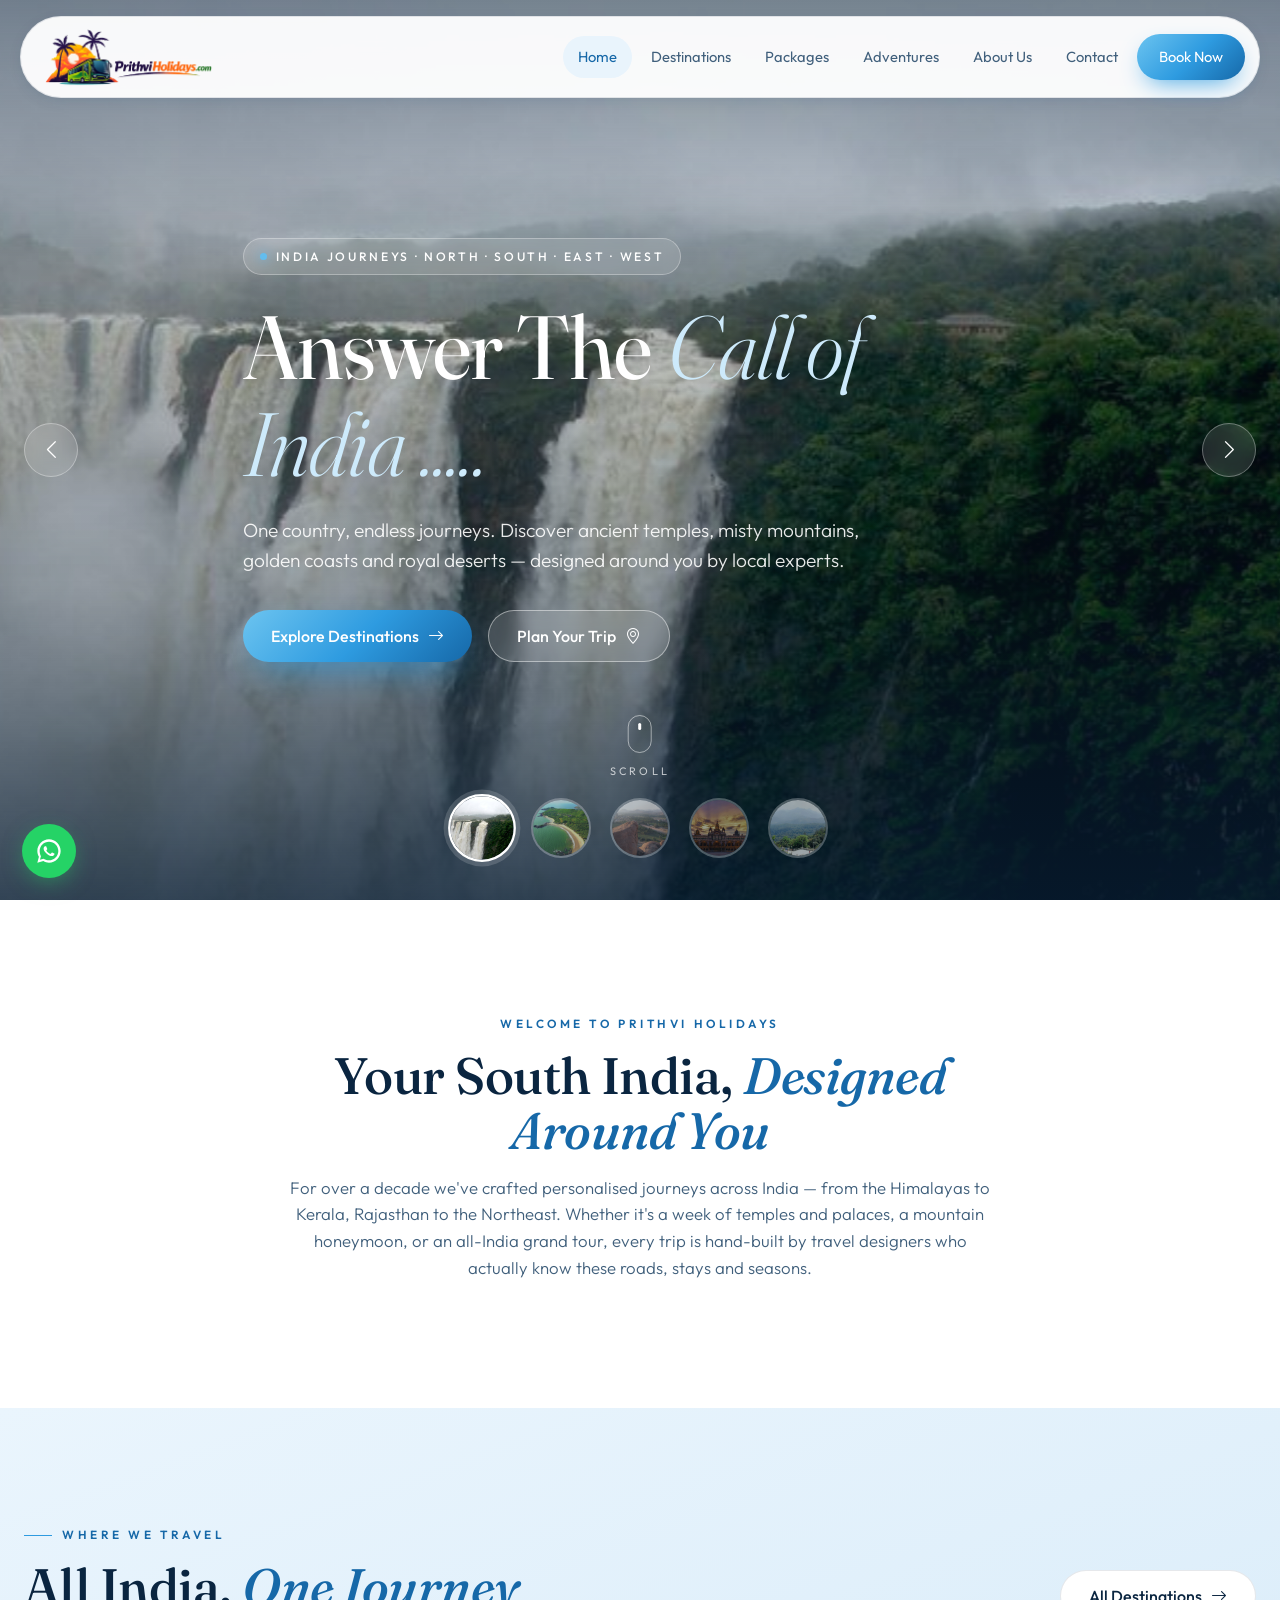
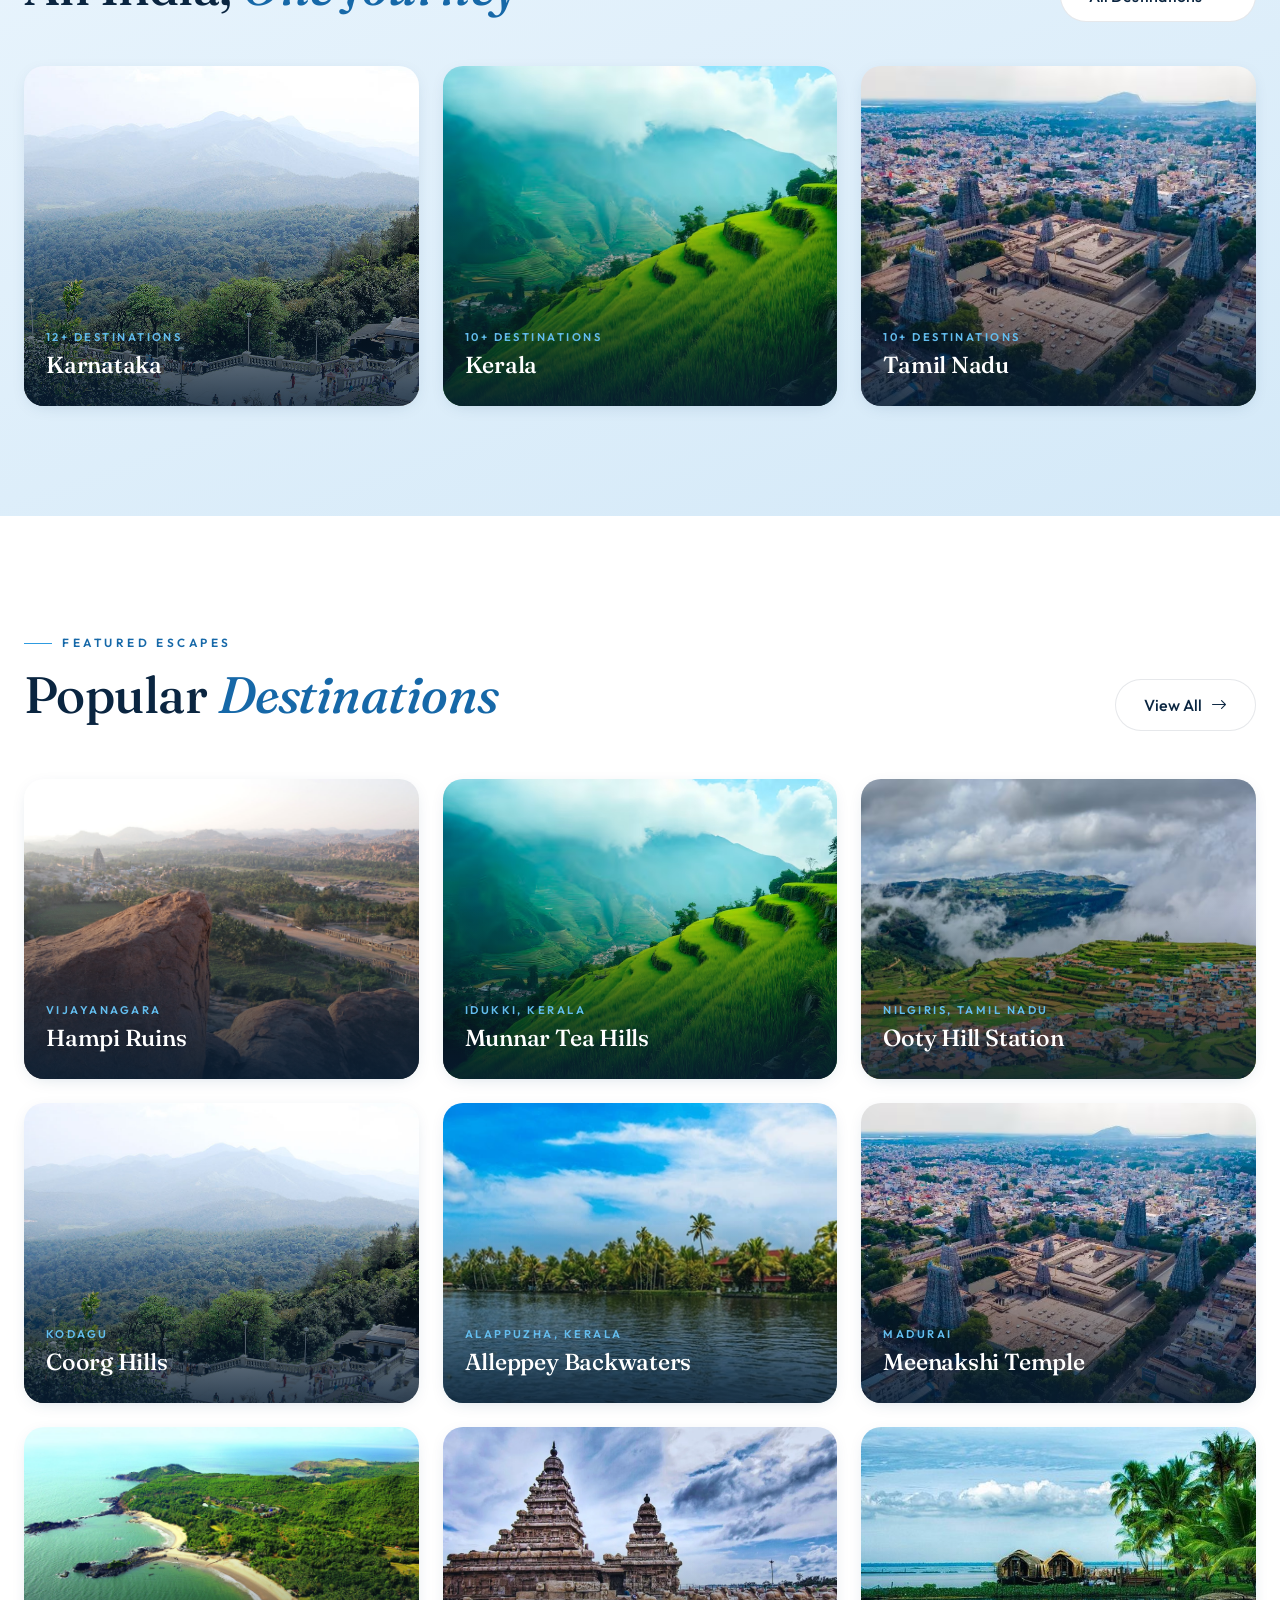
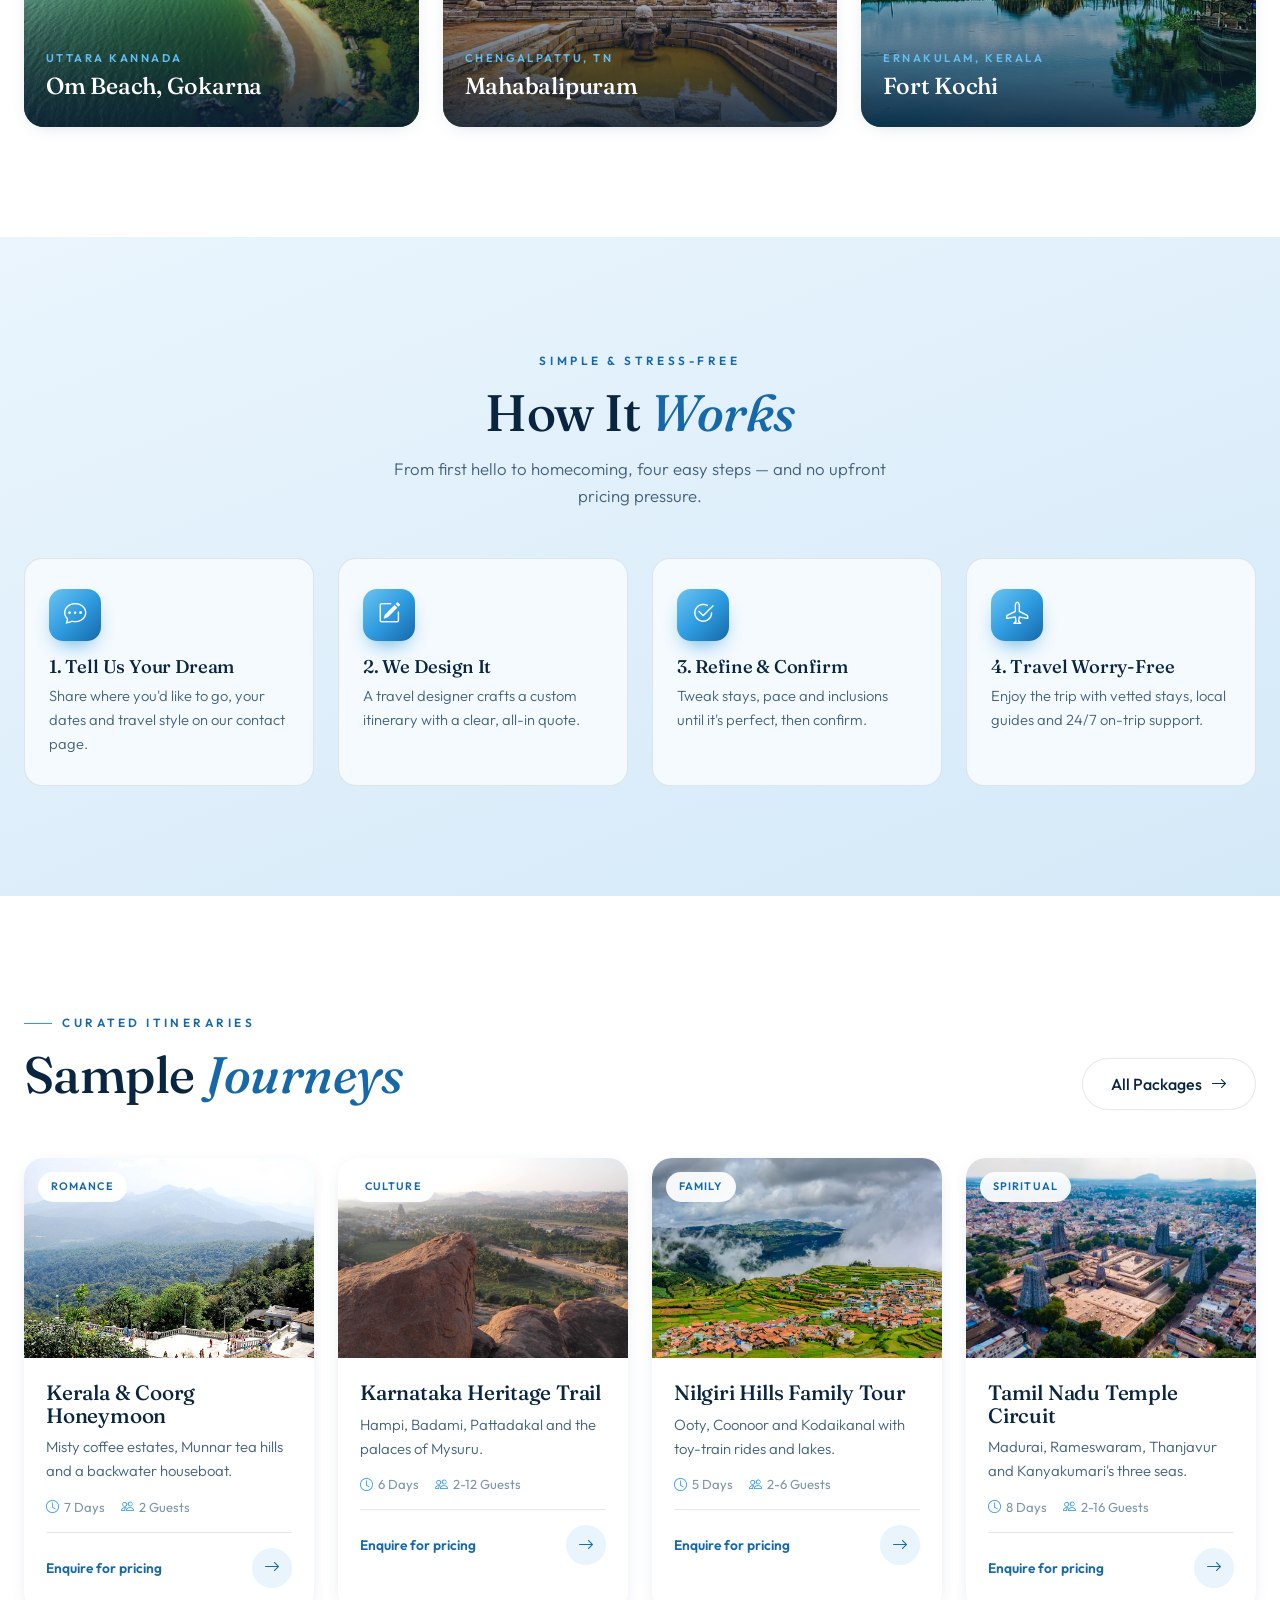
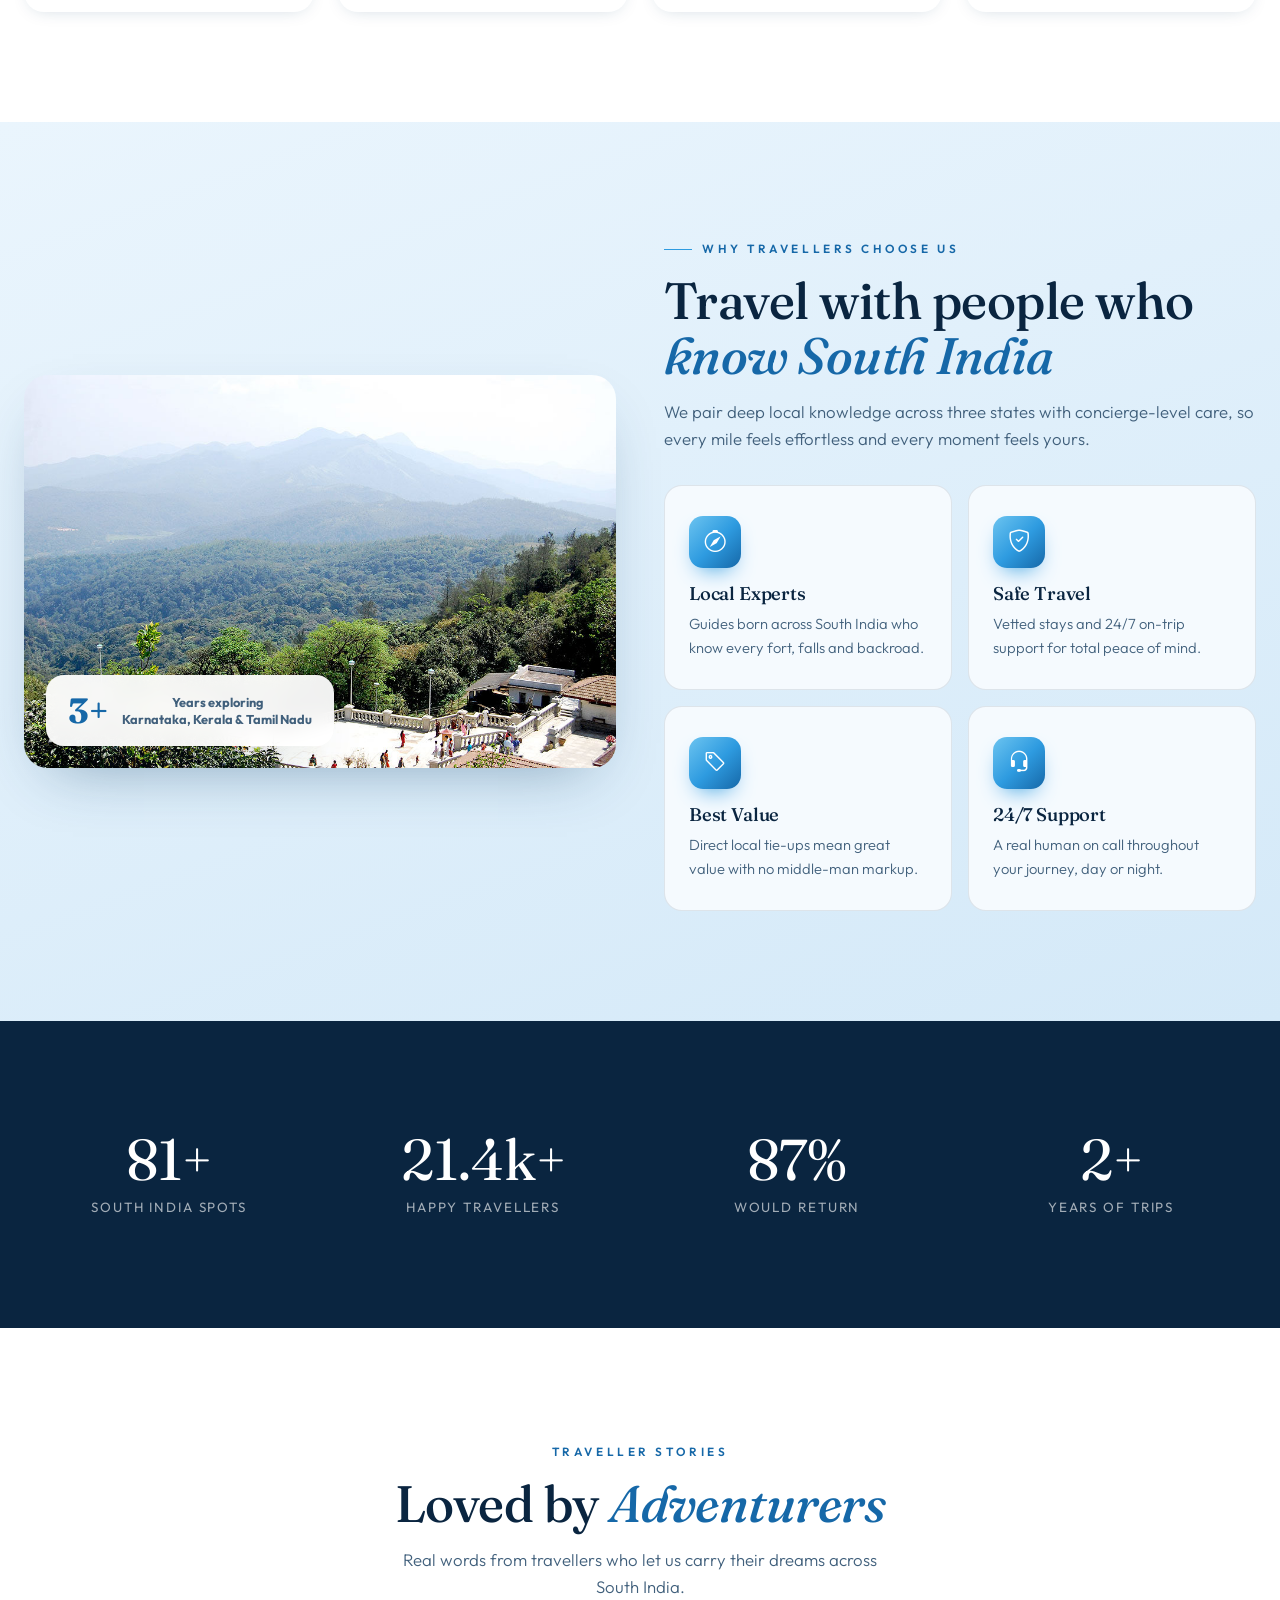
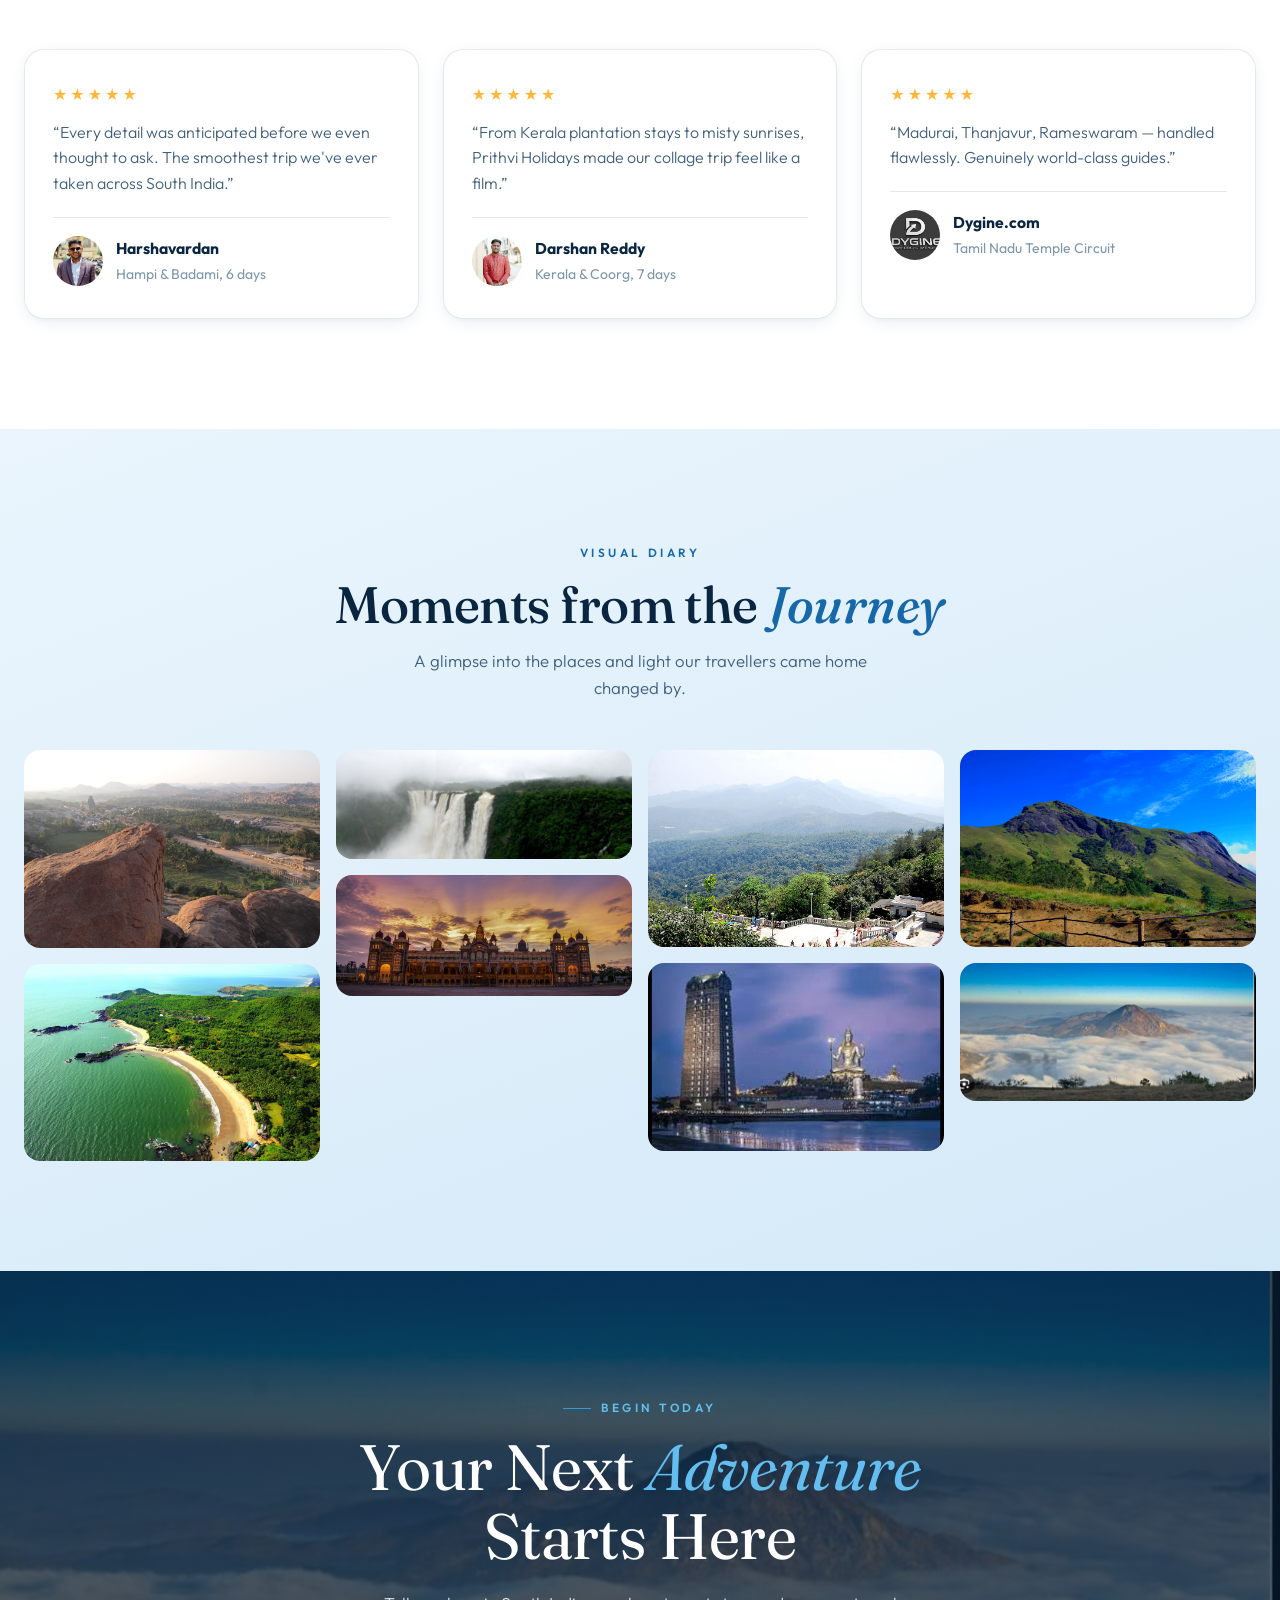
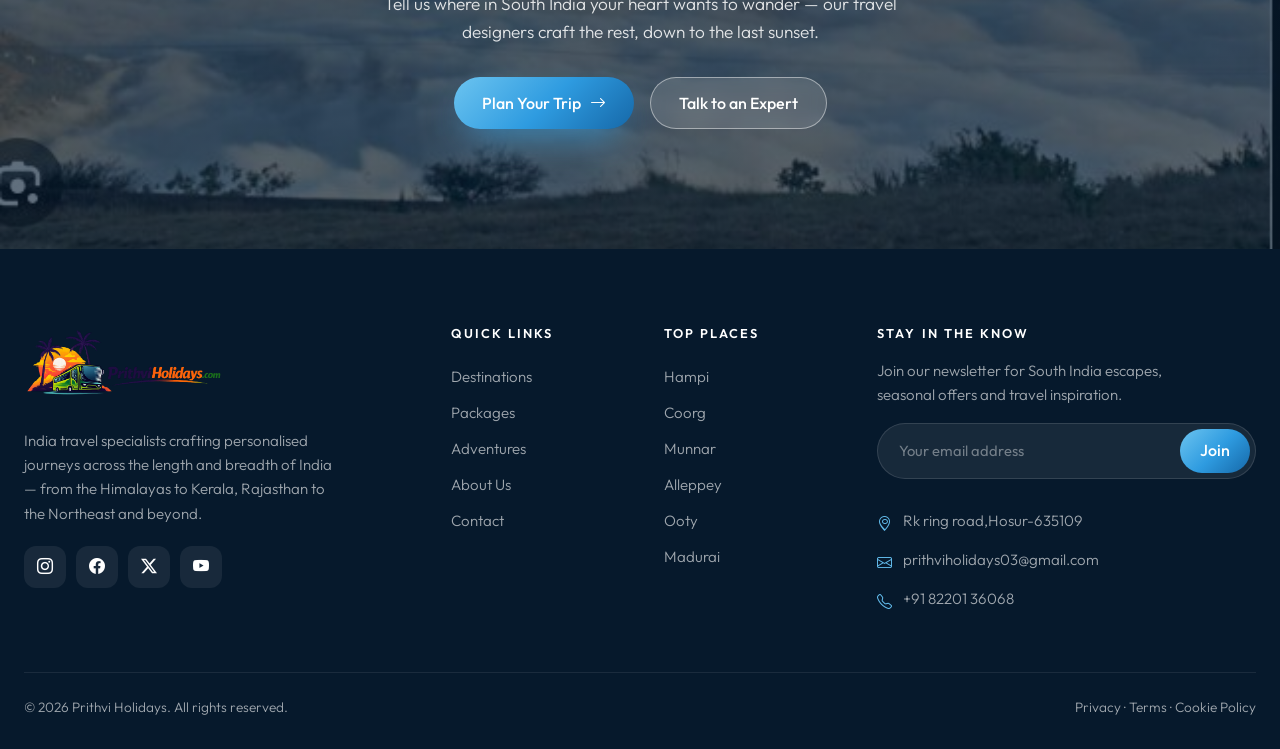
<file: index.html>
<!DOCTYPE html>
<html lang="en">
<head>
<meta charset="UTF-8">
<meta name="viewport" content="width=device-width, initial-scale=1.0">
<title>India Travel &amp; Tours — Prithvi Holidays</title>
<meta name="description" content="Discover incredible destinations across India with Prithvi Holidays — your trusted travel specialists. Himalayas, Rajasthan, Kerala, Goa, Ladakh and more.">
<link rel="preconnect" href="https://fonts.googleapis.com">
<link rel="preconnect" href="https://fonts.gstatic.com" crossorigin>
<link href="https://fonts.googleapis.com/css2?family=Fraunces:ital,opsz,wght@0,9..144,300..600;1,9..144,400..500&family=Outfit:wght@300;400;500;600;700&display=swap" rel="stylesheet">
<link href="vendor/bootstrap/css/bootstrap.min.css" rel="stylesheet">
<link href="vendor/bootstrap-icons/bootstrap-icons.min.css" rel="stylesheet">
<link href="css/style.css" rel="stylesheet">
</head>
<body>
<div id="loader"><div class="mk"><span class="dot"></span>Prithvi Holidays</div><div class="bar"><span></span></div></div>

<nav class="navbar fixed-top">
  <div class="nav-shell">
    <a href="index.html" class="brand">
  <img src="images/logo.png" alt="Prithvi Holidays" class="nav-logo">
</a>
    <div class="nav-menu">
      <a href="index.html" class="active">Home</a><a href="destinations.html" class="">Destinations</a><a href="packages.html" class="">Packages</a><a href="adventures.html" class="">Adventures</a><a href="about.html" class="">About Us</a><a href="contact.html" class="">Contact</a>
      <a href="contact.html" class="nav-cta">Book Now</a>
    </div>
    <button class="nav-toggle" aria-label="Menu"><span></span><span></span><span></span></button>
  </div>
</nav>

<section class="hero">
  <div id="heroCarousel" class="carousel slide carousel-fade" data-bs-ride="carousel">
    <div class="carousel-inner"><div class="carousel-item active" data-bs-interval="5000"><div class="hero-slide" style="background-image:url('images/jogfalls.jpg')"></div></div><div class="carousel-item " data-bs-interval="5000"><div class="hero-slide" style="background-image:url('images/ombeach.jpg')"></div></div><div class="carousel-item " data-bs-interval="5000"><div class="hero-slide" style="background-image:url('images/hampi.jpg')"></div></div><div class="carousel-item " data-bs-interval="5000"><div class="hero-slide" style="background-image:url('images/mysuru.jpg')"></div></div><div class="carousel-item " data-bs-interval="5000"><div class="hero-slide" style="background-image:url('images/kodagu.jpg')"></div></div></div>
    <button class="carousel-control-prev" type="button" data-bs-target="#heroCarousel" data-bs-slide="prev"><span class="ctrl"><i class="bi bi-chevron-left"></i></span></button>
    <button class="carousel-control-next" type="button" data-bs-target="#heroCarousel" data-bs-slide="next"><span class="ctrl"><i class="bi bi-chevron-right"></i></span></button>
  </div>
  <div class="hero-overlay"></div>
  <div class="hero-content"><div class="container-x">
    <span class="hero-tag"><span class="pin"></span>India Journeys &middot; North &middot; South &middot; East &middot; West</span>
    <h1>Answer The <em>Call of India .....</em></h1>
    <p>One country, endless journeys. Discover ancient temples, misty mountains, golden coasts and royal deserts — designed around you by local experts.</p>
    <div class="d-flex gap-3 flex-wrap">
      <a href="destinations.html" class="btn btn-grad">Explore Destinations <i class="bi bi-arrow-right"></i></a>
      <a href="contact.html" class="btn btn-ghost-light">Plan Your Trip <i class="bi bi-geo-alt"></i></a>
    </div>
  </div></div>
  <div class="carousel-indicators hero-indicators"><button type="button" data-bs-target="#heroCarousel" data-bs-slide-to="0" class="active" style="background-image:url('images/jogfalls.jpg')" aria-label="Slide 1"></button><button type="button" data-bs-target="#heroCarousel" data-bs-slide-to="1" class="" style="background-image:url('images/ombeach.jpg')" aria-label="Slide 2"></button><button type="button" data-bs-target="#heroCarousel" data-bs-slide-to="2" class="" style="background-image:url('images/hampi.jpg')" aria-label="Slide 3"></button><button type="button" data-bs-target="#heroCarousel" data-bs-slide-to="3" class="" style="background-image:url('images/mysuru.jpg')" aria-label="Slide 4"></button><button type="button" data-bs-target="#heroCarousel" data-bs-slide-to="4" class="" style="background-image:url('images/kodagu.jpg')" aria-label="Slide 5"></button></div>
  <div class="scroll-cue"><div class="mouse"></div>Scroll</div>
</section>

<section class="section"><div class="container-x">
  <div class="text-center center reveal" style="max-width:64ch;margin:0 auto">
    <span class="kicker">Welcome to Prithvi Holidays</span>
    <h2 class="sec-title">Your South India, <em>Designed Around You</em></h2>
    <p class="lead-soft mt-3">For over a decade we've crafted personalised journeys across India — from the Himalayas to Kerala, Rajasthan to the Northeast. Whether it's a week of temples and palaces, a mountain honeymoon, or an all-India grand tour, every trip is hand-built by travel designers who actually know these roads, stays and seasons.</p>
  </div>
</div></section>

<section class="section bg-soft"><div class="container-x">
  <div class="d-flex justify-content-between align-items-end flex-wrap gap-3 reveal" style="margin-bottom:44px">
    <div><span class="kicker">Where We Travel</span><h2 class="sec-title">All India, <em>One Journey</em></h2></div>
    <a href="destinations.html" class="btn btn-outline-ink">All Destinations <i class="bi bi-arrow-right"></i></a>
  </div>
  <div class="row g-4"><div class="col-lg-4 col-md-6"><a class="dest-card reveal" data-d="0" href="destinations.html" style="min-height:340px">
      <div class="ph" style="background-image:url('images/kodagu.jpg')"></div>
      <div class="meta">
        <div class="region">12+ destinations</div><h3>Karnataka</h3>
        <div class="row"><span class="go">Explore Karnataka <i class="bi bi-arrow-right"></i></span></div>
      </div></a></div><div class="col-lg-4 col-md-6"><a class="dest-card reveal" data-d="1" href="destinations.html" style="min-height:340px">
      <div class="ph" style="background-image:url('images/munnar.jpg')"></div>
      <div class="meta">
        <div class="region">10+ destinations</div><h3>Kerala</h3>
        <div class="row"><span class="go">Explore Kerala <i class="bi bi-arrow-right"></i></span></div>
      </div></a></div><div class="col-lg-4 col-md-6"><a class="dest-card reveal" data-d="2" href="destinations.html" style="min-height:340px">
      <div class="ph" style="background-image:url('images/madurai.jpg')"></div>
      <div class="meta">
        <div class="region">10+ destinations</div><h3>Tamil Nadu</h3>
        <div class="row"><span class="go">Explore Tamil Nadu <i class="bi bi-arrow-right"></i></span></div>
      </div></a></div></div>
</div></section>

<section class="section"><div class="container-x">
  <div class="d-flex justify-content-between align-items-end flex-wrap gap-3 reveal" style="margin-bottom:48px">
    <div><span class="kicker">Featured Escapes</span><h2 class="sec-title">Popular <em>Destinations</em></h2></div>
    <a href="destinations.html" class="btn btn-outline-ink">View All <i class="bi bi-arrow-right"></i></a>
  </div>
  <div class="row g-4"><div class="col-lg-4 col-md-6"><a class="dest-card reveal" data-d="0" href="contact.html">
      <div class="ph" style="background-image:url('images/hampi.jpg')"></div>
      <div class="meta">
        <div class="region">Vijayanagara</div><h3>Hampi Ruins</h3>
        <div class="row"><span class="go">Plan this trip <i class="bi bi-arrow-right"></i></span><span class="stars">&#9733;&#9733;&#9733;&#9733;&#9733;</span></div>
      </div></a></div><div class="col-lg-4 col-md-6"><a class="dest-card reveal" data-d="1" href="contact.html">
      <div class="ph" style="background-image:url('images/munnar.jpg')"></div>
      <div class="meta">
        <div class="region">Idukki, Kerala</div><h3>Munnar Tea Hills</h3>
        <div class="row"><span class="go">Plan this trip <i class="bi bi-arrow-right"></i></span><span class="stars">&#9733;&#9733;&#9733;&#9733;&#9733;</span></div>
      </div></a></div><div class="col-lg-4 col-md-6"><a class="dest-card reveal" data-d="2" href="contact.html">
      <div class="ph" style="background-image:url('images/ooty.jpg')"></div>
      <div class="meta">
        <div class="region">Nilgiris, Tamil Nadu</div><h3>Ooty Hill Station</h3>
        <div class="row"><span class="go">Plan this trip <i class="bi bi-arrow-right"></i></span><span class="stars">&#9733;&#9733;&#9733;&#9733;&#9733;</span></div>
      </div></a></div><div class="col-lg-4 col-md-6"><a class="dest-card reveal" data-d="0" href="contact.html">
      <div class="ph" style="background-image:url('images/kodagu.jpg')"></div>
      <div class="meta">
        <div class="region">Kodagu</div><h3>Coorg Hills</h3>
        <div class="row"><span class="go">Plan this trip <i class="bi bi-arrow-right"></i></span><span class="stars">&#9733;&#9733;&#9733;&#9733;&#9733;</span></div>
      </div></a></div><div class="col-lg-4 col-md-6"><a class="dest-card reveal" data-d="1" href="contact.html">
      <div class="ph" style="background-image:url('images/alleppey.jpg')"></div>
      <div class="meta">
        <div class="region">Alappuzha, Kerala</div><h3>Alleppey Backwaters</h3>
        <div class="row"><span class="go">Plan this trip <i class="bi bi-arrow-right"></i></span><span class="stars">&#9733;&#9733;&#9733;&#9733;&#9733;</span></div>
      </div></a></div><div class="col-lg-4 col-md-6"><a class="dest-card reveal" data-d="2" href="contact.html">
      <div class="ph" style="background-image:url('images/madurai.jpg')"></div>
      <div class="meta">
        <div class="region">Madurai</div><h3>Meenakshi Temple</h3>
        <div class="row"><span class="go">Plan this trip <i class="bi bi-arrow-right"></i></span><span class="stars">&#9733;&#9733;&#9733;&#9733;&#9733;</span></div>
      </div></a></div><div class="col-lg-4 col-md-6"><a class="dest-card reveal" data-d="0" href="contact.html">
      <div class="ph" style="background-image:url('images/ombeach.jpg')"></div>
      <div class="meta">
        <div class="region">Uttara Kannada</div><h3>Om Beach, Gokarna</h3>
        <div class="row"><span class="go">Plan this trip <i class="bi bi-arrow-right"></i></span><span class="stars">&#9733;&#9733;&#9733;&#9733;&#9733;</span></div>
      </div></a></div><div class="col-lg-4 col-md-6"><a class="dest-card reveal" data-d="1" href="contact.html">
      <div class="ph" style="background-image:url('images/mahabalipuram.jpg')"></div>
      <div class="meta">
        <div class="region">Chengalpattu, TN</div><h3>Mahabalipuram</h3>
        <div class="row"><span class="go">Plan this trip <i class="bi bi-arrow-right"></i></span><span class="stars">&#9733;&#9733;&#9733;&#9733;&#9733;</span></div>
      </div></a></div><div class="col-lg-4 col-md-6"><a class="dest-card reveal" data-d="2" href="contact.html">
      <div class="ph" style="background-image:url('images/kochi.jpg')"></div>
      <div class="meta">
        <div class="region">Ernakulam, Kerala</div><h3>Fort Kochi</h3>
        <div class="row"><span class="go">Plan this trip <i class="bi bi-arrow-right"></i></span><span class="stars">&#9733;&#9733;&#9733;&#9733;&#9733;</span></div>
      </div></a></div></div>
</div></section>

<section class="section bg-soft"><div class="container-x">
  <div class="text-center center reveal" style="margin-bottom:48px">
    <span class="kicker">Simple &amp; Stress-Free</span>
    <h2 class="sec-title">How It <em>Works</em></h2>
    <p class="lead-soft mt-3 mx-auto" style="max-width:46ch">From first hello to homecoming, four easy steps — and no upfront pricing pressure.</p></div>
  <div class="row g-4">
    <div class="col-lg-3 col-md-6"><div class="feature reveal" data-d="0"><div class="ic"><i class="bi bi-chat-dots"></i></div><h4>1. Tell Us Your Dream</h4><p>Share where you'd like to go, your dates and travel style on our contact page.</p></div></div>
    <div class="col-lg-3 col-md-6"><div class="feature reveal" data-d="1"><div class="ic"><i class="bi bi-pencil-square"></i></div><h4>2. We Design It</h4><p>A travel designer crafts a custom itinerary with a clear, all-in quote.</p></div></div>
    <div class="col-lg-3 col-md-6"><div class="feature reveal" data-d="2"><div class="ic"><i class="bi bi-check2-circle"></i></div><h4>3. Refine &amp; Confirm</h4><p>Tweak stays, pace and inclusions until it's perfect, then confirm.</p></div></div>
    <div class="col-lg-3 col-md-6"><div class="feature reveal" data-d="3"><div class="ic"><i class="bi bi-airplane"></i></div><h4>4. Travel Worry-Free</h4><p>Enjoy the trip with vetted stays, local guides and 24/7 on-trip support.</p></div></div>
  </div>
</div></section>

<section class="section"><div class="container-x">
  <div class="d-flex justify-content-between align-items-end flex-wrap gap-3 reveal" style="margin-bottom:48px">
    <div><span class="kicker">Curated Itineraries</span><h2 class="sec-title">Sample <em>Journeys</em></h2></div>
    <a href="packages.html" class="btn btn-outline-ink">All Packages <i class="bi bi-arrow-right"></i></a>
  </div>
  <div class="row g-4"><div class="col-lg-3 col-md-6"><div class="pkg-card reveal" data-d="0">
      <div class="img"><div class="ph" style="background-image:url('images/kodagu.jpg')"></div><span class="tag">Romance</span></div>
      <div class="body">
        <h3>Kerala &amp; Coorg Honeymoon</h3><p>Misty coffee estates, Munnar tea hills and a backwater houseboat.</p>
        <div class="meta-row"><span><i class="bi bi-clock"></i>7 Days</span><span><i class="bi bi-people"></i>2 Guests</span></div>
        <div class="ft"><span class="enq">Enquire for pricing</span>
        <a href="contact.html" aria-label="Enquire"><i class="bi bi-arrow-right"></i></a></div>
      </div></div></div><div class="col-lg-3 col-md-6"><div class="pkg-card reveal" data-d="1">
      <div class="img"><div class="ph" style="background-image:url('images/hampi.jpg')"></div><span class="tag">Culture</span></div>
      <div class="body">
        <h3>Karnataka Heritage Trail</h3><p>Hampi, Badami, Pattadakal and the palaces of Mysuru.</p>
        <div class="meta-row"><span><i class="bi bi-clock"></i>6 Days</span><span><i class="bi bi-people"></i>2-12 Guests</span></div>
        <div class="ft"><span class="enq">Enquire for pricing</span>
        <a href="contact.html" aria-label="Enquire"><i class="bi bi-arrow-right"></i></a></div>
      </div></div></div><div class="col-lg-3 col-md-6"><div class="pkg-card reveal" data-d="2">
      <div class="img"><div class="ph" style="background-image:url('images/ooty.jpg')"></div><span class="tag">Family</span></div>
      <div class="body">
        <h3>Nilgiri Hills Family Tour</h3><p>Ooty, Coonoor and Kodaikanal with toy-train rides and lakes.</p>
        <div class="meta-row"><span><i class="bi bi-clock"></i>5 Days</span><span><i class="bi bi-people"></i>2-6 Guests</span></div>
        <div class="ft"><span class="enq">Enquire for pricing</span>
        <a href="contact.html" aria-label="Enquire"><i class="bi bi-arrow-right"></i></a></div>
      </div></div></div><div class="col-lg-3 col-md-6"><div class="pkg-card reveal" data-d="3">
      <div class="img"><div class="ph" style="background-image:url('images/madurai.jpg')"></div><span class="tag">Spiritual</span></div>
      <div class="body">
        <h3>Tamil Nadu Temple Circuit</h3><p>Madurai, Rameswaram, Thanjavur and Kanyakumari's three seas.</p>
        <div class="meta-row"><span><i class="bi bi-clock"></i>8 Days</span><span><i class="bi bi-people"></i>2-16 Guests</span></div>
        <div class="ft"><span class="enq">Enquire for pricing</span>
        <a href="contact.html" aria-label="Enquire"><i class="bi bi-arrow-right"></i></a></div>
      </div></div></div></div>
</div></section>

<section class="section bg-soft">
  <div class="container-x">
    <div class="row g-5 align-items-center">
      <div class="col-lg-6 reveal">
        <div class="frame"><img src="images/kodagu.jpg" alt="Travel across South India">
          <div class="badge"><span class="num">3+</span><span class="lbl">Years exploring<br>Karnataka, Kerala &amp; Tamil Nadu</span></div></div>
      </div>
      <div class="col-lg-6 reveal" data-d="1">
        <span class="kicker">Why Travellers Choose Us</span>
        <h2 class="sec-title">Travel with people who <em>know South India</em></h2>
        <p class="lead-soft mt-3">We pair deep local knowledge across three states with concierge-level care, so every mile feels effortless and every moment feels yours.</p>
        <div class="row g-3 mt-2"><div class="col-sm-6"><div class="feature reveal" data-d="0"><div class="ic"><i class="bi bi-compass"></i></div><h4>Local Experts</h4><p>Guides born across South India who know every fort, falls and backroad.</p></div></div><div class="col-sm-6"><div class="feature reveal" data-d="1"><div class="ic"><i class="bi bi-shield-check"></i></div><h4>Safe Travel</h4><p>Vetted stays and 24/7 on-trip support for total peace of mind.</p></div></div><div class="col-sm-6"><div class="feature reveal" data-d="0"><div class="ic"><i class="bi bi-tag"></i></div><h4>Best Value</h4><p>Direct local tie-ups mean great value with no middle-man markup.</p></div></div><div class="col-sm-6"><div class="feature reveal" data-d="1"><div class="ic"><i class="bi bi-headset"></i></div><h4>24/7 Support</h4><p>A real human on call throughout your journey, day or night.</p></div></div></div>
      </div>
    </div>
  </div>
</section>

<section class="section bg-ink"><div class="container-x"><div class="row g-4 text-center"><div class="col-6 col-md-3 stat reveal" data-d="0"><div class="n" data-to="90" data-suf="+">0</div><div class="l">South India Spots</div></div><div class="col-6 col-md-3 stat reveal" data-d="1"><div class="n" data-to="24000" data-suf="+">0</div><div class="l">Happy Travellers</div></div><div class="col-6 col-md-3 stat reveal" data-d="2"><div class="n" data-to="98" data-suf="%">0</div><div class="l">Would Return</div></div><div class="col-6 col-md-3 stat reveal" data-d="3"><div class="n" data-to="3" data-suf="+">0</div><div class="l">Years of Trips</div></div></div></div></section>

<section class="section">
  <div class="container-x">
    <div class="text-center center reveal" style="margin-bottom:48px">
      <span class="kicker">Traveller Stories</span>
      <h2 class="sec-title">Loved by <em>Adventurers</em></h2>
      <p class="lead-soft mt-3 mx-auto" style="max-width:46ch">Real words from travellers who let us carry their dreams across South India.</p></div>
    <div class="row g-4"><div class="col-lg-4"><div class="tst reveal" data-d="0">
      <div class="stars">&#9733;&#9733;&#9733;&#9733;&#9733;</div><p>&ldquo;Every detail was anticipated before we even thought to ask. The smoothest trip we've ever taken across South India.&rdquo;</p>
      <div class="who"><img src="images/avatar-1.png" alt="Harshavardan"><div><b>Harshavardan</b><small>Hampi &amp; Badami, 6 days</small></div></div></div></div><div class="col-lg-4"><div class="tst reveal" data-d="1">
      <div class="stars">&#9733;&#9733;&#9733;&#9733;&#9733;</div><p>&ldquo;From Kerala plantation stays to misty sunrises, Prithvi Holidays made our collage trip feel like a film.&rdquo;</p>
      <div class="who"><img src="images/avatar-2.png" alt="Darshan Reddy"><div><b>Darshan Reddy</b><small>Kerala &amp; Coorg, 7 days</small></div></div></div></div><div class="col-lg-4"><div class="tst reveal" data-d="2">
      <div class="stars">&#9733;&#9733;&#9733;&#9733;&#9733;</div><p>&ldquo;Madurai, Thanjavur, Rameswaram — handled flawlessly. Genuinely world-class guides.&rdquo;</p>
      <div class="who"><img src="images/avatar-3.png" alt="Dygine.com "><div><b>Dygine.com </b><small>Tamil Nadu Temple Circuit</small></div></div></div></div></div>
  </div>
</section>

<section class="section bg-soft">
  <div class="container-x">
    <div class="text-center center reveal" style="margin-bottom:48px">
      <span class="kicker">Visual Diary</span>
      <h2 class="sec-title">Moments from the <em>Journey</em></h2>
      <p class="lead-soft mt-3 mx-auto" style="max-width:46ch">A glimpse into the places and light our travellers came home changed by.</p></div>
    <div class="gallery reveal"><a class="g" href="destinations.html"><img src="images/hampi.jpg" alt="Hampi"><span>Hampi</span></a><a class="g" href="destinations.html"><img src="images/ombeach.jpg" alt="Om Beach"><span>Om Beach</span></a><a class="g" href="destinations.html"><img src="images/jogfalls.jpg" alt="Jog Falls"><span>Jog Falls</span></a><a class="g" href="destinations.html"><img src="images/mysuru.jpg" alt="Mysore Palace"><span>Mysore Palace</span></a><a class="g" href="destinations.html"><img src="images/kodagu.jpg" alt="Coorg"><span>Coorg</span></a><a class="g" href="destinations.html"><img src="images/murudeshwara.jpg" alt="Murudeshwara"><span>Murudeshwara</span></a><a class="g" href="destinations.html"><img src="images/westrenghats.jpg" alt="Western Ghats"><span>Western Ghats</span></a><a class="g" href="destinations.html"><img src="images/nandihills.jpg" alt="Nandi Hills"><span>Nandi Hills</span></a></div>
  </div>
</section>

<section class="cta">
      <div class="bg" style="background-image:url('images/nandihills.jpg')"></div>
      <div class="inner"><div class="container-x reveal">
        <span class="kicker center" style="color:var(--blue-bright)">Begin Today</span>
        <h2>Your Next <em>Adventure</em> Starts Here</h2>
        <p>Tell us where in South India your heart wants to wander — our travel designers craft the rest, down to the last sunset.</p>
        <div class="d-flex gap-3 justify-content-center flex-wrap">
          <a href="contact.html" class="btn btn-grad">Plan Your Trip <i class="bi bi-arrow-right"></i></a>
          <a href="tel:+918012345678" class="btn btn-ghost-light">Talk to an Expert</a>
        </div></div></div></section>

<footer>
  <div class="container-x">
    <div class="row g-5">
      <div class="col-lg-4 col-md-6">
        <div class="brand">
  <img src="images/logo.png" alt="Prithvi Holidays" class="footer-logo">
</div>
        <p class="about">India travel specialists crafting personalised journeys across the length and breadth of India &mdash; from the Himalayas to Kerala, Rajasthan to the Northeast and beyond.</p>
        <div class="socials">
          <a href="#"><i class="bi bi-instagram"></i></a><a href="#"><i class="bi bi-facebook"></i></a>
          <a href="#"><i class="bi bi-twitter-x"></i></a><a href="#"><i class="bi bi-youtube"></i></a>
        </div>
      </div>
      <div class="col-lg-2 col-md-6 col-6">
        <h5>Quick Links</h5>
        <div class="foot-links">
          <a href="destinations.html">Destinations</a><a href="packages.html">Packages</a>
          <a href="adventures.html">Adventures</a><a href="about.html">About Us</a><a href="contact.html">Contact</a>
        </div>
      </div>
      <div class="col-lg-2 col-md-6 col-6">
        <h5>Top Places</h5>
        <div class="foot-links">
          <a href="destinations.html">Hampi</a><a href="destinations.html">Coorg</a>
          <a href="destinations.html">Munnar</a><a href="destinations.html">Alleppey</a><a href="destinations.html">Ooty</a><a href="destinations.html">Madurai</a>
        </div>
      </div>
      <div class="col-lg-4 col-md-6 news">
        <h5>Stay in the Know</h5>
        <p class="about mb-3">Join our newsletter for South India escapes, seasonal offers and travel inspiration.</p>
        <div class="field"><input type="email" id="newsEmail" placeholder="Your email address"><button id="newsBtn">Join</button></div>
        <div class="ok" id="newsOk">Welcome aboard — check your inbox &#10022;</div>
        <div class="foot-contact mt-4">
          <div><i class="bi bi-geo-alt"></i> Rk ring road,Hosur-635109</div>
          <div><i class="bi bi-envelope"></i> prithviholidays03@gmail.com</div>
          <div><i class="bi bi-telephone"></i> +91 82201 36068</div>
        </div>
      </div>
    </div>
    <div class="foot-bottom">
      <span>&copy; <span id="year">2026</span> Prithvi Holidays. All rights reserved.</span>
      <span>Privacy &middot; Terms &middot; Cookie Policy</span>
    </div>
  </div>
</footer>
<button class="to-top" aria-label="Back to top"><i class="bi bi-arrow-up"></i></button>
<a href="https://wa.me/82201 36068" class="whatsapp-float" target="_blank" rel="noopener" aria-label="Chat on WhatsApp">
  <svg xmlns="http://www.w3.org/2000/svg" viewBox="0 0 48 48" width="28" height="28" fill="#fff">
    <path d="M24 4C13 4 4 13 4 24c0 3.6 1 7 2.7 9.9L4 44l10.4-2.7C17.1 43 20.5 44 24 44c11 0 20-9 20-20S35 4 24 4zm0 36c-3.1 0-6.1-.8-8.7-2.4l-.6-.4-6.2 1.6 1.7-6-.4-.6C8.8 30.1 8 27.1 8 24 8 15.2 15.2 8 24 8s16 7.2 16 16-7.2 16-16 16zm8.8-11.8c-.5-.2-2.8-1.4-3.2-1.5-.4-.2-.7-.2-1 .2-.3.4-1.2 1.5-1.5 1.9-.3.3-.5.4-1 .1-.5-.2-2-.7-3.8-2.3-1.4-1.2-2.3-2.8-2.6-3.2-.3-.5 0-.7.2-1 .2-.2.5-.5.7-.8.2-.3.3-.5.4-.8.1-.3 0-.6-.1-.8-.1-.2-1-2.5-1.4-3.4-.4-.9-.7-.8-1-.8h-.9c-.3 0-.8.1-1.2.6-.4.5-1.6 1.5-1.6 3.8 0 2.2 1.6 4.4 1.9 4.7.2.3 3.1 4.8 7.6 6.7 1.1.5 1.9.7 2.6.9 1.1.3 2.1.3 2.9.2.9-.1 2.8-1.1 3.2-2.2.4-1.1.4-2 .3-2.2-.2-.2-.5-.3-1-.5z"/>
  </svg>
</a>
<script src="vendor/bootstrap/js/bootstrap.bundle.min.js"></script>
<script src="js/main.js"></script>
</body>
</html>
</file>
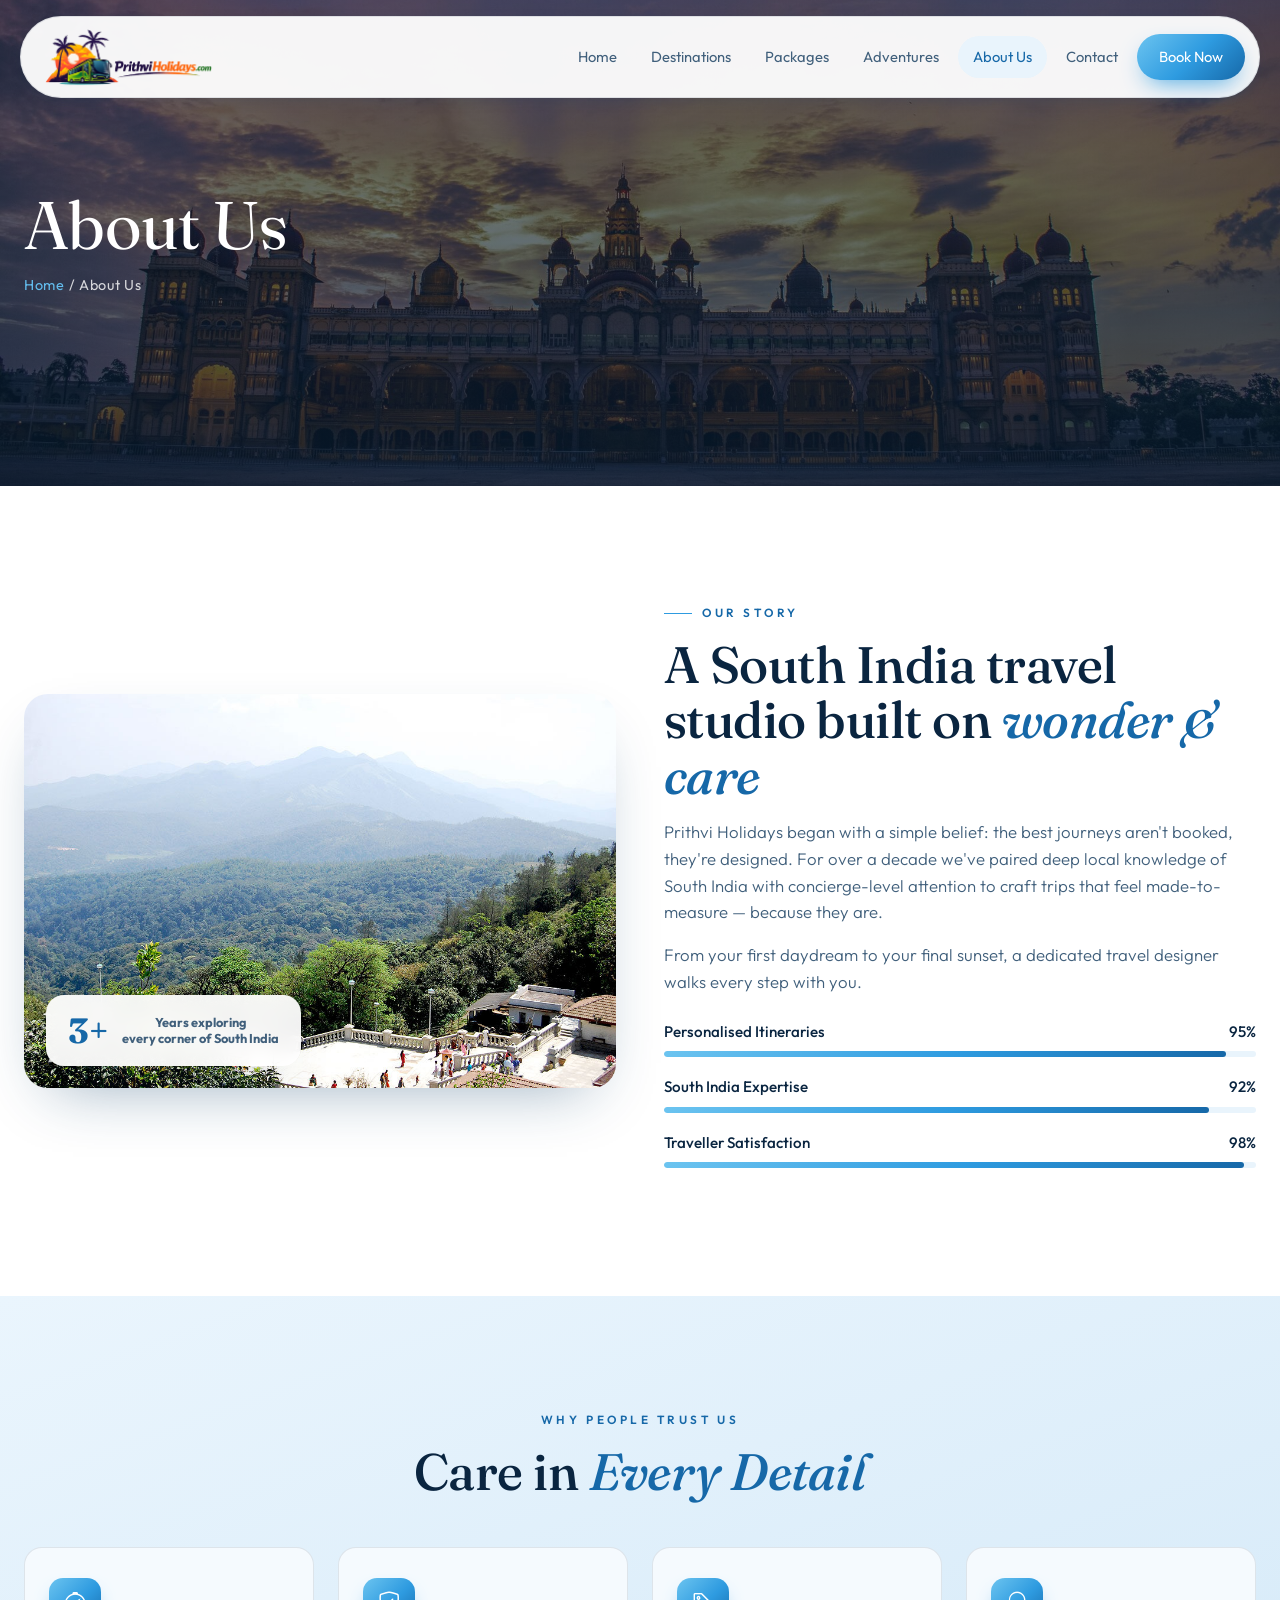
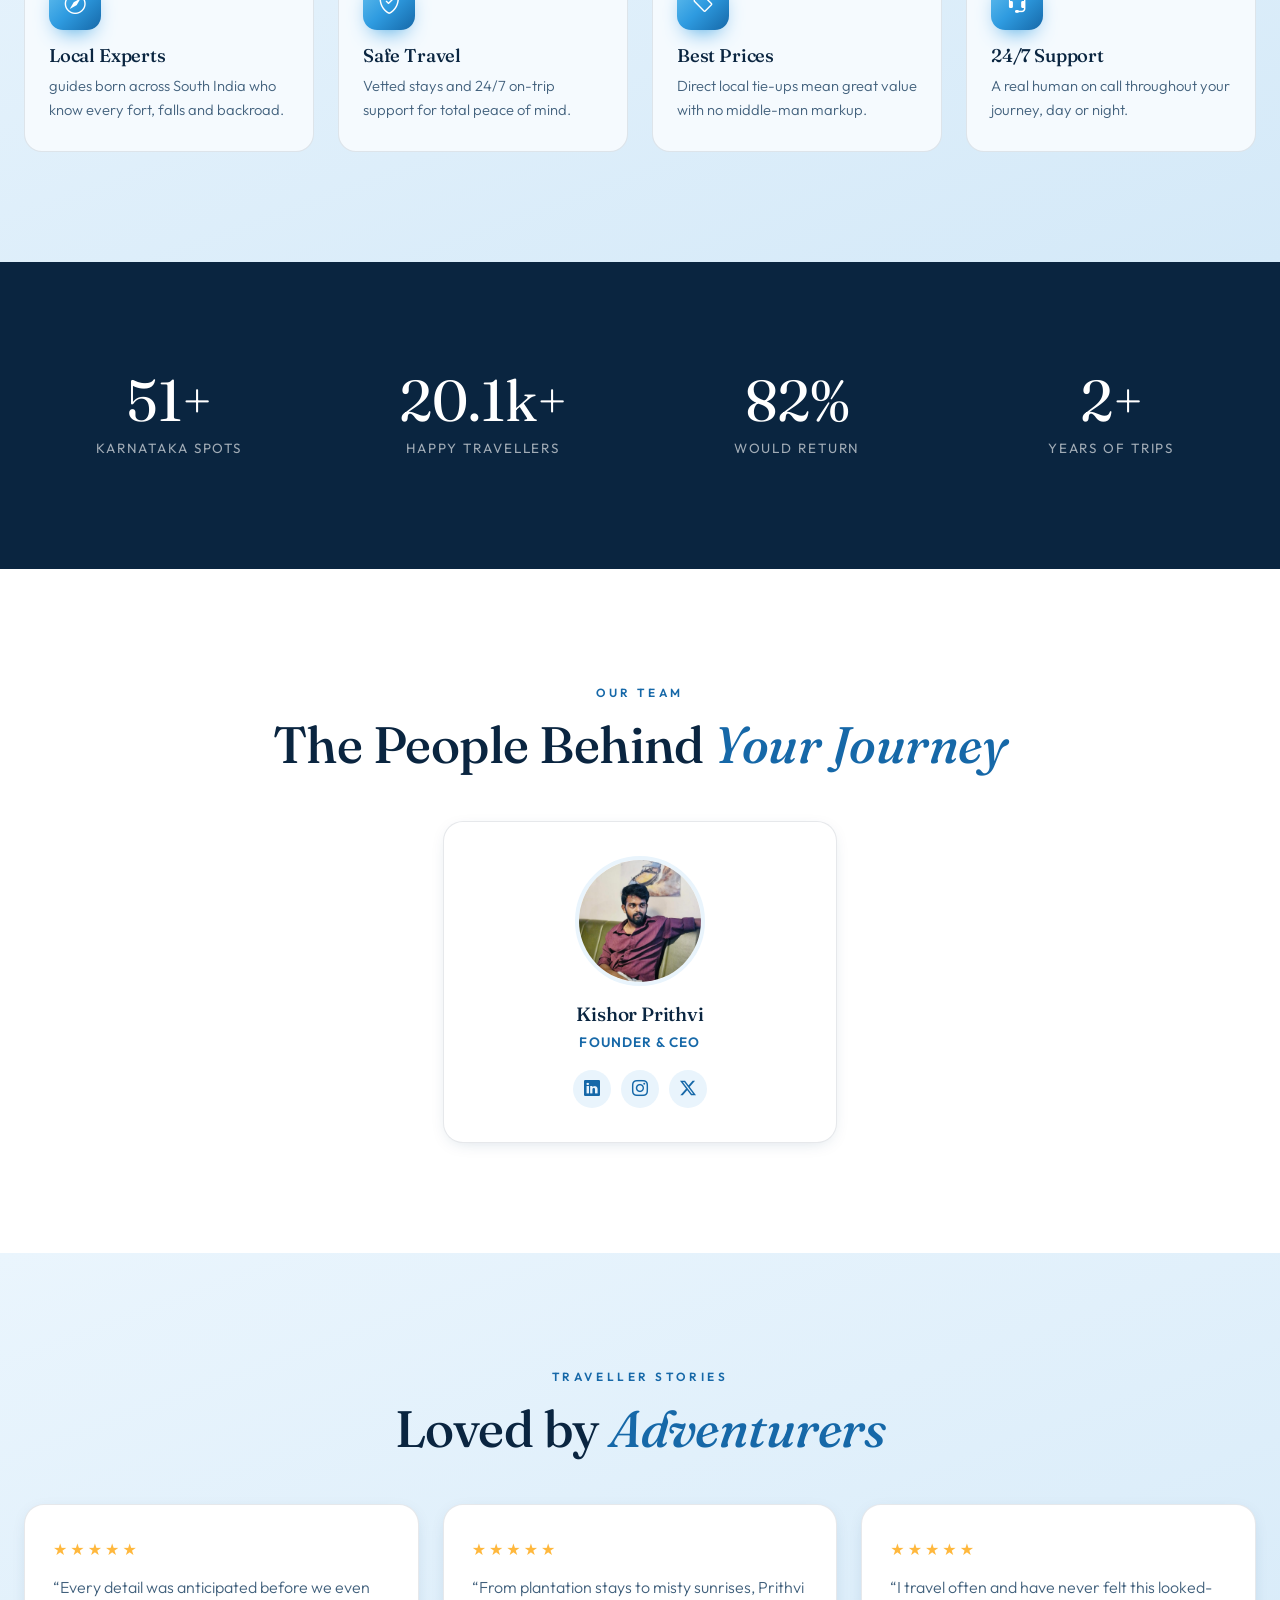
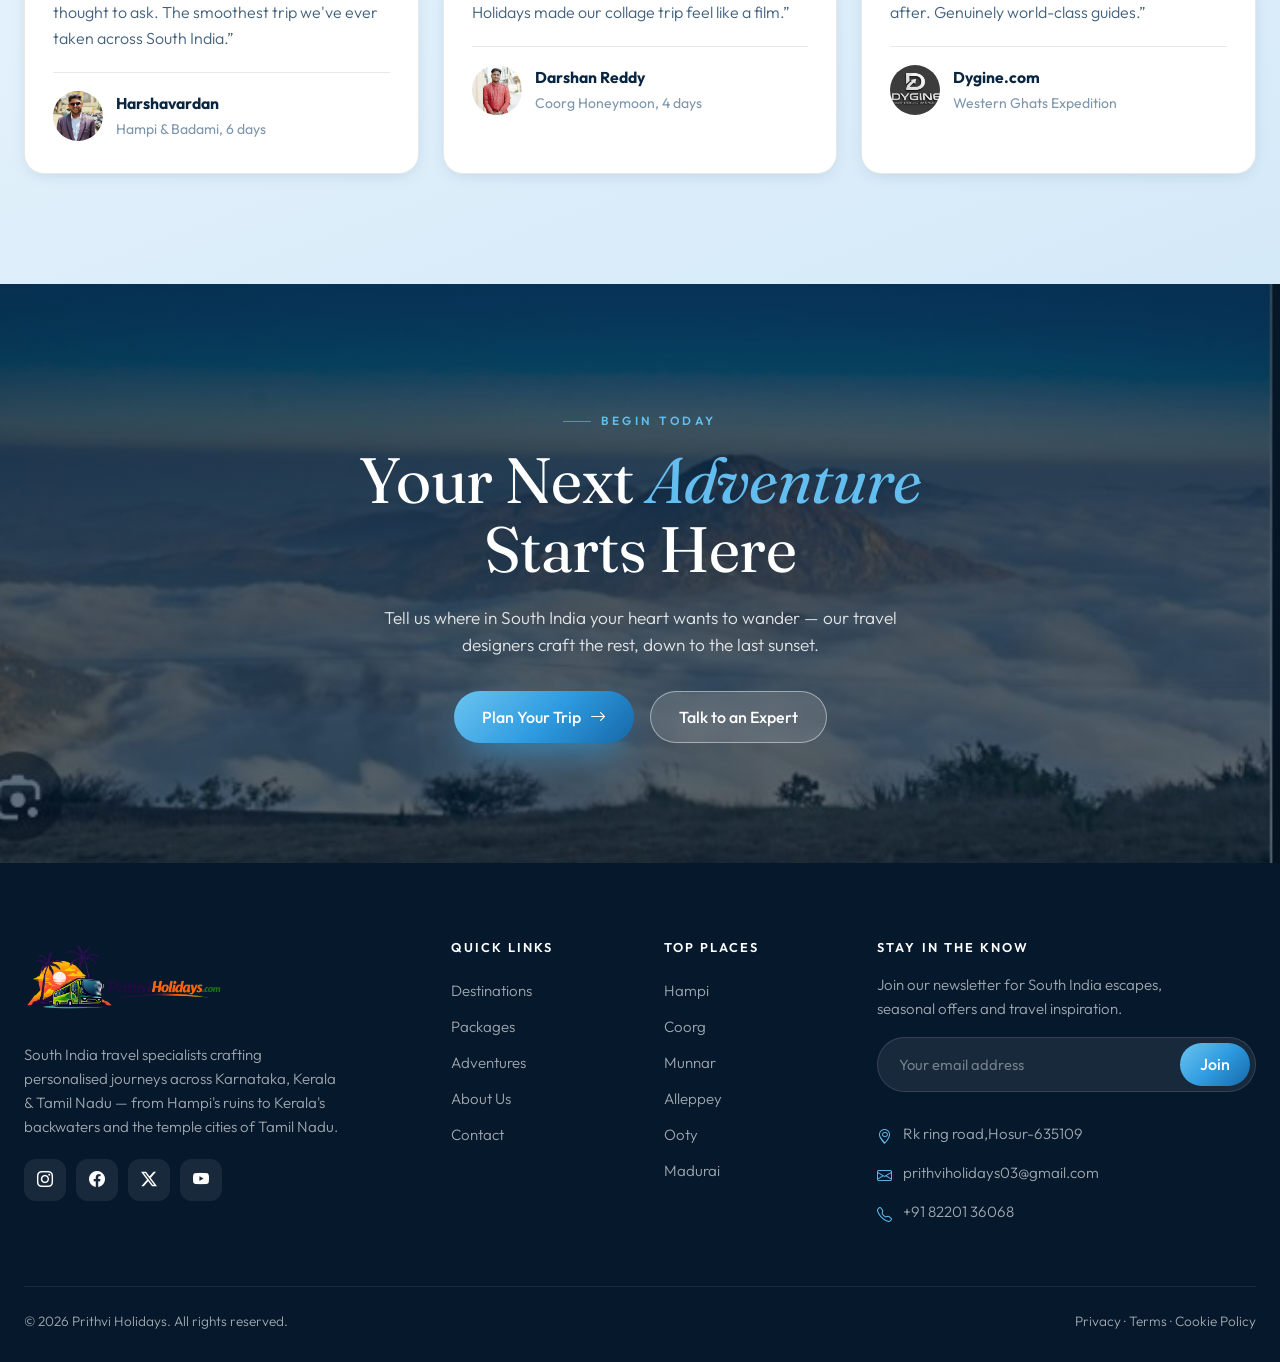
<file: about.html>
<!DOCTYPE html>
<html lang="en">
<head>
<meta charset="UTF-8">
<meta name="viewport" content="width=device-width, initial-scale=1.0">
<title>About Us — Prithvi Holidays</title>
<meta name="description" content="Prithvi Holidays — 12 years crafting extraordinary, personalised South India travel.">
<link rel="preconnect" href="https://fonts.googleapis.com">
<link rel="preconnect" href="https://fonts.gstatic.com" crossorigin>
<link href="https://fonts.googleapis.com/css2?family=Fraunces:ital,opsz,wght@0,9..144,300..600;1,9..144,400..500&family=Outfit:wght@300;400;500;600;700&display=swap" rel="stylesheet">
<link href="vendor/bootstrap/css/bootstrap.min.css" rel="stylesheet">
<link href="vendor/bootstrap-icons/bootstrap-icons.min.css" rel="stylesheet">
<link href="css/style.css" rel="stylesheet">
</head>
<body>
<div id="loader"><div class="mk"><span class="dot"></span>Prithvi Holidays</div><div class="bar"><span></span></div></div>

<nav class="navbar fixed-top">
  <div class="nav-shell">
    <a href="index.html" class="brand">
      <img src="images/logo.png" alt="Prithvi Holidays" class="nav-logo">
    </a>
    <div class="nav-menu">
      <a href="index.html" class="">Home</a><a href="destinations.html" class="">Destinations</a><a href="packages.html" class="">Packages</a><a href="adventures.html" class="">Adventures</a><a href="about.html" class="active">About Us</a><a href="contact.html" class="">Contact</a>
      <a href="contact.html" class="nav-cta">Book Now</a>
    </div>
    <button class="nav-toggle" aria-label="Menu"><span></span><span></span><span></span></button>
  </div>
</nav>

<section class="page-hero">
  <div class="bg" style="background-image:url('images/mysuru.jpg')"></div>
  <div class="inner"><div class="container-x reveal in">
    <h1>About Us</h1>
    <div class="crumb"><a href="index.html">Home</a> / About Us</div>
  </div></div>
</section>

<section class="section">
  <div class="container-x">
    <div class="row g-5 align-items-center">
      <div class="col-lg-6 reveal"><div class="frame"><img src="images/kodagu.jpg" alt="South India travel">
        <div class="badge"><span class="num">3+</span><span class="lbl">Years exploring<br>every corner of South India</span></div></div></div>
      <div class="col-lg-6 reveal" data-d="1">
        <span class="kicker">Our Story</span>
        <h2 class="sec-title">A South India travel studio built on <em>wonder &amp; care</em></h2>
        <p class="lead-soft mt-3">Prithvi Holidays began with a simple belief: the best journeys aren't booked, they're designed. For over a decade we've paired deep local knowledge of South India with concierge-level attention to craft trips that feel made-to-measure — because they are.</p>
        <p class="lead-soft">From your first daydream to your final sunset, a dedicated travel designer walks every step with you.</p>
        <div class="mt-4"><div class="skill"><div class="top"><span>Personalised Itineraries</span><span>95%</span></div><div class="bar"><div class="fill" data-fill="95"></div></div></div><div class="skill"><div class="top"><span>South India Expertise</span><span>92%</span></div><div class="bar"><div class="fill" data-fill="92"></div></div></div><div class="skill"><div class="top"><span>Traveller Satisfaction</span><span>98%</span></div><div class="bar"><div class="fill" data-fill="98"></div></div></div></div>
      </div>
    </div>
  </div>
</section>
<section class="section bg-soft">
  <div class="container-x">
    <div class="text-center center reveal" style="margin-bottom:48px">
      <span class="kicker">Why People Trust Us</span>
      <h2 class="sec-title">Care in <em>Every Detail</em></h2>
      </div>
    <div class="row g-4"><div class="col-lg-3 col-md-6"><div class="feature reveal" data-d="0"><div class="ic"><i class="bi bi-compass"></i></div><h4>Local Experts</h4><p>guides born across South India who know every fort, falls and backroad.</p></div></div><div class="col-lg-3 col-md-6"><div class="feature reveal" data-d="1"><div class="ic"><i class="bi bi-shield-check"></i></div><h4>Safe Travel</h4><p>Vetted stays and 24/7 on-trip support for total peace of mind.</p></div></div><div class="col-lg-3 col-md-6"><div class="feature reveal" data-d="2"><div class="ic"><i class="bi bi-tag"></i></div><h4>Best Prices</h4><p>Direct local tie-ups mean great value with no middle-man markup.</p></div></div><div class="col-lg-3 col-md-6"><div class="feature reveal" data-d="3"><div class="ic"><i class="bi bi-headset"></i></div><h4>24/7 Support</h4><p>A real human on call throughout your journey, day or night.</p></div></div></div>
  </div>
</section>
<section class="section bg-ink"><div class="container-x"><div class="row g-4 text-center"><div class="col-6 col-md-3 stat reveal" data-d="0"><div class="n" data-to="60" data-suf="+">0</div><div class="l">Karnataka Spots</div></div><div class="col-6 col-md-3 stat reveal" data-d="1"><div class="n" data-to="24000" data-suf="+">0</div><div class="l">Happy Travellers</div></div><div class="col-6 col-md-3 stat reveal" data-d="2"><div class="n" data-to="98" data-suf="%">0</div><div class="l">Would Return</div></div><div class="col-6 col-md-3 stat reveal" data-d="3"><div class="n" data-to="3" data-suf="+">0</div><div class="l">Years of Trips</div></div></div></div></section>
<section class="section">
  <div class="container-x">
    <div class="text-center center reveal" style="margin-bottom:48px">
      <span class="kicker">Our Team</span>
      <h2 class="sec-title">The People Behind <em>Your Journey</em></h2>
      </div>
    <div class="row g-4 justify-content-center"><div class="col-lg-4 col-md-6"><div class="team-card reveal" data-d="0"><img src="images/founder.png" alt="Kishor Prithvi"><h4>Kishor Prithvi</h4><div class="role">Founder &amp; CEO</div>
  <div class="soc"><a href="#"><i class="bi bi-linkedin"></i></a><a href="#"><i class="bi bi-instagram"></i></a><a href="#"><i class="bi bi-twitter-x"></i></a></div></div></div></div>
  </div>
</section>
<section class="section bg-soft">
  <div class="container-x">
    <div class="text-center center reveal" style="margin-bottom:48px">
      <span class="kicker">Traveller Stories</span>
      <h2 class="sec-title">Loved by <em>Adventurers</em></h2>
      </div>
    <div class="row g-4"><div class="col-lg-4"><div class="tst reveal" data-d="0">
      <div class="stars">&#9733;&#9733;&#9733;&#9733;&#9733;</div><p>&ldquo;Every detail was anticipated before we even thought to ask. The smoothest trip we've ever taken across South India.&rdquo;</p>
      <div class="who"><img src="images/avatar-1.png" alt="Harshavardan"><div><b>Harshavardan</b><small>Hampi &amp; Badami, 6 days</small></div></div></div></div><div class="col-lg-4"><div class="tst reveal" data-d="1">
      <div class="stars">&#9733;&#9733;&#9733;&#9733;&#9733;</div><p>&ldquo;From plantation stays to misty sunrises, Prithvi Holidays made our collage trip feel like a film.&rdquo;</p>
      <div class="who"><img src="images/avatar-2.png" alt="Darshan Reddy"><div><b>Darshan Reddy</b><small>Coorg Honeymoon, 4 days</small></div></div></div></div><div class="col-lg-4"><div class="tst reveal" data-d="2">
      <div class="stars">&#9733;&#9733;&#9733;&#9733;&#9733;</div><p>&ldquo;I travel often and have never felt this looked-after. Genuinely world-class guides.&rdquo;</p>
      <div class="who"><img src="images/avatar-3.png" alt="Dygine.com "><div><b>Dygine.com </b><small>Western Ghats Expedition</small></div></div></div></div></div>
  </div>
</section>
<section class="cta">
      <div class="bg" style="background-image:url('images/nandihills.jpg')"></div>
      <div class="inner"><div class="container-x reveal">
        <span class="kicker center" style="color:var(--blue-bright)">Begin Today</span>
        <h2>Your Next <em>Adventure</em> Starts Here</h2>
        <p>Tell us where in South India your heart wants to wander — our travel designers craft the rest, down to the last sunset.</p>
        <div class="d-flex gap-3 justify-content-center flex-wrap">
          <a href="contact.html" class="btn btn-grad">Plan Your Trip <i class="bi bi-arrow-right"></i></a>
          <a href="tel:+918012345678" class="btn btn-ghost-light">Talk to an Expert</a>
        </div></div></div></section>

<footer>
  <div class="container-x">
    <div class="row g-5">
      <div class="col-lg-4 col-md-6">
        <div class="brand"><img src="images/logo.png" alt="Prithvi Holidays" class="footer-logo"></div>
        <p class="about">South India travel specialists crafting personalised journeys across Karnataka, Kerala &amp; Tamil Nadu &mdash; from Hampi's ruins to Kerala's backwaters and the temple cities of Tamil Nadu.</p>
        <div class="socials">
          <a href="#"><i class="bi bi-instagram"></i></a><a href="#"><i class="bi bi-facebook"></i></a>
          <a href="#"><i class="bi bi-twitter-x"></i></a><a href="#"><i class="bi bi-youtube"></i></a>
        </div>
      </div>
      <div class="col-lg-2 col-md-6 col-6">
        <h5>Quick Links</h5>
        <div class="foot-links">
          <a href="destinations.html">Destinations</a><a href="packages.html">Packages</a>
          <a href="adventures.html">Adventures</a><a href="about.html">About Us</a><a href="contact.html">Contact</a>
        </div>
      </div>
      <div class="col-lg-2 col-md-6 col-6">
        <h5>Top Places</h5>
        <div class="foot-links">
          <a href="destinations.html">Hampi</a><a href="destinations.html">Coorg</a>
          <a href="destinations.html">Munnar</a><a href="destinations.html">Alleppey</a><a href="destinations.html">Ooty</a><a href="destinations.html">Madurai</a>
        </div>
      </div>
      <div class="col-lg-4 col-md-6 news">
        <h5>Stay in the Know</h5>
        <p class="about mb-3">Join our newsletter for South India escapes, seasonal offers and travel inspiration.</p>
        <div class="field"><input type="email" id="newsEmail" placeholder="Your email address"><button id="newsBtn">Join</button></div>
        <div class="ok" id="newsOk">Welcome aboard — check your inbox &#10022;</div>
        <div class="foot-contact mt-4">
          <div><i class="bi bi-geo-alt"></i> Rk ring road,Hosur-635109</div>
          <div><i class="bi bi-envelope"></i> prithviholidays03@gmail.com</div>
          <div><i class="bi bi-telephone"></i> +91 82201 36068</div>
        </div>
      </div>
    </div>
    <div class="foot-bottom">
      <span>&copy; <span id="year">2026</span> Prithvi Holidays. All rights reserved.</span>
      <span>Privacy &middot; Terms &middot; Cookie Policy</span>
    </div>
  </div>
</footer>
<button class="to-top" aria-label="Back to top"><i class="bi bi-arrow-up"></i></button>
<script src="vendor/bootstrap/js/bootstrap.bundle.min.js"></script>
<script src="js/main.js"></script>
</body>
</html>
</file>
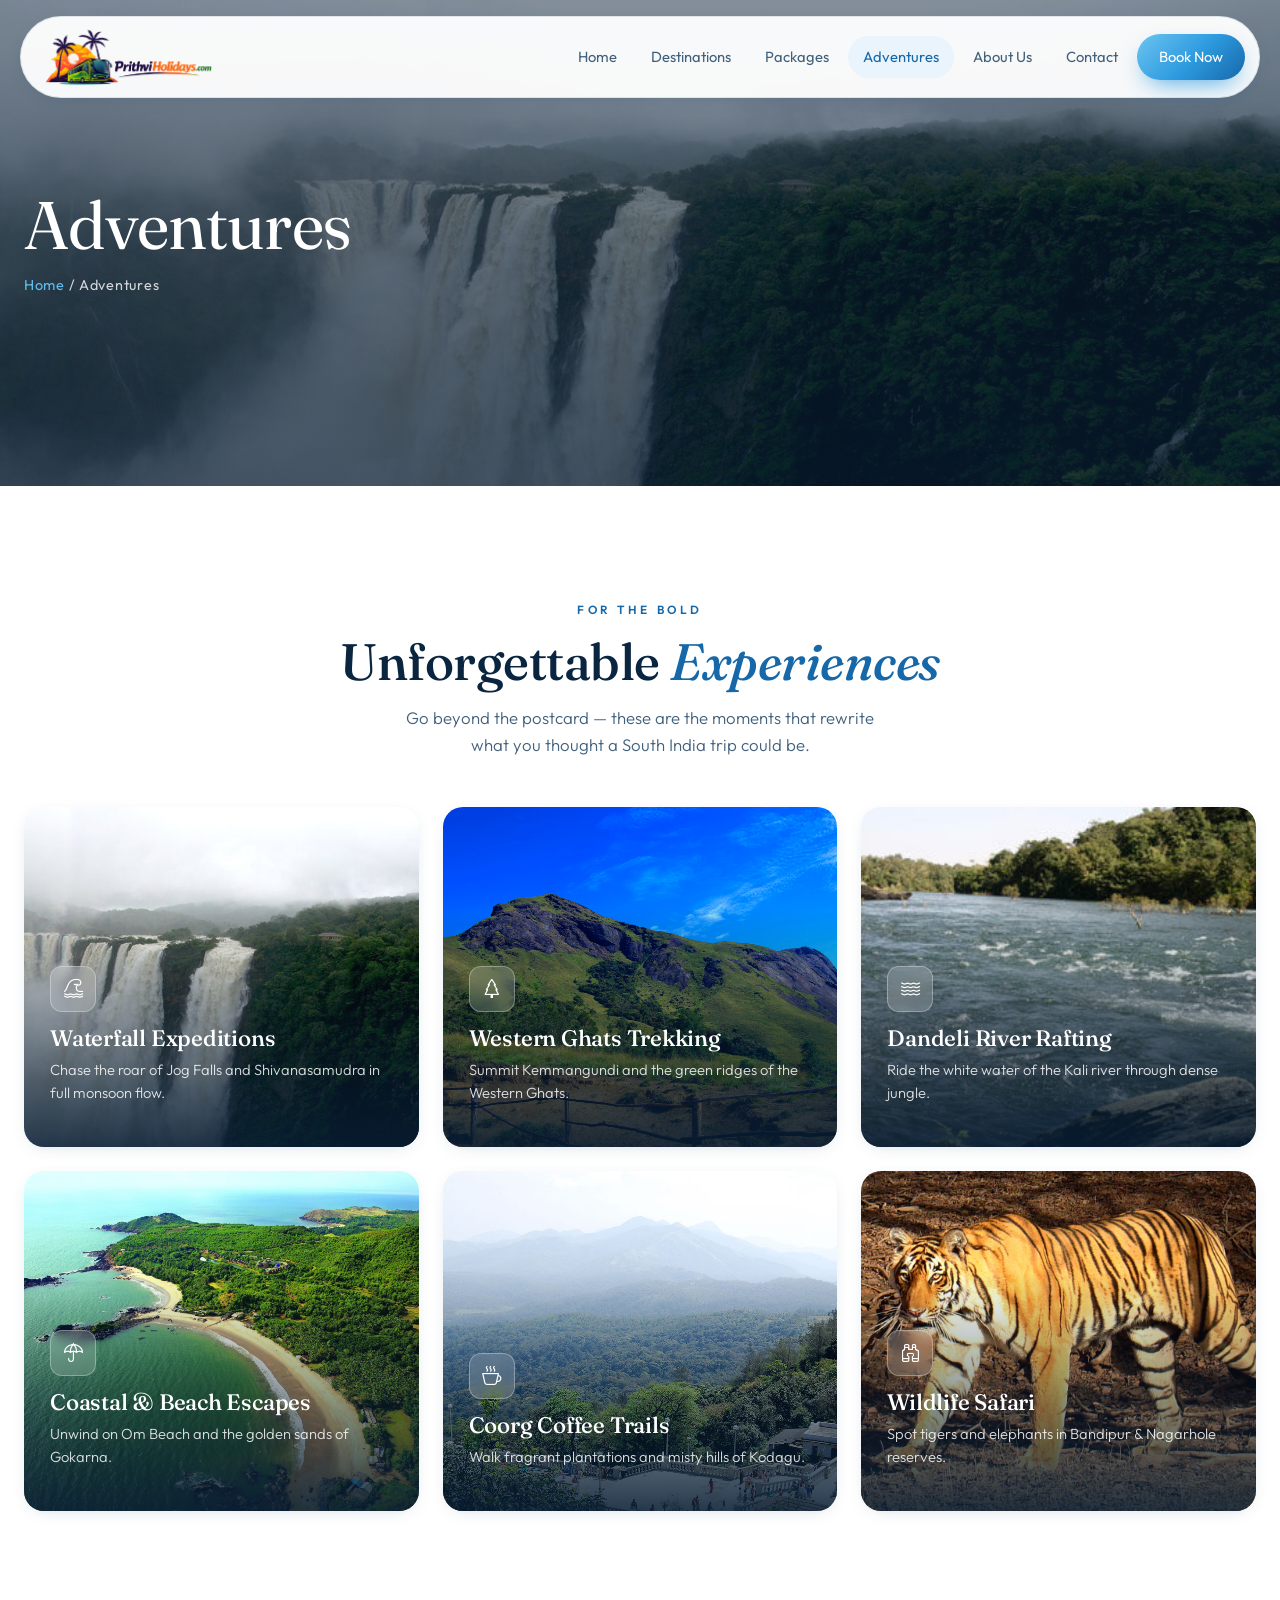
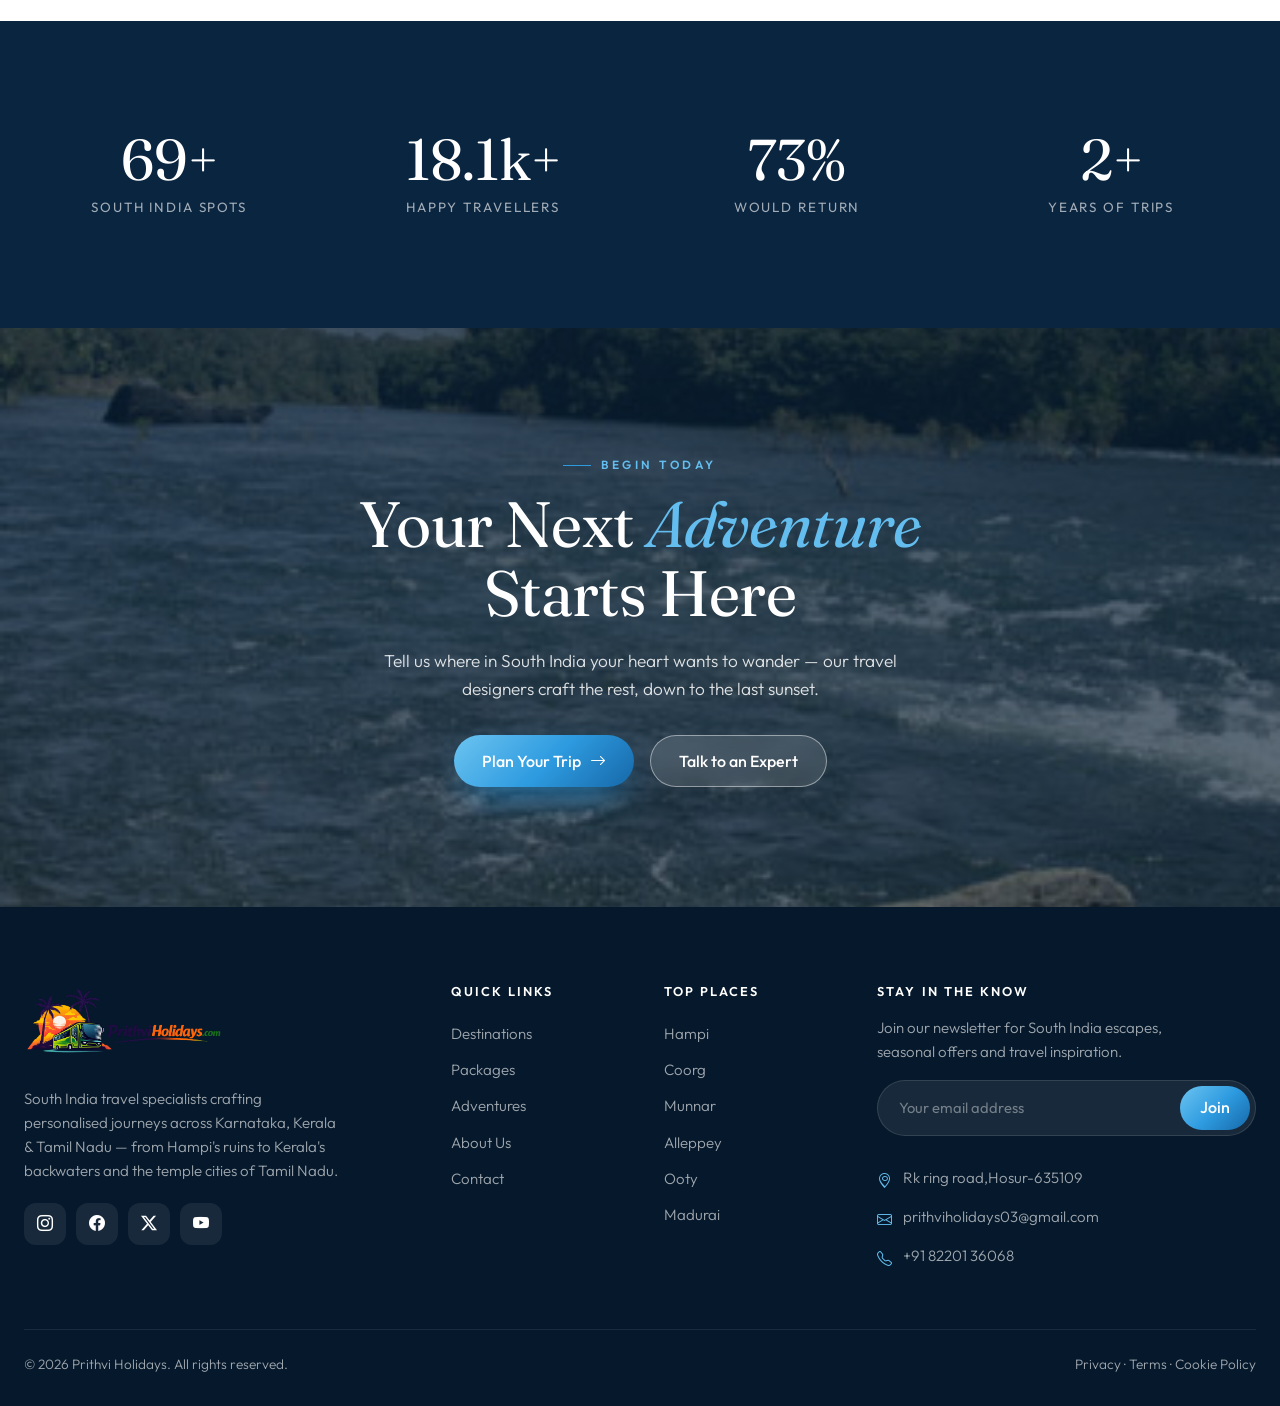
<file: adventures.html>
<!DOCTYPE html>
<html lang="en">
<head>
<meta charset="UTF-8">
<meta name="viewport" content="width=device-width, initial-scale=1.0">
<title>Adventures — Prithvi Holidays</title>
<meta name="description" content="Waterfall expeditions, Western Ghats treks, river rafting and wildlife safaris across South India.">
<link rel="preconnect" href="https://fonts.googleapis.com">
<link rel="preconnect" href="https://fonts.gstatic.com" crossorigin>
<link href="https://fonts.googleapis.com/css2?family=Fraunces:ital,opsz,wght@0,9..144,300..600;1,9..144,400..500&family=Outfit:wght@300;400;500;600;700&display=swap" rel="stylesheet">
<link href="vendor/bootstrap/css/bootstrap.min.css" rel="stylesheet">
<link href="vendor/bootstrap-icons/bootstrap-icons.min.css" rel="stylesheet">
<link href="css/style.css" rel="stylesheet">
</head>
<body>
<div id="loader"><div class="mk"><span class="dot"></span>Prithvi Holidays</div><div class="bar"><span></span></div></div>

<nav class="navbar fixed-top">
  <div class="nav-shell">
    <a href="index.html" class="brand">
      <img src="images/logo.png" alt="Prithvi Holidays" class="nav-logo">
    </a>
    <div class="nav-menu">
      <a href="index.html" class="">Home</a><a href="destinations.html" class="">Destinations</a><a href="packages.html" class="">Packages</a><a href="adventures.html" class="active">Adventures</a><a href="about.html" class="">About Us</a><a href="contact.html" class="">Contact</a>
      <a href="contact.html" class="nav-cta">Book Now</a>
    </div>
    <button class="nav-toggle" aria-label="Menu"><span></span><span></span><span></span></button>
  </div>
</nav>

<section class="page-hero">
  <div class="bg" style="background-image:url('images/jogfalls.jpg')"></div>
  <div class="inner"><div class="container-x reveal in">
    <h1>Adventures</h1>
    <div class="crumb"><a href="index.html">Home</a> / Adventures</div>
  </div></div>
</section>

<section class="section">
  <div class="container-x">
    <div class="text-center center reveal" style="margin-bottom:48px">
      <span class="kicker">For the Bold</span>
      <h2 class="sec-title">Unforgettable <em>Experiences</em></h2>
      <p class="lead-soft mt-3 mx-auto" style="max-width:46ch">Go beyond the postcard — these are the moments that rewrite what you thought a South India trip could be.</p></div>
    <div class="row g-4"><div class="col-lg-4 col-md-6"><div class="adv-card reveal" data-d="0">
      <div class="ph" style="background-image:url('images/jogfalls.jpg')"></div>
      <div class="meta"><div class="ic"><i class="bi bi-tsunami"></i></div><h3>Waterfall Expeditions</h3><p>Chase the roar of Jog Falls and Shivanasamudra in full monsoon flow.</p></div></div></div><div class="col-lg-4 col-md-6"><div class="adv-card reveal" data-d="1">
      <div class="ph" style="background-image:url('images/westrenghats.jpg')"></div>
      <div class="meta"><div class="ic"><i class="bi bi-tree"></i></div><h3>Western Ghats Trekking</h3><p>Summit Kemmangundi and the green ridges of the Western Ghats.</p></div></div></div><div class="col-lg-4 col-md-6"><div class="adv-card reveal" data-d="2">
      <div class="ph" style="background-image:url('images/dandeli.jpg')"></div>
      <div class="meta"><div class="ic"><i class="bi bi-water"></i></div><h3>Dandeli River Rafting</h3><p>Ride the white water of the Kali river through dense jungle.</p></div></div></div><div class="col-lg-4 col-md-6"><div class="adv-card reveal" data-d="0">
      <div class="ph" style="background-image:url('images/ombeach.jpg')"></div>
      <div class="meta"><div class="ic"><i class="bi bi-umbrella"></i></div><h3>Coastal &amp; Beach Escapes</h3><p>Unwind on Om Beach and the golden sands of Gokarna.</p></div></div></div><div class="col-lg-4 col-md-6"><div class="adv-card reveal" data-d="1">
      <div class="ph" style="background-image:url('images/kodagu.jpg')"></div>
      <div class="meta"><div class="ic"><i class="bi bi-cup-hot"></i></div><h3>Coorg Coffee Trails</h3><p>Walk fragrant plantations and misty hills of Kodagu.</p></div></div></div><div class="col-lg-4 col-md-6"><div class="adv-card reveal" data-d="2">
      <div class="ph" style="background-image:url('images/bandipur.jpg')"></div>
      <div class="meta"><div class="ic"><i class="bi bi-binoculars"></i></div><h3>Wildlife Safari</h3><p>Spot tigers and elephants in Bandipur &amp; Nagarhole reserves.</p></div></div></div></div>
  </div>
</section>
<section class="section bg-ink"><div class="container-x"><div class="row g-4 text-center"><div class="col-6 col-md-3 stat reveal" data-d="0"><div class="n" data-to="90" data-suf="+">0</div><div class="l">South India Spots</div></div><div class="col-6 col-md-3 stat reveal" data-d="1"><div class="n" data-to="24000" data-suf="+">0</div><div class="l">Happy Travellers</div></div><div class="col-6 col-md-3 stat reveal" data-d="2"><div class="n" data-to="98" data-suf="%">0</div><div class="l">Would Return</div></div><div class="col-6 col-md-3 stat reveal" data-d="3"><div class="n" data-to="3" data-suf="+">0</div><div class="l">Years of Trips</div></div></div></div></section>
<section class="cta">
      <div class="bg" style="background-image:url('images/dandeli.jpg')"></div>
      <div class="inner"><div class="container-x reveal">
        <span class="kicker center" style="color:var(--blue-bright)">Begin Today</span>
        <h2>Your Next <em>Adventure</em> Starts Here</h2>
        <p>Tell us where in South India your heart wants to wander — our travel designers craft the rest, down to the last sunset.</p>
        <div class="d-flex gap-3 justify-content-center flex-wrap">
          <a href="contact.html" class="btn btn-grad">Plan Your Trip <i class="bi bi-arrow-right"></i></a>
          <a href="tel:+918012345678" class="btn btn-ghost-light">Talk to an Expert</a>
        </div></div></div></section>

<footer>
  <div class="container-x">
    <div class="row g-5">
      <div class="col-lg-4 col-md-6">
        <div class="brand"><img src="images/logo.png" alt="Prithvi Holidays" class="footer-logo"></div>
        <p class="about">South India travel specialists crafting personalised journeys across Karnataka, Kerala &amp; Tamil Nadu &mdash; from Hampi's ruins to Kerala's backwaters and the temple cities of Tamil Nadu.</p>
        <div class="socials">
          <a href="#"><i class="bi bi-instagram"></i></a><a href="#"><i class="bi bi-facebook"></i></a>
          <a href="#"><i class="bi bi-twitter-x"></i></a><a href="#"><i class="bi bi-youtube"></i></a>
        </div>
      </div>
      <div class="col-lg-2 col-md-6 col-6">
        <h5>Quick Links</h5>
        <div class="foot-links">
          <a href="destinations.html">Destinations</a><a href="packages.html">Packages</a>
          <a href="adventures.html">Adventures</a><a href="about.html">About Us</a><a href="contact.html">Contact</a>
        </div>
      </div>
      <div class="col-lg-2 col-md-6 col-6">
        <h5>Top Places</h5>
        <div class="foot-links">
          <a href="destinations.html">Hampi</a><a href="destinations.html">Coorg</a>
          <a href="destinations.html">Munnar</a><a href="destinations.html">Alleppey</a><a href="destinations.html">Ooty</a><a href="destinations.html">Madurai</a>
        </div>
      </div>
      <div class="col-lg-4 col-md-6 news">
        <h5>Stay in the Know</h5>
        <p class="about mb-3">Join our newsletter for South India escapes, seasonal offers and travel inspiration.</p>
        <div class="field"><input type="email" id="newsEmail" placeholder="Your email address"><button id="newsBtn">Join</button></div>
        <div class="ok" id="newsOk">Welcome aboard — check your inbox &#10022;</div>
        <div class="foot-contact mt-4">
          <div><i class="bi bi-geo-alt"></i> Rk ring road,Hosur-635109</div>
          <div><i class="bi bi-envelope"></i> prithviholidays03@gmail.com</div>
          <div><i class="bi bi-telephone"></i> +91 82201 36068</div>
        </div>
      </div>
    </div>
    <div class="foot-bottom">
      <span>&copy; <span id="year">2026</span> Prithvi Holidays. All rights reserved.</span>
      <span>Privacy &middot; Terms &middot; Cookie Policy</span>
    </div>
  </div>
</footer>
<button class="to-top" aria-label="Back to top"><i class="bi bi-arrow-up"></i></button>
<script src="vendor/bootstrap/js/bootstrap.bundle.min.js"></script>
<script src="js/main.js"></script>
</body>
</html>
</file>
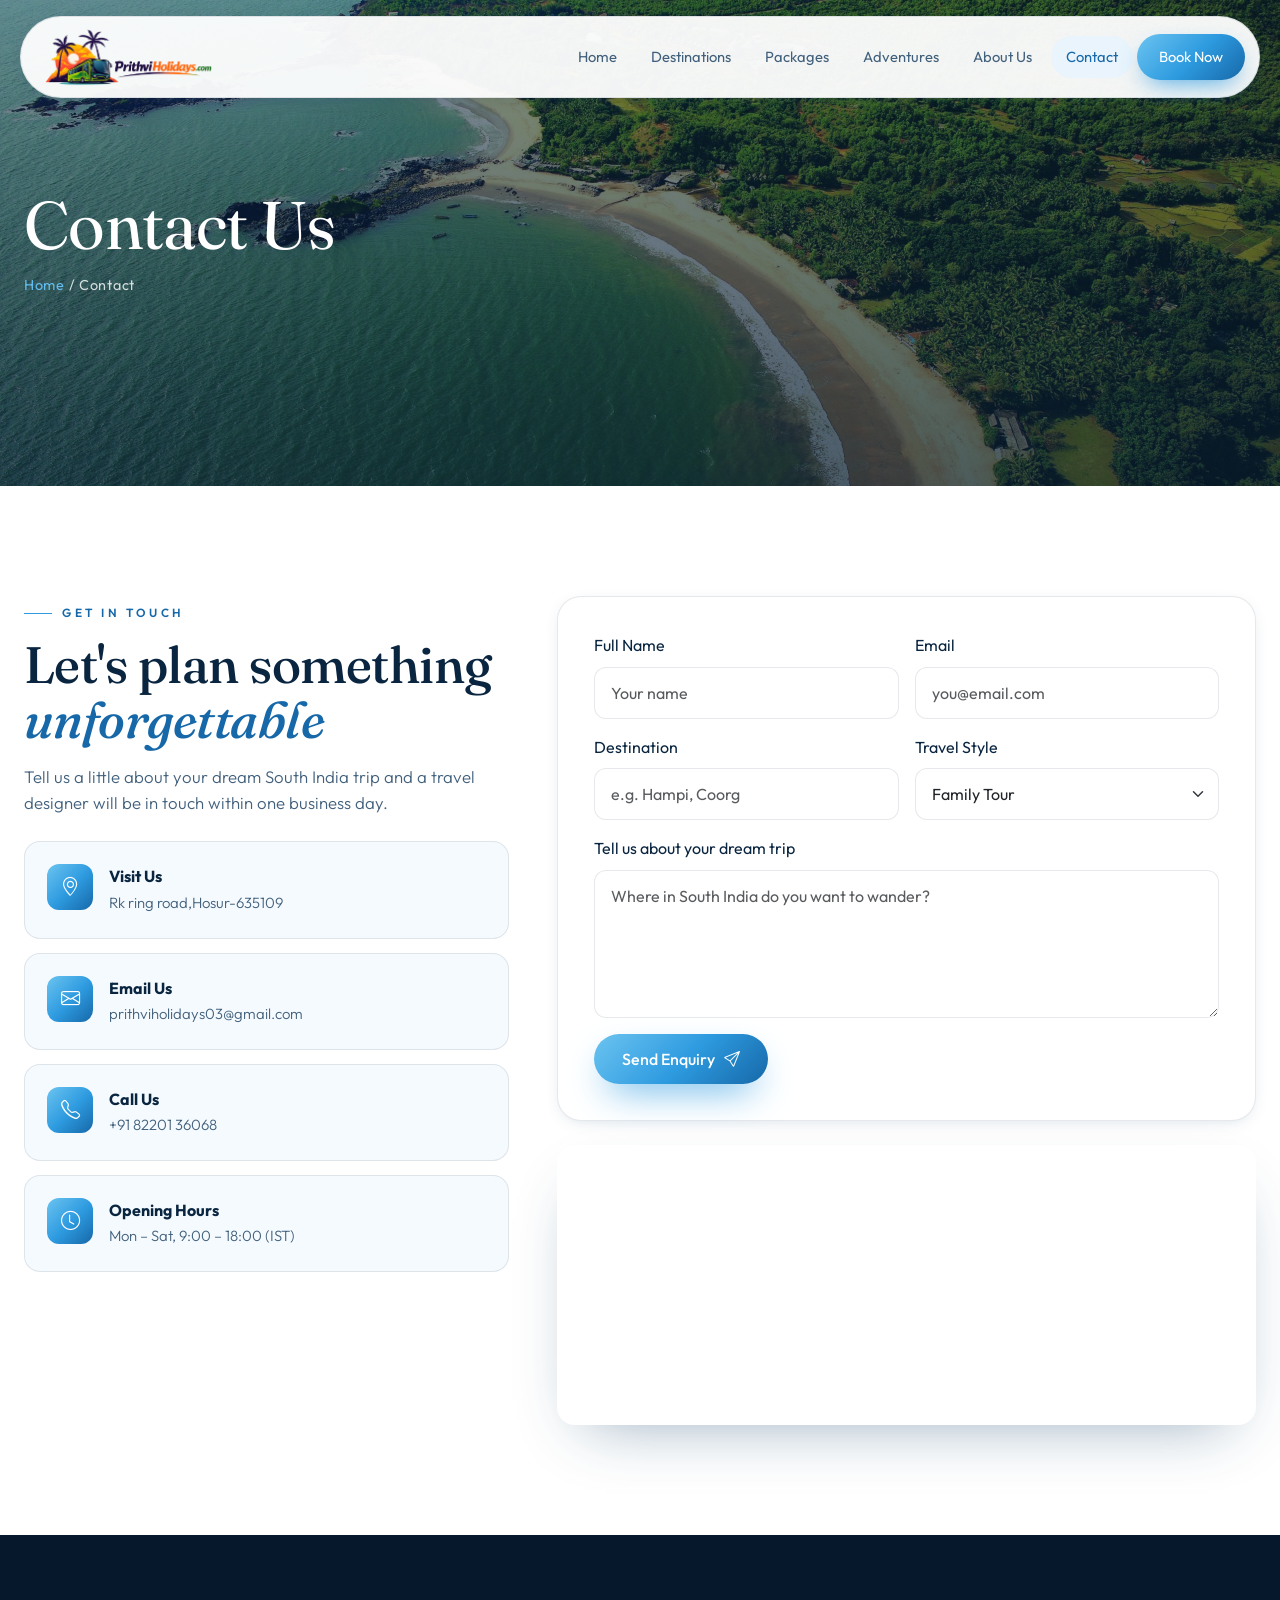
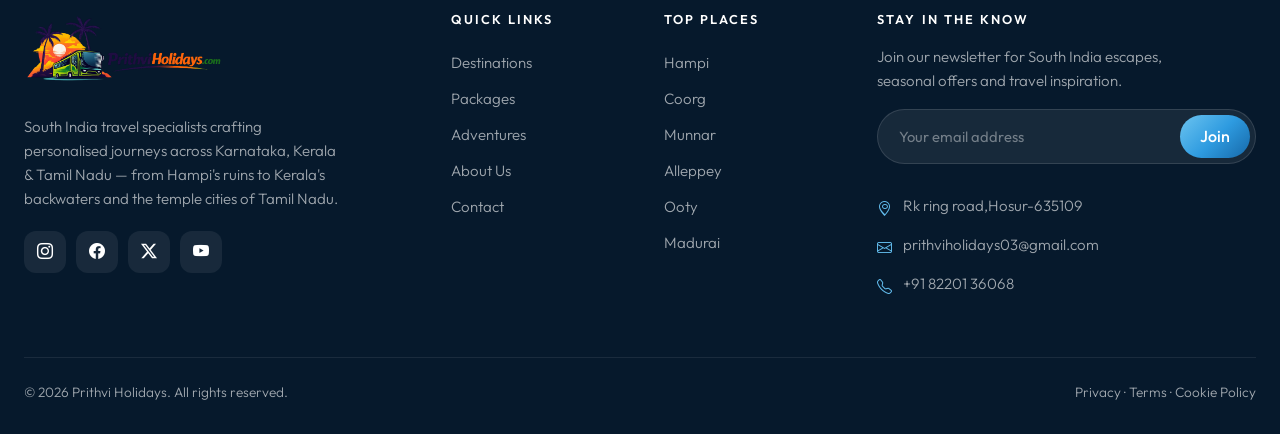
<file: contact.html>
<!DOCTYPE html>
<html lang="en">
<head>
<meta charset="UTF-8">
<meta name="viewport" content="width=device-width, initial-scale=1.0">
<title>Contact — Prithvi Holidays</title>
<meta name="description" content="Plan your next South India journey with Prithvi Holidays — get in touch with our travel designers.">
<link rel="preconnect" href="https://fonts.googleapis.com">
<link rel="preconnect" href="https://fonts.gstatic.com" crossorigin>
<link href="https://fonts.googleapis.com/css2?family=Fraunces:ital,opsz,wght@0,9..144,300..600;1,9..144,400..500&family=Outfit:wght@300;400;500;600;700&display=swap" rel="stylesheet">
<link href="vendor/bootstrap/css/bootstrap.min.css" rel="stylesheet">
<link href="vendor/bootstrap-icons/bootstrap-icons.min.css" rel="stylesheet">
<link href="css/style.css" rel="stylesheet">
</head>
<body>
<div id="loader"><div class="mk"><span class="dot"></span>Prithvi Holidays</div><div class="bar"><span></span></div></div>

<nav class="navbar fixed-top">
  <div class="nav-shell">
    <a href="index.html" class="brand">
      <img src="images/logo.png" alt="Prithvi Holidays" class="nav-logo">
    </a>
    <div class="nav-menu">
      <a href="index.html" class="">Home</a><a href="destinations.html" class="">Destinations</a><a href="packages.html" class="">Packages</a><a href="adventures.html" class="">Adventures</a><a href="about.html" class="">About Us</a><a href="contact.html" class="active">Contact</a>
      <a href="contact.html" class="nav-cta">Book Now</a>
    </div>
    <button class="nav-toggle" aria-label="Menu"><span></span><span></span><span></span></button>
  </div>
</nav>

<section class="page-hero">
  <div class="bg" style="background-image:url('images/ombeach.jpg')"></div>
  <div class="inner"><div class="container-x reveal in">
    <h1>Contact Us</h1>
    <div class="crumb"><a href="index.html">Home</a> / Contact</div>
  </div></div>
</section>

<section class="section">
  <div class="container-x">
    <div class="row g-5">
      <div class="col-lg-5 reveal">
        <span class="kicker">Get in Touch</span>
        <h2 class="sec-title">Let's plan something <em>unforgettable</em></h2>
        <p class="lead-soft mt-3 mb-4">Tell us a little about your dream South India trip and a travel designer will be in touch within one business day.</p>
        <div class="info-card"><div class="ic"><i class="bi bi-geo-alt"></i></div><div><b>Visit Us</b><span>Rk ring road,Hosur-635109</span></div></div>
        <div class="info-card"><div class="ic"><i class="bi bi-envelope"></i></div><div><b>Email Us</b><span>prithviholidays03@gmail.com</span></div></div>
        <div class="info-card"><div class="ic"><i class="bi bi-telephone"></i></div><div><b>Call Us</b><span>+91 82201 36068</span></div></div>
        <div class="info-card"><div class="ic"><i class="bi bi-clock"></i></div><div><b>Opening Hours</b><span>Mon &ndash; Sat, 9:00 &ndash; 18:00 (IST)</span></div></div>
      </div>
      <div class="col-lg-7 reveal" data-d="1">
        <form class="contact-form" id="contactForm">
          <div class="row g-3">
            <div class="col-md-6"><label class="form-label">Full Name</label><input class="form-control" required placeholder="Your name"></div>
            <div class="col-md-6"><label class="form-label">Email</label><input type="email" class="form-control" required placeholder="you@email.com"></div>
            <div class="col-md-6"><label class="form-label">Destination</label><input class="form-control" placeholder="e.g. Hampi, Coorg"></div>
            <div class="col-md-6"><label class="form-label">Travel Style</label>
              <select class="form-select"><option>Family Tour</option><option>Honeymoon</option><option>Adventure</option><option>Luxury</option><option>Group</option></select></div>
            <div class="col-12"><label class="form-label">Tell us about your dream trip</label><textarea class="form-control" rows="5" placeholder="Where in South India do you want to wander?"></textarea></div>
            <div class="col-12"><button type="submit" class="btn btn-grad">Send Enquiry <i class="bi bi-send"></i></button>
              <div id="formOk" style="display:none;color:var(--blue-deep);font-weight:500;margin-top:14px"><i class="bi bi-check-circle-fill"></i> Thank you! Your enquiry is on its way — we'll reply within one business day.</div></div>
          </div>
        </form>
        <div class="frame mt-4" style="border-radius:18px">
          <iframe title="map" src="https://www.openstreetmap.org/export/embed.html?bbox=77.55%2C12.93%2C77.66%2C13.02&amp;layer=mapnik&amp;marker=12.9758%2C77.6050" style="width:100%;height:280px;border:0;display:block"></iframe>
        </div>
      </div>
    </div>
  </div>
</section>

<footer>
  <div class="container-x">
    <div class="row g-5">
      <div class="col-lg-4 col-md-6">
        <div class="brand"><img src="images/logo.png" alt="Prithvi Holidays" class="footer-logo"></div>
        <p class="about">South India travel specialists crafting personalised journeys across Karnataka, Kerala &amp; Tamil Nadu &mdash; from Hampi's ruins to Kerala's backwaters and the temple cities of Tamil Nadu.</p>
        <div class="socials">
          <a href="#"><i class="bi bi-instagram"></i></a><a href="#"><i class="bi bi-facebook"></i></a>
          <a href="#"><i class="bi bi-twitter-x"></i></a><a href="#"><i class="bi bi-youtube"></i></a>
        </div>
      </div>
      <div class="col-lg-2 col-md-6 col-6">
        <h5>Quick Links</h5>
        <div class="foot-links">
          <a href="destinations.html">Destinations</a><a href="packages.html">Packages</a>
          <a href="adventures.html">Adventures</a><a href="about.html">About Us</a><a href="contact.html">Contact</a>
        </div>
      </div>
      <div class="col-lg-2 col-md-6 col-6">
        <h5>Top Places</h5>
        <div class="foot-links">
          <a href="destinations.html">Hampi</a><a href="destinations.html">Coorg</a>
          <a href="destinations.html">Munnar</a><a href="destinations.html">Alleppey</a><a href="destinations.html">Ooty</a><a href="destinations.html">Madurai</a>
        </div>
      </div>
      <div class="col-lg-4 col-md-6 news">
        <h5>Stay in the Know</h5>
        <p class="about mb-3">Join our newsletter for South India escapes, seasonal offers and travel inspiration.</p>
        <div class="field"><input type="email" id="newsEmail" placeholder="Your email address"><button id="newsBtn">Join</button></div>
        <div class="ok" id="newsOk">Welcome aboard — check your inbox &#10022;</div>
        <div class="foot-contact mt-4">
          <div><i class="bi bi-geo-alt"></i> Rk ring road,Hosur-635109</div>
          <div><i class="bi bi-envelope"></i> prithviholidays03@gmail.com</div>
          <div><i class="bi bi-telephone"></i> +91 82201 36068</div>
        </div>
      </div>
    </div>
    <div class="foot-bottom">
      <span>&copy; <span id="year">2026</span> Prithvi Holidays. All rights reserved.</span>
      <span>Privacy &middot; Terms &middot; Cookie Policy</span>
    </div>
  </div>
</footer>
<button class="to-top" aria-label="Back to top"><i class="bi bi-arrow-up"></i></button>
<script src="vendor/bootstrap/js/bootstrap.bundle.min.js"></script>
<script src="js/main.js"></script>
</body>
</html>
</file>
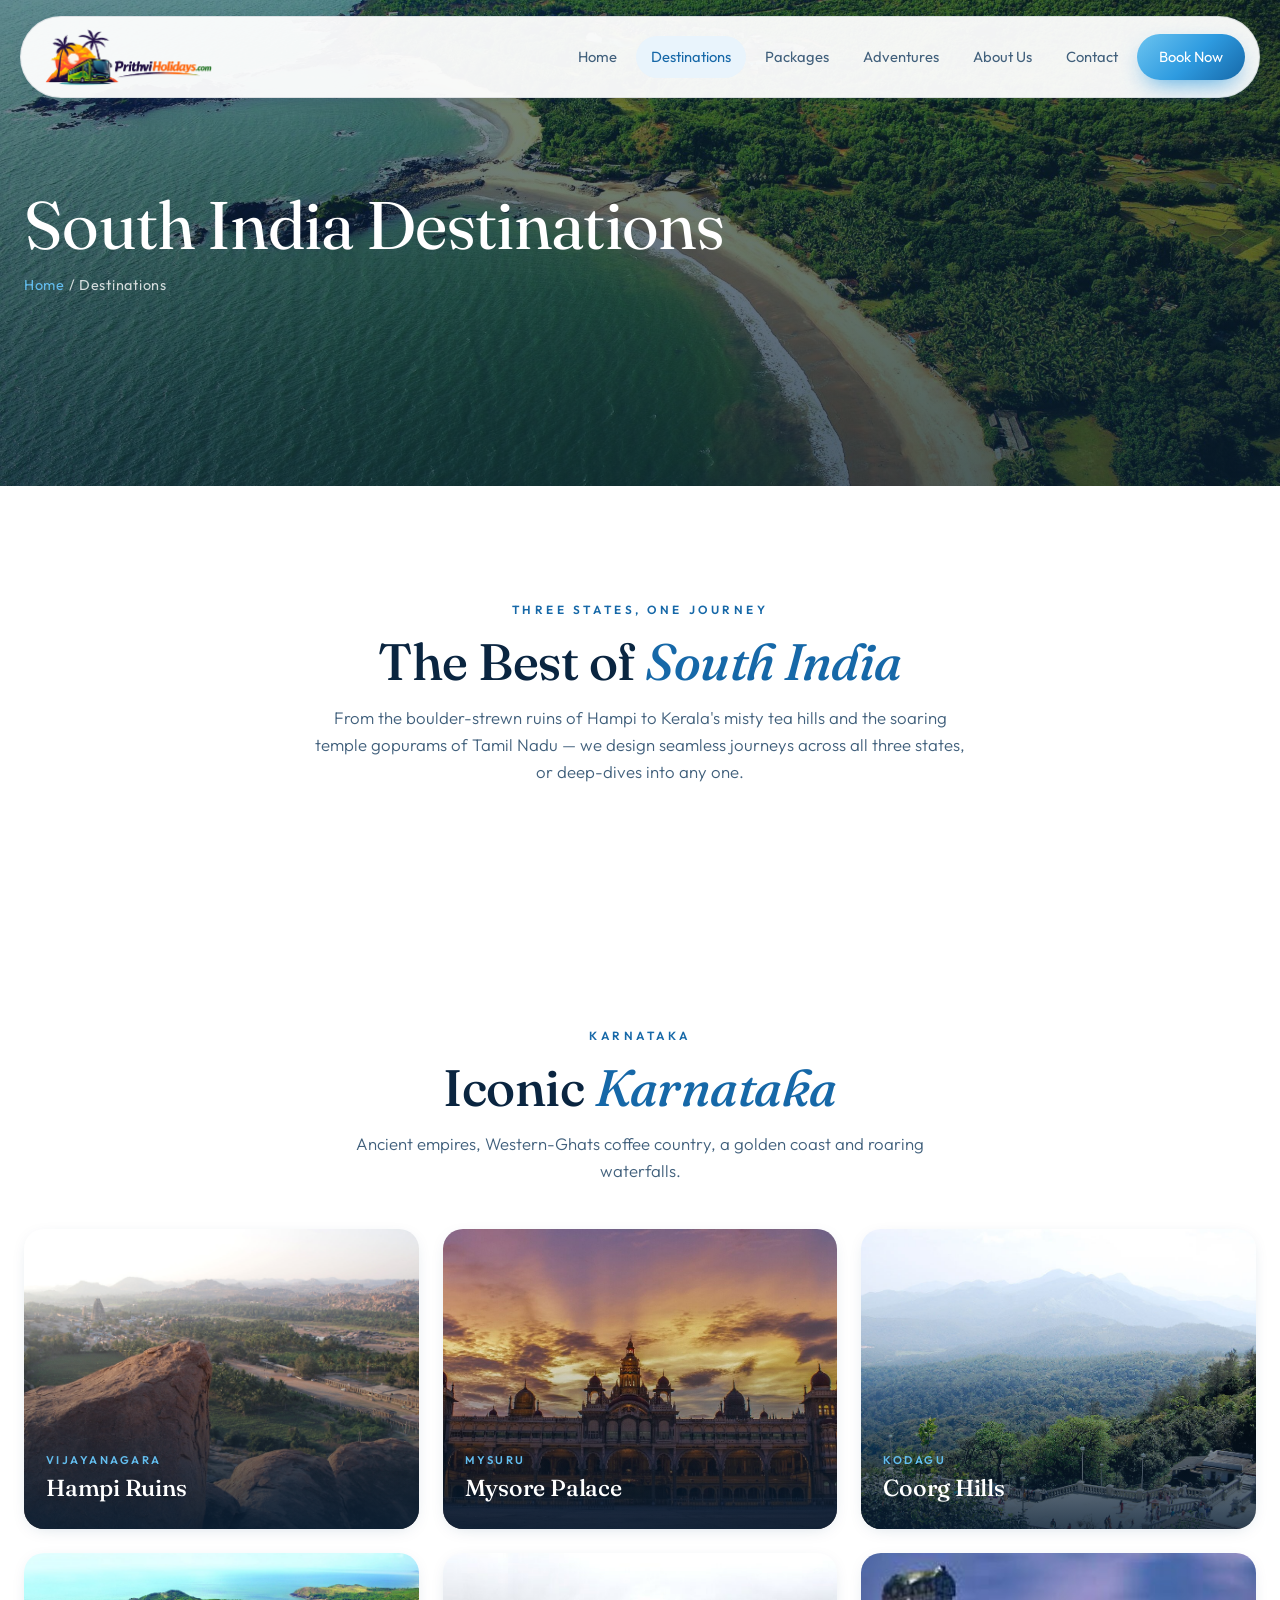
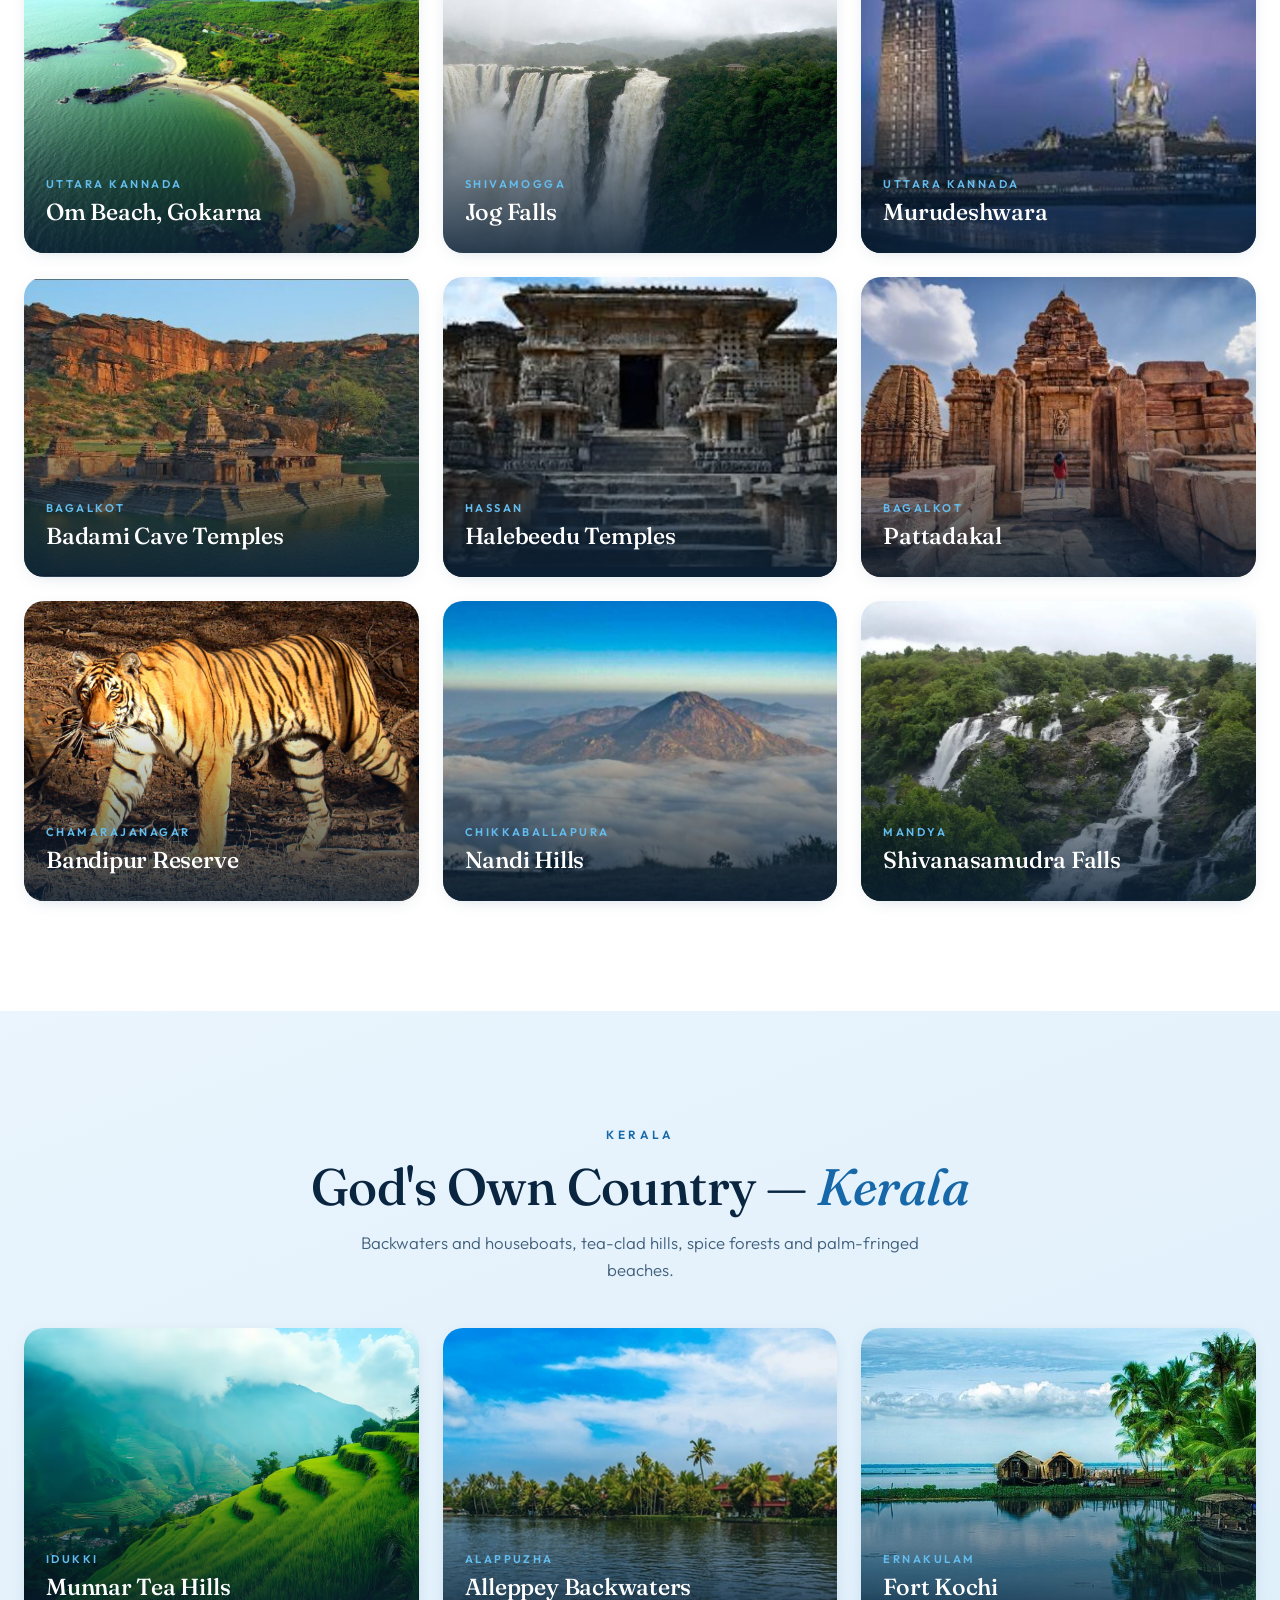
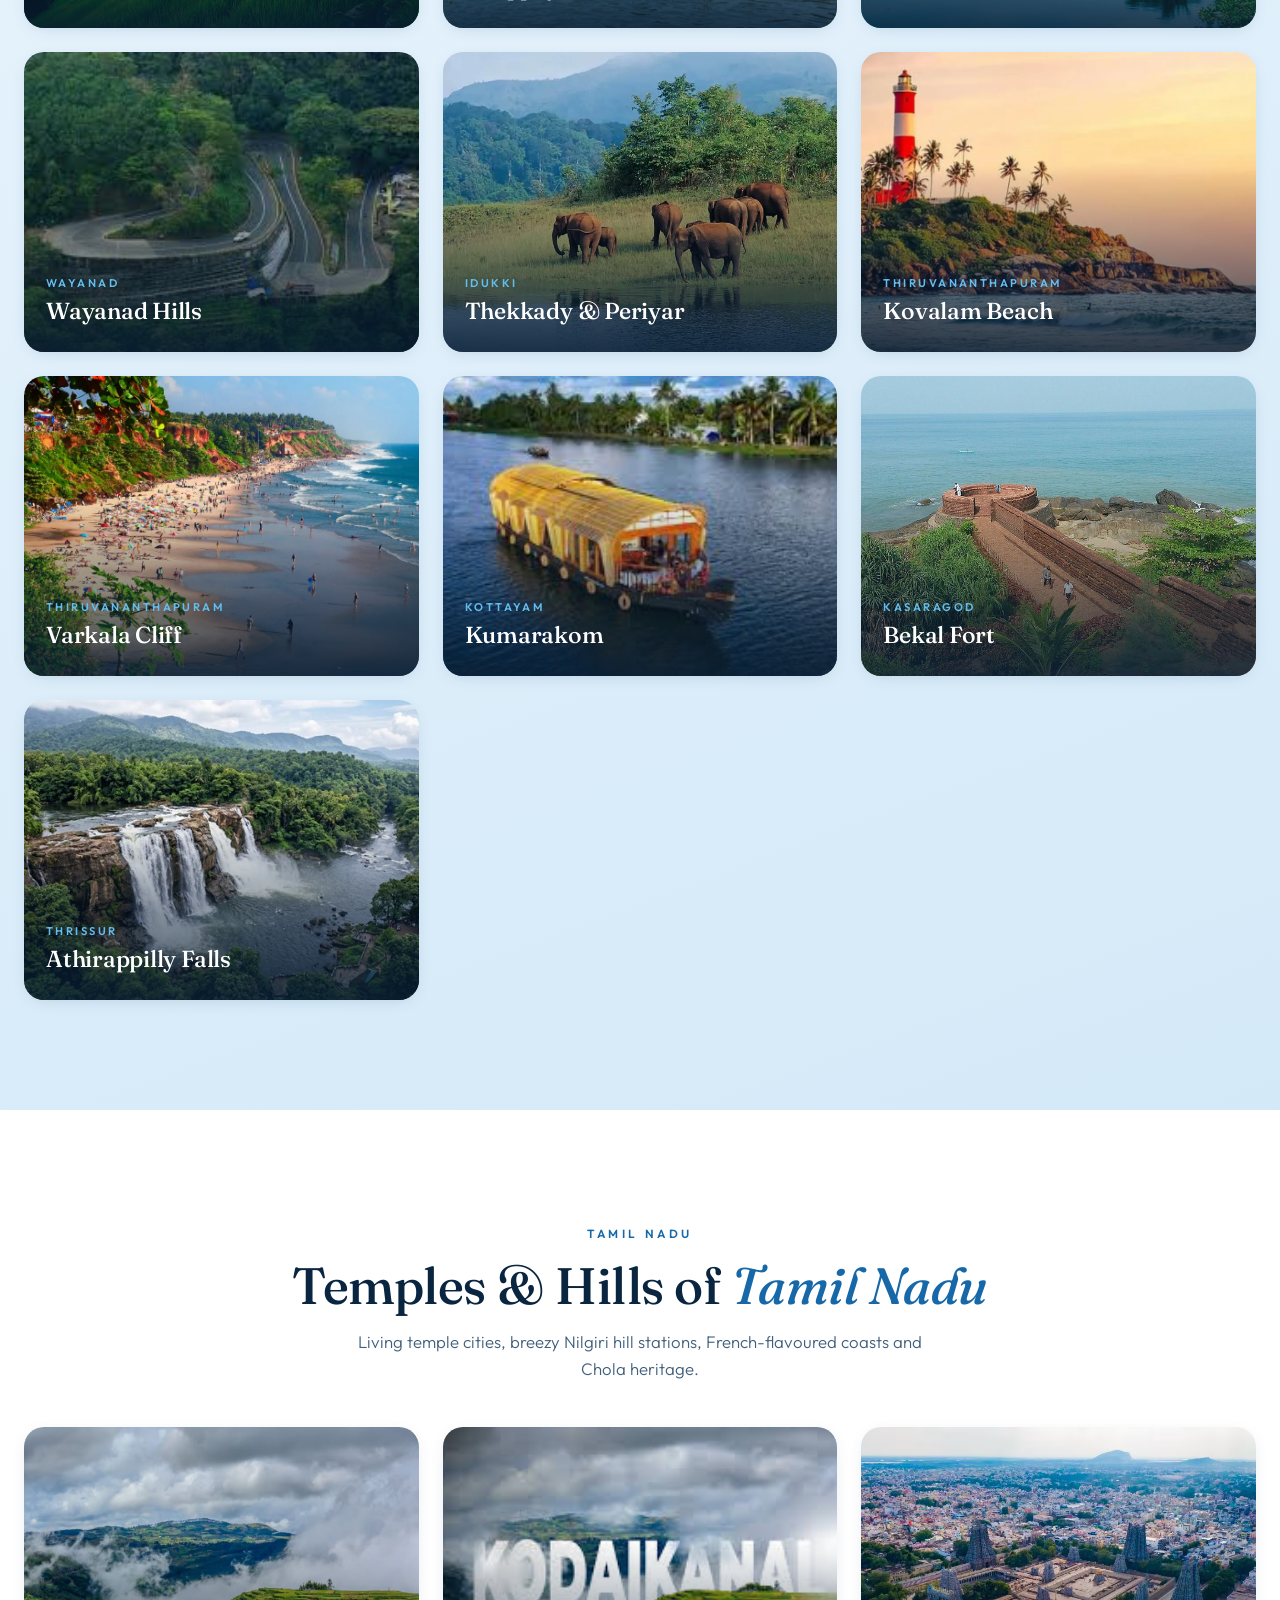
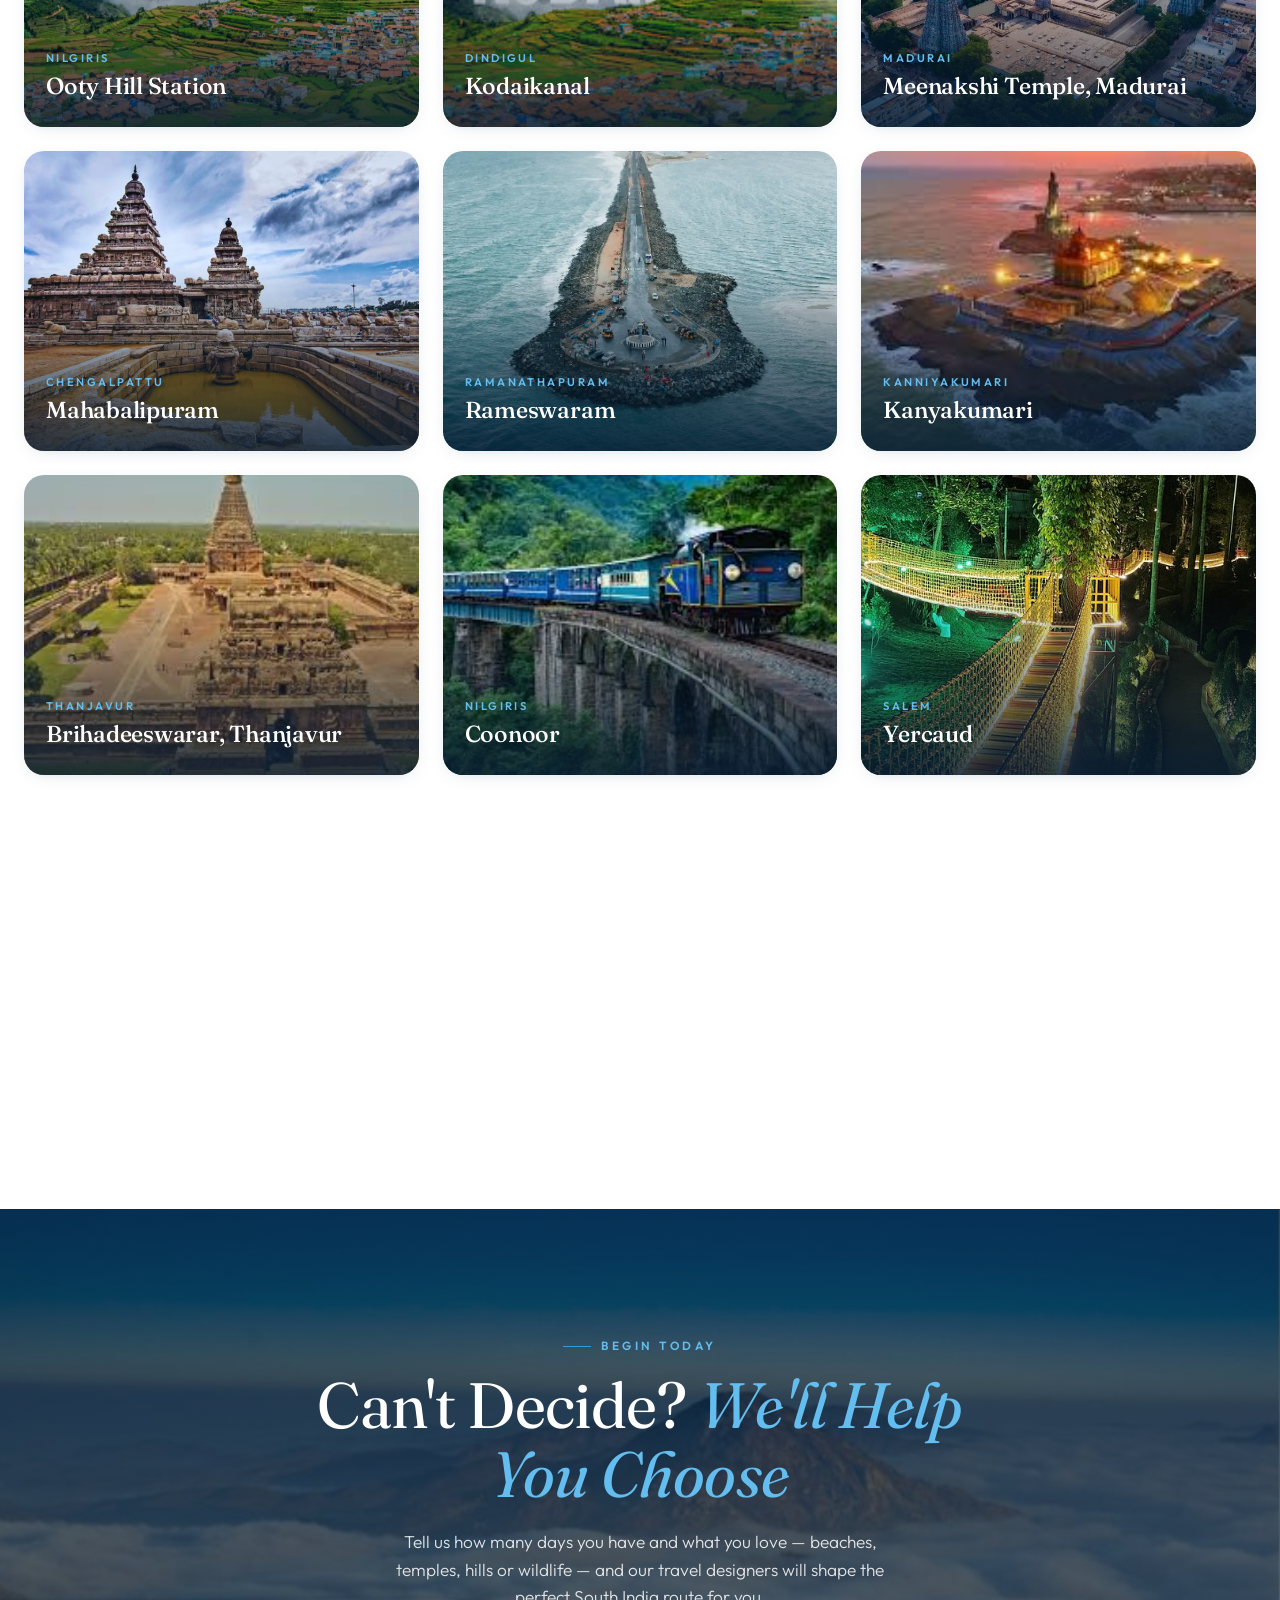
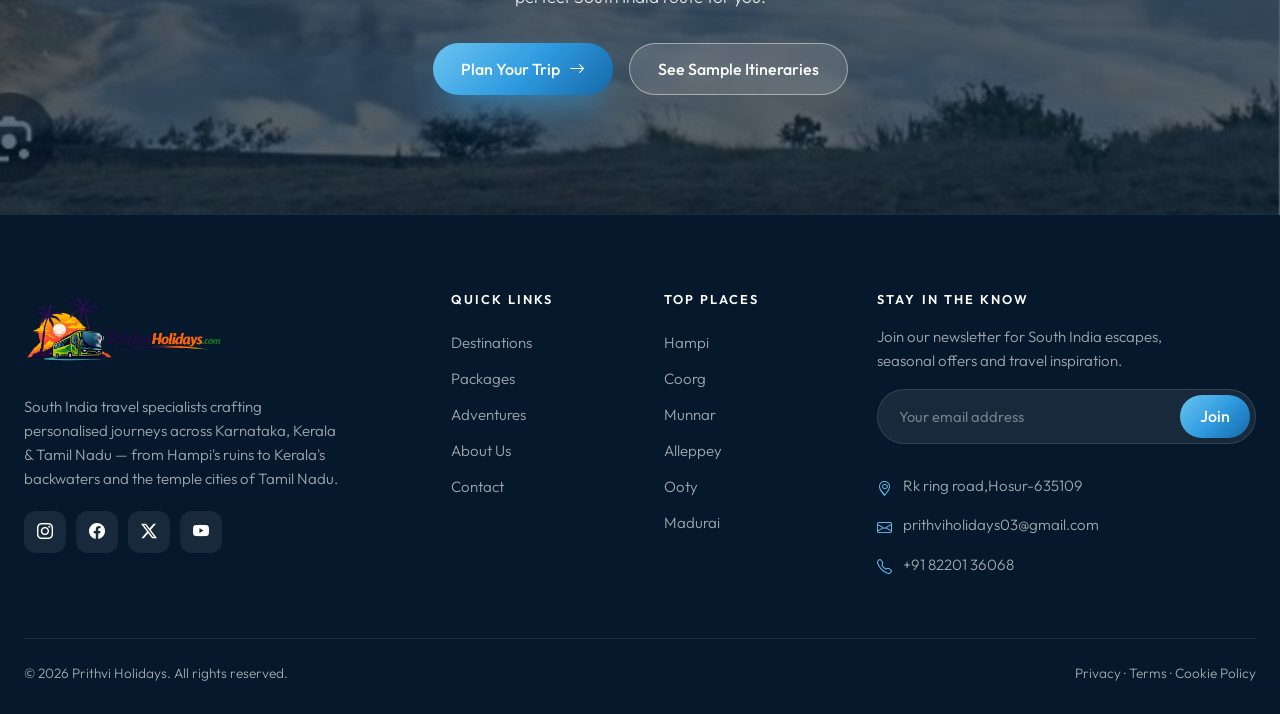
<file: destinations.html>
<!DOCTYPE html>
<html lang="en">
<head>
<meta charset="UTF-8">
<meta name="viewport" content="width=device-width, initial-scale=1.0">
<title>Destinations — Prithvi Holidays | Karnataka, Kerala &amp; Tamil Nadu</title>
<meta name="description" content="Explore the best tourist places across South India — Karnataka, Kerala and Tamil Nadu — with Prithvi Holidays.">
<link rel="preconnect" href="https://fonts.googleapis.com">
<link rel="preconnect" href="https://fonts.gstatic.com" crossorigin>
<link href="https://fonts.googleapis.com/css2?family=Fraunces:ital,opsz,wght@0,9..144,300..600;1,9..144,400..500&family=Outfit:wght@300;400;500;600;700&display=swap" rel="stylesheet">
<link href="vendor/bootstrap/css/bootstrap.min.css" rel="stylesheet">
<link href="vendor/bootstrap-icons/bootstrap-icons.min.css" rel="stylesheet">
<link href="css/style.css" rel="stylesheet">
</head>
<body>
<div id="loader"><div class="mk"><span class="dot"></span>Prithvi Holidays</div><div class="bar"><span></span></div></div>

<nav class="navbar fixed-top">
  <div class="nav-shell">
    <a href="index.html" class="brand">
      <img src="images/logo.png" alt="Prithvi Holidays" class="nav-logo">
    </a>
    <div class="nav-menu">
      <a href="index.html" class="">Home</a><a href="destinations.html" class="active">Destinations</a><a href="packages.html" class="">Packages</a><a href="adventures.html" class="">Adventures</a><a href="about.html" class="">About Us</a><a href="contact.html" class="">Contact</a>
      <a href="contact.html" class="nav-cta">Book Now</a>
    </div>
    <button class="nav-toggle" aria-label="Menu"><span></span><span></span><span></span></button>
  </div>
</nav>

<section class="page-hero">
  <div class="bg" style="background-image:url('images/ombeach.jpg')"></div>
  <div class="inner"><div class="container-x reveal in">
    <h1>South India Destinations</h1>
    <div class="crumb"><a href="index.html">Home</a> / Destinations</div>
  </div></div>
</section>

<section class="section">
  <div class="container-x">
    <div class="text-center center reveal" style="max-width:60ch;margin:0 auto">
      <span class="kicker">Three States, One Journey</span>
      <h2 class="sec-title">The Best of <em>South India</em></h2>
      <p class="lead-soft mt-3">From the boulder-strewn ruins of Hampi to Kerala's misty tea hills and the soaring temple gopurams of Tamil Nadu — we design seamless journeys across all three states, or deep-dives into any one.</p>
    </div>
  </div>
</section>

<section class="section">
  <div class="container-x">
    <div class="text-center center reveal" style="margin-bottom:44px">
      <span class="kicker">Karnataka</span>
      <h2 class="sec-title">Iconic <em>Karnataka</em></h2>
      <p class="lead-soft mt-3 mx-auto" style="max-width:52ch">Ancient empires, Western-Ghats coffee country, a golden coast and roaring waterfalls.</p></div>
    <div class="row g-4"><div class="col-lg-4 col-md-6"><a class="dest-card reveal" data-d="0" href="contact.html">
      <div class="ph" style="background-image:url('images/hampi.jpg')"></div>
      <div class="meta">
        <div class="region">Vijayanagara</div><h3>Hampi Ruins</h3>
        <div class="row"><span class="go">Plan this trip <i class="bi bi-arrow-right"></i></span><span class="stars">&#9733;&#9733;&#9733;&#9733;&#9733;</span></div>
      </div></a></div><div class="col-lg-4 col-md-6"><a class="dest-card reveal" data-d="1" href="contact.html">
      <div class="ph" style="background-image:url('images/mysuru.jpg')"></div>
      <div class="meta">
        <div class="region">Mysuru</div><h3>Mysore Palace</h3>
        <div class="row"><span class="go">Plan this trip <i class="bi bi-arrow-right"></i></span><span class="stars">&#9733;&#9733;&#9733;&#9733;&#9733;</span></div>
      </div></a></div><div class="col-lg-4 col-md-6"><a class="dest-card reveal" data-d="2" href="contact.html">
      <div class="ph" style="background-image:url('images/kodagu.jpg')"></div>
      <div class="meta">
        <div class="region">Kodagu</div><h3>Coorg Hills</h3>
        <div class="row"><span class="go">Plan this trip <i class="bi bi-arrow-right"></i></span><span class="stars">&#9733;&#9733;&#9733;&#9733;&#9733;</span></div>
      </div></a></div><div class="col-lg-4 col-md-6"><a class="dest-card reveal" data-d="0" href="contact.html">
      <div class="ph" style="background-image:url('images/ombeach.jpg')"></div>
      <div class="meta">
        <div class="region">Uttara Kannada</div><h3>Om Beach, Gokarna</h3>
        <div class="row"><span class="go">Plan this trip <i class="bi bi-arrow-right"></i></span><span class="stars">&#9733;&#9733;&#9733;&#9733;&#9733;</span></div>
      </div></a></div><div class="col-lg-4 col-md-6"><a class="dest-card reveal" data-d="1" href="contact.html">
      <div class="ph" style="background-image:url('images/jogfalls.jpg')"></div>
      <div class="meta">
        <div class="region">Shivamogga</div><h3>Jog Falls</h3>
        <div class="row"><span class="go">Plan this trip <i class="bi bi-arrow-right"></i></span><span class="stars">&#9733;&#9733;&#9733;&#9733;&#9733;</span></div>
      </div></a></div><div class="col-lg-4 col-md-6"><a class="dest-card reveal" data-d="2" href="contact.html">
      <div class="ph" style="background-image:url('images/murudeshwara.jpg')"></div>
      <div class="meta">
        <div class="region">Uttara Kannada</div><h3>Murudeshwara</h3>
        <div class="row"><span class="go">Plan this trip <i class="bi bi-arrow-right"></i></span><span class="stars">&#9733;&#9733;&#9733;&#9733;&#9733;</span></div>
      </div></a></div><div class="col-lg-4 col-md-6"><a class="dest-card reveal" data-d="0" href="contact.html">
      <div class="ph" style="background-image:url('images/badami.jpg')"></div>
      <div class="meta">
        <div class="region">Bagalkot</div><h3>Badami Cave Temples</h3>
        <div class="row"><span class="go">Plan this trip <i class="bi bi-arrow-right"></i></span><span class="stars">&#9733;&#9733;&#9733;&#9733;&#9733;</span></div>
      </div></a></div><div class="col-lg-4 col-md-6"><a class="dest-card reveal" data-d="1" href="contact.html">
      <div class="ph" style="background-image:url('images/halebeedu.jpg')"></div>
      <div class="meta">
        <div class="region">Hassan</div><h3>Halebeedu Temples</h3>
        <div class="row"><span class="go">Plan this trip <i class="bi bi-arrow-right"></i></span><span class="stars">&#9733;&#9733;&#9733;&#9733;&#9733;</span></div>
      </div></a></div><div class="col-lg-4 col-md-6"><a class="dest-card reveal" data-d="2" href="contact.html">
      <div class="ph" style="background-image:url('images/pattadakallu.jpg')"></div>
      <div class="meta">
        <div class="region">Bagalkot</div><h3>Pattadakal</h3>
        <div class="row"><span class="go">Plan this trip <i class="bi bi-arrow-right"></i></span><span class="stars">&#9733;&#9733;&#9733;&#9733;&#9733;</span></div>
      </div></a></div><div class="col-lg-4 col-md-6"><a class="dest-card reveal" data-d="0" href="contact.html">
      <div class="ph" style="background-image:url('images/bandipur.jpg')"></div>
      <div class="meta">
        <div class="region">Chamarajanagar</div><h3>Bandipur Reserve</h3>
        <div class="row"><span class="go">Plan this trip <i class="bi bi-arrow-right"></i></span><span class="stars">&#9733;&#9733;&#9733;&#9733;&#9733;</span></div>
      </div></a></div><div class="col-lg-4 col-md-6"><a class="dest-card reveal" data-d="1" href="contact.html">
      <div class="ph" style="background-image:url('images/nandihills.jpg')"></div>
      <div class="meta">
        <div class="region">Chikkaballapura</div><h3>Nandi Hills</h3>
        <div class="row"><span class="go">Plan this trip <i class="bi bi-arrow-right"></i></span><span class="stars">&#9733;&#9733;&#9733;&#9733;&#9733;</span></div>
      </div></a></div><div class="col-lg-4 col-md-6"><a class="dest-card reveal" data-d="2" href="contact.html">
      <div class="ph" style="background-image:url('images/shivanasamudra.jpg')"></div>
      <div class="meta">
        <div class="region">Mandya</div><h3>Shivanasamudra Falls</h3>
        <div class="row"><span class="go">Plan this trip <i class="bi bi-arrow-right"></i></span><span class="stars">&#9733;&#9733;&#9733;&#9733;&#9733;</span></div>
      </div></a></div></div>
  </div>
</section>
<section class="section bg-soft">
  <div class="container-x">
    <div class="text-center center reveal" style="margin-bottom:44px">
      <span class="kicker">Kerala</span>
      <h2 class="sec-title">God's Own Country &mdash; <em>Kerala</em></h2>
      <p class="lead-soft mt-3 mx-auto" style="max-width:52ch">Backwaters and houseboats, tea-clad hills, spice forests and palm-fringed beaches.</p></div>
    <div class="row g-4"><div class="col-lg-4 col-md-6"><a class="dest-card reveal" data-d="0" href="contact.html">
      <div class="ph" style="background-image:url('images/munnar.jpg')"></div>
      <div class="meta">
        <div class="region">Idukki</div><h3>Munnar Tea Hills</h3>
        <div class="row"><span class="go">Plan this trip <i class="bi bi-arrow-right"></i></span><span class="stars">&#9733;&#9733;&#9733;&#9733;&#9733;</span></div>
      </div></a></div><div class="col-lg-4 col-md-6"><a class="dest-card reveal" data-d="1" href="contact.html">
      <div class="ph" style="background-image:url('images/alleppey.jpg')"></div>
      <div class="meta">
        <div class="region">Alappuzha</div><h3>Alleppey Backwaters</h3>
        <div class="row"><span class="go">Plan this trip <i class="bi bi-arrow-right"></i></span><span class="stars">&#9733;&#9733;&#9733;&#9733;&#9733;</span></div>
      </div></a></div><div class="col-lg-4 col-md-6"><a class="dest-card reveal" data-d="2" href="contact.html">
      <div class="ph" style="background-image:url('images/kochi.jpg')"></div>
      <div class="meta">
        <div class="region">Ernakulam</div><h3>Fort Kochi</h3>
        <div class="row"><span class="go">Plan this trip <i class="bi bi-arrow-right"></i></span><span class="stars">&#9733;&#9733;&#9733;&#9733;&#9733;</span></div>
      </div></a></div><div class="col-lg-4 col-md-6"><a class="dest-card reveal" data-d="0" href="contact.html">
      <div class="ph" style="background-image:url('images/wayanad.jpg')"></div>
      <div class="meta">
        <div class="region">Wayanad</div><h3>Wayanad Hills</h3>
        <div class="row"><span class="go">Plan this trip <i class="bi bi-arrow-right"></i></span><span class="stars">&#9733;&#9733;&#9733;&#9733;&#9733;</span></div>
      </div></a></div><div class="col-lg-4 col-md-6"><a class="dest-card reveal" data-d="1" href="contact.html">
      <div class="ph" style="background-image:url('images/thekkady.jpg')"></div>
      <div class="meta">
        <div class="region">Idukki</div><h3>Thekkady &amp; Periyar</h3>
        <div class="row"><span class="go">Plan this trip <i class="bi bi-arrow-right"></i></span><span class="stars">&#9733;&#9733;&#9733;&#9733;&#9733;</span></div>
      </div></a></div><div class="col-lg-4 col-md-6"><a class="dest-card reveal" data-d="2" href="contact.html">
      <div class="ph" style="background-image:url('images/kovalam.jpg')"></div>
      <div class="meta">
        <div class="region">Thiruvananthapuram</div><h3>Kovalam Beach</h3>
        <div class="row"><span class="go">Plan this trip <i class="bi bi-arrow-right"></i></span><span class="stars">&#9733;&#9733;&#9733;&#9733;&#9733;</span></div>
      </div></a></div><div class="col-lg-4 col-md-6"><a class="dest-card reveal" data-d="0" href="contact.html">
      <div class="ph" style="background-image:url('images/varkala.jpg')"></div>
      <div class="meta">
        <div class="region">Thiruvananthapuram</div><h3>Varkala Cliff</h3>
        <div class="row"><span class="go">Plan this trip <i class="bi bi-arrow-right"></i></span><span class="stars">&#9733;&#9733;&#9733;&#9733;&#9733;</span></div>
      </div></a></div><div class="col-lg-4 col-md-6"><a class="dest-card reveal" data-d="1" href="contact.html">
      <div class="ph" style="background-image:url('images/kumarakom.jpg')"></div>
      <div class="meta">
        <div class="region">Kottayam</div><h3>Kumarakom</h3>
        <div class="row"><span class="go">Plan this trip <i class="bi bi-arrow-right"></i></span><span class="stars">&#9733;&#9733;&#9733;&#9733;&#9733;</span></div>
      </div></a></div><div class="col-lg-4 col-md-6"><a class="dest-card reveal" data-d="2" href="contact.html">
      <div class="ph" style="background-image:url('images/bekal.jpg')"></div>
      <div class="meta">
        <div class="region">Kasaragod</div><h3>Bekal Fort</h3>
        <div class="row"><span class="go">Plan this trip <i class="bi bi-arrow-right"></i></span><span class="stars">&#9733;&#9733;&#9733;&#9733;&#9733;</span></div>
      </div></a></div><div class="col-lg-4 col-md-6"><a class="dest-card reveal" data-d="0" href="contact.html">
      <div class="ph" style="background-image:url('images/athirappilly.jpg')"></div>
      <div class="meta">
        <div class="region">Thrissur</div><h3>Athirappilly Falls</h3>
        <div class="row"><span class="go">Plan this trip <i class="bi bi-arrow-right"></i></span><span class="stars">&#9733;&#9733;&#9733;&#9733;&#9733;</span></div>
      </div></a></div></div>
  </div>
</section>
<section class="section ">
  <div class="container-x">
    <div class="text-center center reveal" style="margin-bottom:44px">
      <span class="kicker">Tamil Nadu</span>
      <h2 class="sec-title">Temples &amp; Hills of <em>Tamil Nadu</em></h2>
      <p class="lead-soft mt-3 mx-auto" style="max-width:52ch">Living temple cities, breezy Nilgiri hill stations, French-flavoured coasts and Chola heritage.</p></div>
    <div class="row g-4"><div class="col-lg-4 col-md-6"><a class="dest-card reveal" data-d="0" href="contact.html">
      <div class="ph" style="background-image:url('images/ooty.jpg')"></div>
      <div class="meta">
        <div class="region">Nilgiris</div><h3>Ooty Hill Station</h3>
        <div class="row"><span class="go">Plan this trip <i class="bi bi-arrow-right"></i></span><span class="stars">&#9733;&#9733;&#9733;&#9733;&#9733;</span></div>
      </div></a></div><div class="col-lg-4 col-md-6"><a class="dest-card reveal" data-d="1" href="contact.html">
      <div class="ph" style="background-image:url('images/kodaikanal.jpg')"></div>
      <div class="meta">
        <div class="region">Dindigul</div><h3>Kodaikanal</h3>
        <div class="row"><span class="go">Plan this trip <i class="bi bi-arrow-right"></i></span><span class="stars">&#9733;&#9733;&#9733;&#9733;&#9733;</span></div>
      </div></a></div><div class="col-lg-4 col-md-6"><a class="dest-card reveal" data-d="2" href="contact.html">
      <div class="ph" style="background-image:url('images/madurai.jpg')"></div>
      <div class="meta">
        <div class="region">Madurai</div><h3>Meenakshi Temple, Madurai</h3>
        <div class="row"><span class="go">Plan this trip <i class="bi bi-arrow-right"></i></span><span class="stars">&#9733;&#9733;&#9733;&#9733;&#9733;</span></div>
      </div></a></div><div class="col-lg-4 col-md-6"><a class="dest-card reveal" data-d="0" href="contact.html">
      <div class="ph" style="background-image:url('images/mahabalipuram.jpg')"></div>
      <div class="meta">
        <div class="region">Chengalpattu</div><h3>Mahabalipuram</h3>
        <div class="row"><span class="go">Plan this trip <i class="bi bi-arrow-right"></i></span><span class="stars">&#9733;&#9733;&#9733;&#9733;&#9733;</span></div>
      </div></a></div><div class="col-lg-4 col-md-6"><a class="dest-card reveal" data-d="1" href="contact.html">
      <div class="ph" style="background-image:url('images/rameswaram.jpg')"></div>
      <div class="meta">
        <div class="region">Ramanathapuram</div><h3>Rameswaram</h3>
        <div class="row"><span class="go">Plan this trip <i class="bi bi-arrow-right"></i></span><span class="stars">&#9733;&#9733;&#9733;&#9733;&#9733;</span></div>
      </div></a></div><div class="col-lg-4 col-md-6"><a class="dest-card reveal" data-d="2" href="contact.html">
      <div class="ph" style="background-image:url('images/kanyakumari.jpg')"></div>
      <div class="meta">
        <div class="region">Kanniyakumari</div><h3>Kanyakumari</h3>
        <div class="row"><span class="go">Plan this trip <i class="bi bi-arrow-right"></i></span><span class="stars">&#9733;&#9733;&#9733;&#9733;&#9733;</span></div>
      </div></a></div><div class="col-lg-4 col-md-6"><a class="dest-card reveal" data-d="0" href="contact.html">
      <div class="ph" style="background-image:url('images/thanjavur.jpg')"></div>
      <div class="meta">
        <div class="region">Thanjavur</div><h3>Brihadeeswarar, Thanjavur</h3>
        <div class="row"><span class="go">Plan this trip <i class="bi bi-arrow-right"></i></span><span class="stars">&#9733;&#9733;&#9733;&#9733;&#9733;</span></div>
      </div></a></div><div class="col-lg-4 col-md-6"><a class="dest-card reveal" data-d="1" href="contact.html">
      <div class="ph" style="background-image:url('images/coonoor.jpg')"></div>
      <div class="meta">
        <div class="region">Nilgiris</div><h3>Coonoor</h3>
        <div class="row"><span class="go">Plan this trip <i class="bi bi-arrow-right"></i></span><span class="stars">&#9733;&#9733;&#9733;&#9733;&#9733;</span></div>
      </div></a></div><div class="col-lg-4 col-md-6"><a class="dest-card reveal" data-d="2" href="contact.html">
      <div class="ph" style="background-image:url('images/yercaud.jpg')"></div>
      <div class="meta">
        <div class="region">Salem</div><h3>Yercaud</h3>
        <div class="row"><span class="go">Plan this trip <i class="bi bi-arrow-right"></i></span><span class="stars">&#9733;&#9733;&#9733;&#9733;&#9733;</span></div>
      </div></a></div><div class="col-lg-4 col-md-6"><a class="dest-card reveal" data-d="0" href="contact.html">
      <div class="ph" style="background-image:url('images/chettinad.jpg')"></div>
      <div class="meta">
        <div class="region">Sivaganga</div><h3>Chettinad</h3>
        <div class="row"><span class="go">Plan this trip <i class="bi bi-arrow-right"></i></span><span class="stars">&#9733;&#9733;&#9733;&#9733;&#9733;</span></div>
      </div></a></div></div>
  </div>
</section>
<section class="cta">
      <div class="bg" style="background-image:url('images/nandihills.jpg')"></div>
      <div class="inner"><div class="container-x reveal">
        <span class="kicker center" style="color:var(--blue-bright)">Begin Today</span>
        <h2>Can't Decide? <em>We'll Help You Choose</em></h2>
        <p>Tell us how many days you have and what you love — beaches, temples, hills or wildlife — and our travel designers will shape the perfect South India route for you.</p>
        <div class="d-flex gap-3 justify-content-center flex-wrap">
          <a href="contact.html" class="btn btn-grad">Plan Your Trip <i class="bi bi-arrow-right"></i></a>
          <a href="packages.html" class="btn btn-ghost-light">See Sample Itineraries</a>
        </div></div></div></section>

<footer>
  <div class="container-x">
    <div class="row g-5">
      <div class="col-lg-4 col-md-6">
        <div class="brand"><img src="images/logo.png" alt="Prithvi Holidays" class="footer-logo"></div>
        <p class="about">South India travel specialists crafting personalised journeys across Karnataka, Kerala &amp; Tamil Nadu &mdash; from Hampi's ruins to Kerala's backwaters and the temple cities of Tamil Nadu.</p>
        <div class="socials">
          <a href="#"><i class="bi bi-instagram"></i></a><a href="#"><i class="bi bi-facebook"></i></a>
          <a href="#"><i class="bi bi-twitter-x"></i></a><a href="#"><i class="bi bi-youtube"></i></a>
        </div>
      </div>
      <div class="col-lg-2 col-md-6 col-6">
        <h5>Quick Links</h5>
        <div class="foot-links">
          <a href="destinations.html">Destinations</a><a href="packages.html">Packages</a>
          <a href="adventures.html">Adventures</a><a href="about.html">About Us</a><a href="contact.html">Contact</a>
        </div>
      </div>
      <div class="col-lg-2 col-md-6 col-6">
        <h5>Top Places</h5>
        <div class="foot-links">
          <a href="destinations.html">Hampi</a><a href="destinations.html">Coorg</a>
          <a href="destinations.html">Munnar</a><a href="destinations.html">Alleppey</a><a href="destinations.html">Ooty</a><a href="destinations.html">Madurai</a>
        </div>
      </div>
      <div class="col-lg-4 col-md-6 news">
        <h5>Stay in the Know</h5>
        <p class="about mb-3">Join our newsletter for South India escapes, seasonal offers and travel inspiration.</p>
        <div class="field"><input type="email" id="newsEmail" placeholder="Your email address"><button id="newsBtn">Join</button></div>
        <div class="ok" id="newsOk">Welcome aboard — check your inbox &#10022;</div>
        <div class="foot-contact mt-4">
          <div><i class="bi bi-geo-alt"></i> Rk ring road,Hosur-635109</div>
          <div><i class="bi bi-envelope"></i> prithviholidays03@gmail.com</div>
          <div><i class="bi bi-telephone"></i> +91 82201 36068</div>
        </div>
      </div>
    </div>
    <div class="foot-bottom">
      <span>&copy; <span id="year">2026</span> Prithvi Holidays. All rights reserved.</span>
      <span>Privacy &middot; Terms &middot; Cookie Policy</span>
    </div>
  </div>
</footer>
<button class="to-top" aria-label="Back to top"><i class="bi bi-arrow-up"></i></button>
<script src="vendor/bootstrap/js/bootstrap.bundle.min.js"></script>
<script src="js/main.js"></script>
</body>
</html>
</file>
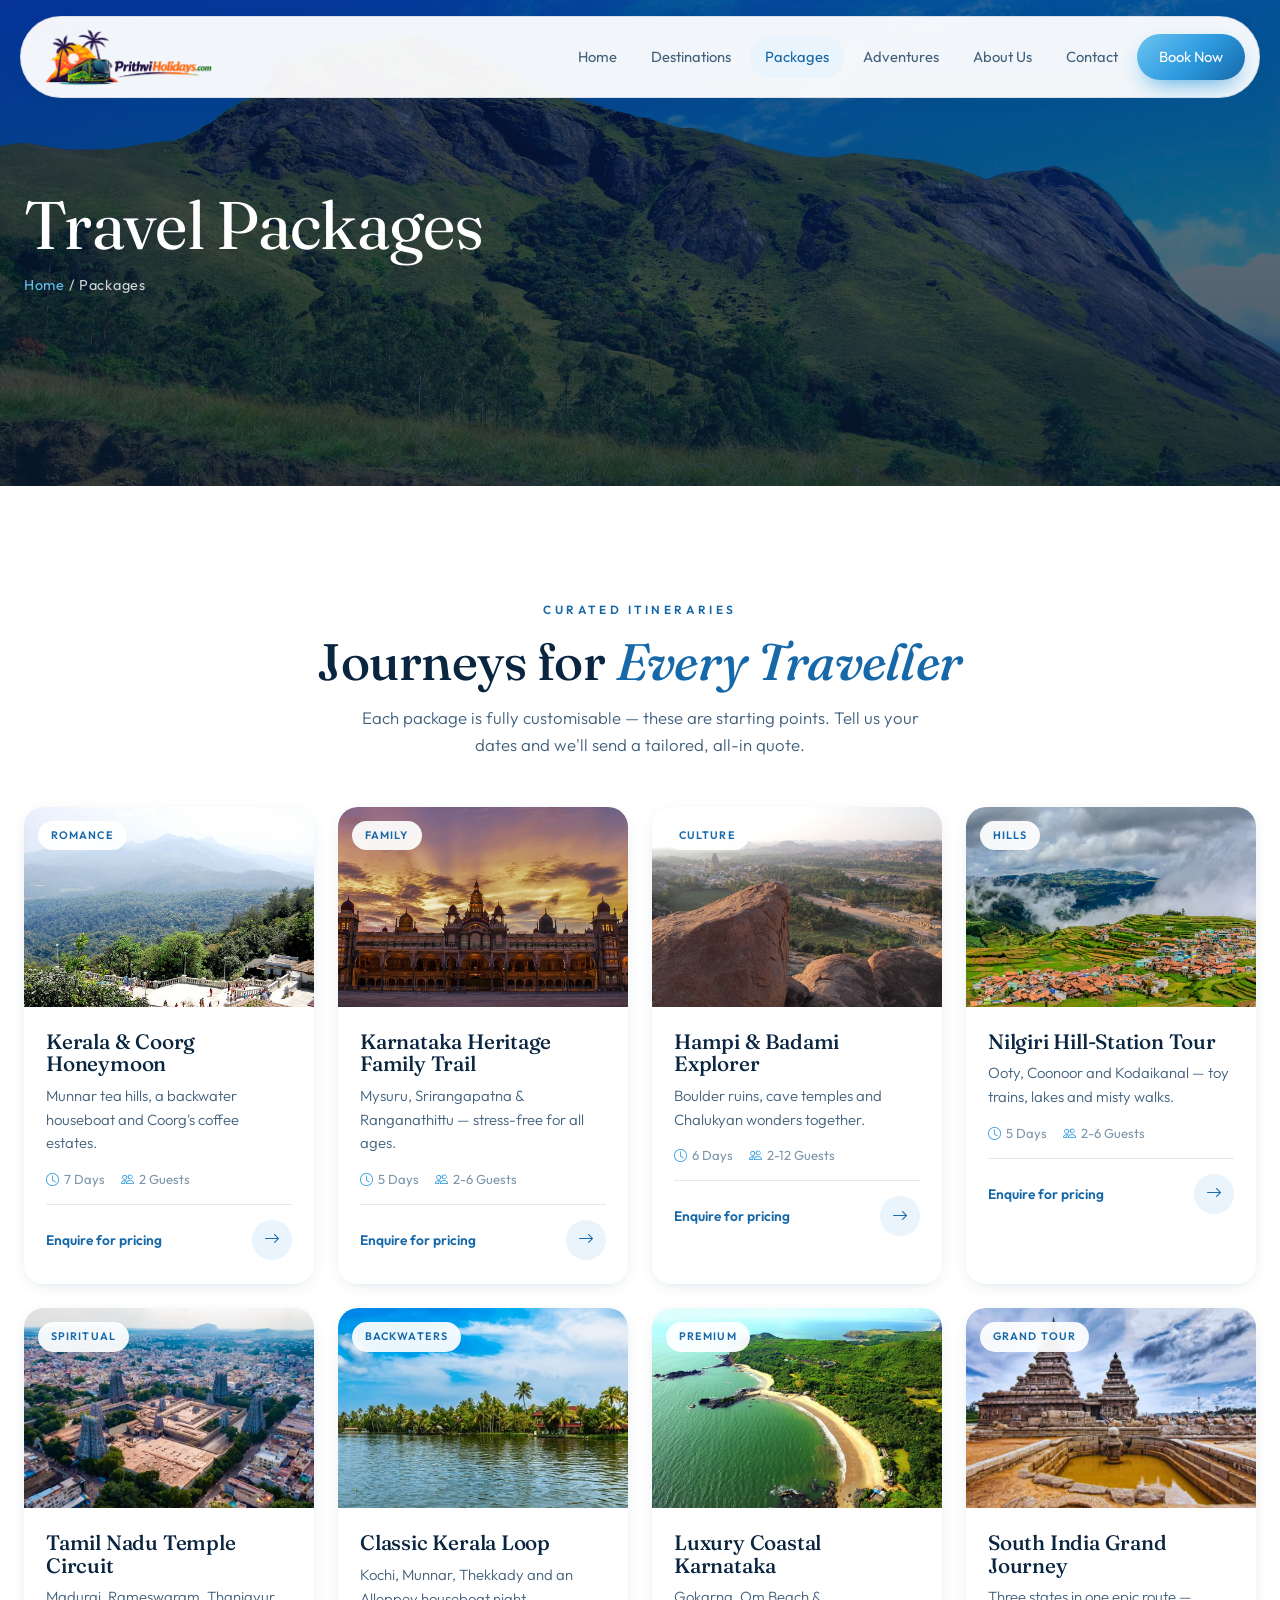
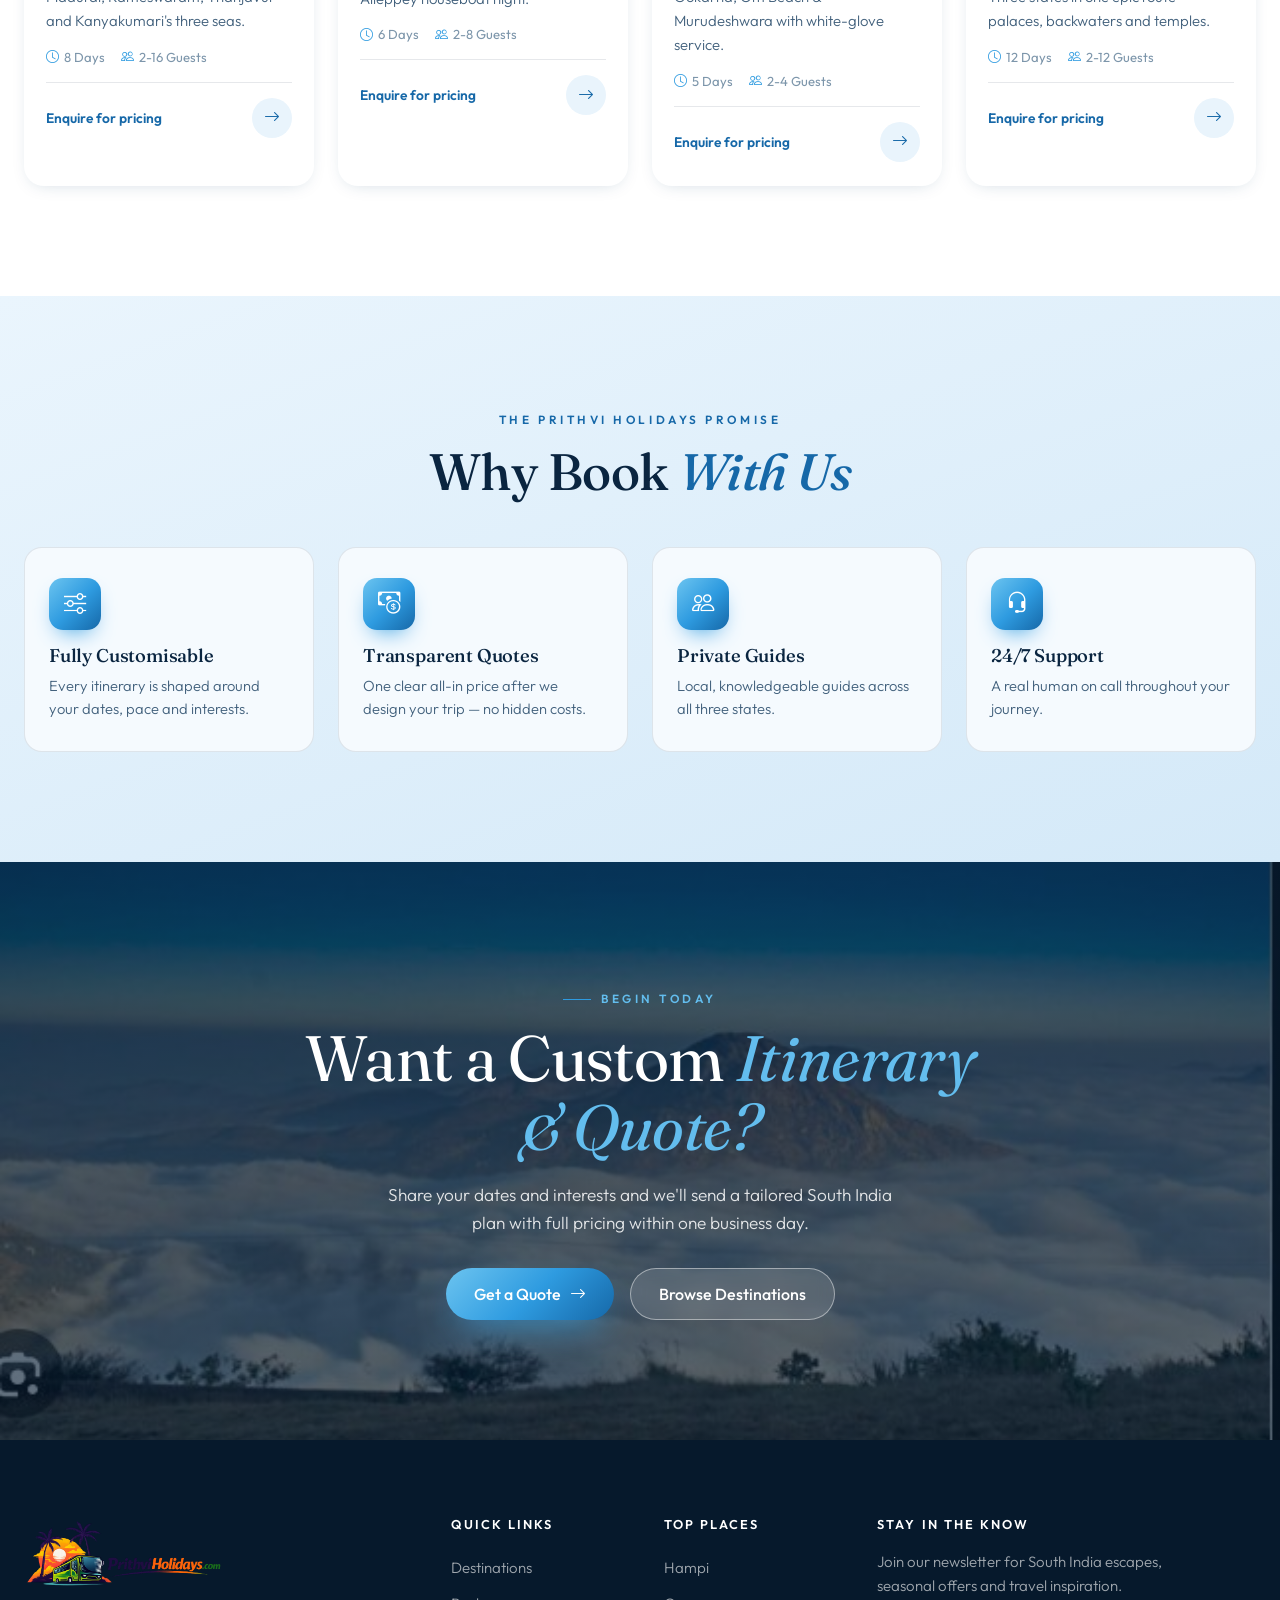
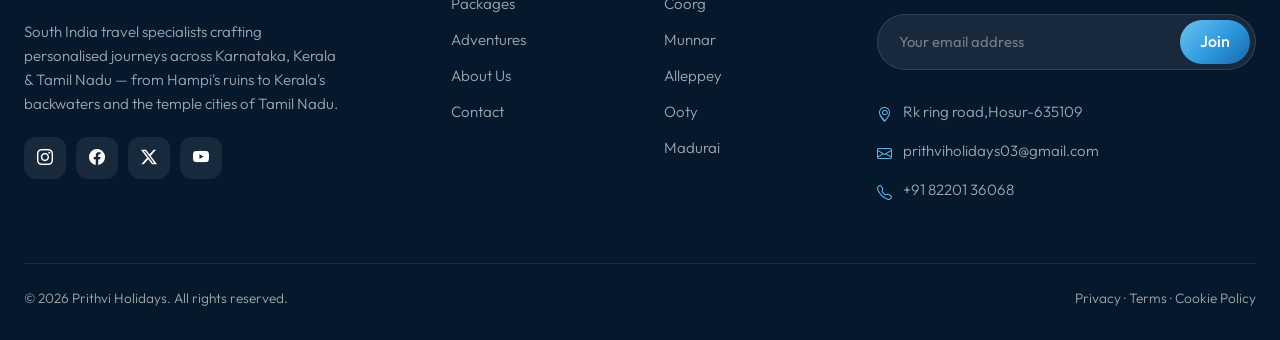
<file: packages.html>
<!DOCTYPE html>
<html lang="en">
<head>
<meta charset="UTF-8">
<meta name="viewport" content="width=device-width, initial-scale=1.0">
<title>Travel Packages — Prithvi Holidays | South India Itineraries</title>
<meta name="description" content="Customisable South India travel packages across Karnataka, Kerala and Tamil Nadu. Family, honeymoon, adventure, culture and luxury journeys.">
<link rel="preconnect" href="https://fonts.googleapis.com">
<link rel="preconnect" href="https://fonts.gstatic.com" crossorigin>
<link href="https://fonts.googleapis.com/css2?family=Fraunces:ital,opsz,wght@0,9..144,300..600;1,9..144,400..500&family=Outfit:wght@300;400;500;600;700&display=swap" rel="stylesheet">
<link href="vendor/bootstrap/css/bootstrap.min.css" rel="stylesheet">
<link href="vendor/bootstrap-icons/bootstrap-icons.min.css" rel="stylesheet">
<link href="css/style.css" rel="stylesheet">
</head>
<body>
<div id="loader"><div class="mk"><span class="dot"></span>Prithvi Holidays</div><div class="bar"><span></span></div></div>

<nav class="navbar fixed-top">
  <div class="nav-shell">
    <a href="index.html" class="brand">
      <img src="images/logo.png" alt="Prithvi Holidays" class="nav-logo">
    </a>
    <div class="nav-menu">
      <a href="index.html" class="">Home</a><a href="destinations.html" class="">Destinations</a><a href="packages.html" class="active">Packages</a><a href="adventures.html" class="">Adventures</a><a href="about.html" class="">About Us</a><a href="contact.html" class="">Contact</a>
      <a href="contact.html" class="nav-cta">Book Now</a>
    </div>
    <button class="nav-toggle" aria-label="Menu"><span></span><span></span><span></span></button>
  </div>
</nav>

<section class="page-hero">
  <div class="bg" style="background-image:url('images/westrenghats.jpg')"></div>
  <div class="inner"><div class="container-x reveal in">
    <h1>Travel Packages</h1>
    <div class="crumb"><a href="index.html">Home</a> / Packages</div>
  </div></div>
</section>

<section class="section">
  <div class="container-x">
    <div class="text-center center reveal" style="margin-bottom:48px">
      <span class="kicker">Curated Itineraries</span>
      <h2 class="sec-title">Journeys for <em>Every Traveller</em></h2>
      <p class="lead-soft mt-3 mx-auto" style="max-width:52ch">Each package is fully customisable — these are starting points. Tell us your dates and we'll send a tailored, all-in quote.</p></div>
    <div class="row g-4"><div class="col-lg-3 col-md-6"><div class="pkg-card reveal" data-d="0">
      <div class="img"><div class="ph" style="background-image:url('images/kodagu.jpg')"></div><span class="tag">Romance</span></div>
      <div class="body">
        <h3>Kerala &amp; Coorg Honeymoon</h3><p>Munnar tea hills, a backwater houseboat and Coorg's coffee estates.</p>
        <div class="meta-row"><span><i class="bi bi-clock"></i>7 Days</span><span><i class="bi bi-people"></i>2 Guests</span></div>
        <div class="ft"><span class="enq">Enquire for pricing</span>
        <a href="contact.html" aria-label="Enquire"><i class="bi bi-arrow-right"></i></a></div>
      </div></div></div><div class="col-lg-3 col-md-6"><div class="pkg-card reveal" data-d="1">
      <div class="img"><div class="ph" style="background-image:url('images/mysuru.jpg')"></div><span class="tag">Family</span></div>
      <div class="body">
        <h3>Karnataka Heritage Family Trail</h3><p>Mysuru, Srirangapatna &amp; Ranganathittu — stress-free for all ages.</p>
        <div class="meta-row"><span><i class="bi bi-clock"></i>5 Days</span><span><i class="bi bi-people"></i>2-6 Guests</span></div>
        <div class="ft"><span class="enq">Enquire for pricing</span>
        <a href="contact.html" aria-label="Enquire"><i class="bi bi-arrow-right"></i></a></div>
      </div></div></div><div class="col-lg-3 col-md-6"><div class="pkg-card reveal" data-d="2">
      <div class="img"><div class="ph" style="background-image:url('images/hampi.jpg')"></div><span class="tag">Culture</span></div>
      <div class="body">
        <h3>Hampi &amp; Badami Explorer</h3><p>Boulder ruins, cave temples and Chalukyan wonders together.</p>
        <div class="meta-row"><span><i class="bi bi-clock"></i>6 Days</span><span><i class="bi bi-people"></i>2-12 Guests</span></div>
        <div class="ft"><span class="enq">Enquire for pricing</span>
        <a href="contact.html" aria-label="Enquire"><i class="bi bi-arrow-right"></i></a></div>
      </div></div></div><div class="col-lg-3 col-md-6"><div class="pkg-card reveal" data-d="3">
      <div class="img"><div class="ph" style="background-image:url('images/ooty.jpg')"></div><span class="tag">Hills</span></div>
      <div class="body">
        <h3>Nilgiri Hill-Station Tour</h3><p>Ooty, Coonoor and Kodaikanal — toy trains, lakes and misty walks.</p>
        <div class="meta-row"><span><i class="bi bi-clock"></i>5 Days</span><span><i class="bi bi-people"></i>2-6 Guests</span></div>
        <div class="ft"><span class="enq">Enquire for pricing</span>
        <a href="contact.html" aria-label="Enquire"><i class="bi bi-arrow-right"></i></a></div>
      </div></div></div><div class="col-lg-3 col-md-6"><div class="pkg-card reveal" data-d="0">
      <div class="img"><div class="ph" style="background-image:url('images/madurai.jpg')"></div><span class="tag">Spiritual</span></div>
      <div class="body">
        <h3>Tamil Nadu Temple Circuit</h3><p>Madurai, Rameswaram, Thanjavur and Kanyakumari's three seas.</p>
        <div class="meta-row"><span><i class="bi bi-clock"></i>8 Days</span><span><i class="bi bi-people"></i>2-16 Guests</span></div>
        <div class="ft"><span class="enq">Enquire for pricing</span>
        <a href="contact.html" aria-label="Enquire"><i class="bi bi-arrow-right"></i></a></div>
      </div></div></div><div class="col-lg-3 col-md-6"><div class="pkg-card reveal" data-d="1">
      <div class="img"><div class="ph" style="background-image:url('images/alleppey.jpg')"></div><span class="tag">Backwaters</span></div>
      <div class="body">
        <h3>Classic Kerala Loop</h3><p>Kochi, Munnar, Thekkady and an Alleppey houseboat night.</p>
        <div class="meta-row"><span><i class="bi bi-clock"></i>6 Days</span><span><i class="bi bi-people"></i>2-8 Guests</span></div>
        <div class="ft"><span class="enq">Enquire for pricing</span>
        <a href="contact.html" aria-label="Enquire"><i class="bi bi-arrow-right"></i></a></div>
      </div></div></div><div class="col-lg-3 col-md-6"><div class="pkg-card reveal" data-d="2">
      <div class="img"><div class="ph" style="background-image:url('images/ombeach.jpg')"></div><span class="tag">Premium</span></div>
      <div class="body">
        <h3>Luxury Coastal Karnataka</h3><p>Gokarna, Om Beach &amp; Murudeshwara with white-glove service.</p>
        <div class="meta-row"><span><i class="bi bi-clock"></i>5 Days</span><span><i class="bi bi-people"></i>2-4 Guests</span></div>
        <div class="ft"><span class="enq">Enquire for pricing</span>
        <a href="contact.html" aria-label="Enquire"><i class="bi bi-arrow-right"></i></a></div>
      </div></div></div><div class="col-lg-3 col-md-6"><div class="pkg-card reveal" data-d="3">
      <div class="img"><div class="ph" style="background-image:url('images/mahabalipuram.jpg')"></div><span class="tag">Grand Tour</span></div>
      <div class="body">
        <h3>South India Grand Journey</h3><p>Three states in one epic route — palaces, backwaters and temples.</p>
        <div class="meta-row"><span><i class="bi bi-clock"></i>12 Days</span><span><i class="bi bi-people"></i>2-12 Guests</span></div>
        <div class="ft"><span class="enq">Enquire for pricing</span>
        <a href="contact.html" aria-label="Enquire"><i class="bi bi-arrow-right"></i></a></div>
      </div></div></div></div>
  </div>
</section>
<section class="section bg-soft">
  <div class="container-x">
    <div class="text-center center reveal" style="margin-bottom:48px">
      <span class="kicker">The Prithvi Holidays Promise</span>
      <h2 class="sec-title">Why Book <em>With Us</em></h2>
      </div>
    <div class="row g-4"><div class="col-lg-3 col-md-6"><div class="feature reveal" data-d="0"><div class="ic"><i class="bi bi-sliders"></i></div><h4>Fully Customisable</h4><p>Every itinerary is shaped around your dates, pace and interests.</p></div></div><div class="col-lg-3 col-md-6"><div class="feature reveal" data-d="1"><div class="ic"><i class="bi bi-cash-coin"></i></div><h4>Transparent Quotes</h4><p>One clear all-in price after we design your trip — no hidden costs.</p></div></div><div class="col-lg-3 col-md-6"><div class="feature reveal" data-d="2"><div class="ic"><i class="bi bi-people"></i></div><h4>Private Guides</h4><p>Local, knowledgeable guides across all three states.</p></div></div><div class="col-lg-3 col-md-6"><div class="feature reveal" data-d="3"><div class="ic"><i class="bi bi-headset"></i></div><h4>24/7 Support</h4><p>A real human on call throughout your journey.</p></div></div></div>
  </div>
</section>
<section class="cta">
      <div class="bg" style="background-image:url('images/nandihills.jpg')"></div>
      <div class="inner"><div class="container-x reveal">
        <span class="kicker center" style="color:var(--blue-bright)">Begin Today</span>
        <h2>Want a Custom <em>Itinerary &amp; Quote?</em></h2>
        <p>Share your dates and interests and we'll send a tailored South India plan with full pricing within one business day.</p>
        <div class="d-flex gap-3 justify-content-center flex-wrap">
          <a href="contact.html" class="btn btn-grad">Get a Quote <i class="bi bi-arrow-right"></i></a>
          <a href="destinations.html" class="btn btn-ghost-light">Browse Destinations</a>
        </div></div></div></section>

<footer>
  <div class="container-x">
    <div class="row g-5">
      <div class="col-lg-4 col-md-6">
        <div class="brand"><img src="images/logo.png" alt="Prithvi Holidays" class="footer-logo"></div>
        <p class="about">South India travel specialists crafting personalised journeys across Karnataka, Kerala &amp; Tamil Nadu &mdash; from Hampi's ruins to Kerala's backwaters and the temple cities of Tamil Nadu.</p>
        <div class="socials">
          <a href="#"><i class="bi bi-instagram"></i></a><a href="#"><i class="bi bi-facebook"></i></a>
          <a href="#"><i class="bi bi-twitter-x"></i></a><a href="#"><i class="bi bi-youtube"></i></a>
        </div>
      </div>
      <div class="col-lg-2 col-md-6 col-6">
        <h5>Quick Links</h5>
        <div class="foot-links">
          <a href="destinations.html">Destinations</a><a href="packages.html">Packages</a>
          <a href="adventures.html">Adventures</a><a href="about.html">About Us</a><a href="contact.html">Contact</a>
        </div>
      </div>
      <div class="col-lg-2 col-md-6 col-6">
        <h5>Top Places</h5>
        <div class="foot-links">
          <a href="destinations.html">Hampi</a><a href="destinations.html">Coorg</a>
          <a href="destinations.html">Munnar</a><a href="destinations.html">Alleppey</a><a href="destinations.html">Ooty</a><a href="destinations.html">Madurai</a>
        </div>
      </div>
      <div class="col-lg-4 col-md-6 news">
        <h5>Stay in the Know</h5>
        <p class="about mb-3">Join our newsletter for South India escapes, seasonal offers and travel inspiration.</p>
        <div class="field"><input type="email" id="newsEmail" placeholder="Your email address"><button id="newsBtn">Join</button></div>
        <div class="ok" id="newsOk">Welcome aboard — check your inbox &#10022;</div>
        <div class="foot-contact mt-4">
          <div><i class="bi bi-geo-alt"></i> Rk ring road,Hosur-635109</div>
          <div><i class="bi bi-envelope"></i> prithviholidays03@gmail.com</div>
          <div><i class="bi bi-telephone"></i> +91 82201 36068</div>
        </div>
      </div>
    </div>
    <div class="foot-bottom">
      <span>&copy; <span id="year">2026</span> Prithvi Holidays. All rights reserved.</span>
      <span>Privacy &middot; Terms &middot; Cookie Policy</span>
    </div>
  </div>
</footer>
<button class="to-top" aria-label="Back to top"><i class="bi bi-arrow-up"></i></button>
<script src="vendor/bootstrap/js/bootstrap.bundle.min.js"></script>
<script src="js/main.js"></script>
</body>
</html>
</file>
<file: css/style.css>
/* ====================================================================
   Prithvi Holidays Travel — shared styles (layered over Bootstrap 5)
==================================================================== */
:root{
  --white:#ffffff;
  --ink:#0a2540;
  --ink-soft:#41607c;
  --ink-faint:#7d96ab;
  --sky-50:#f5fafe;
  --sky-100:#e9f4fc;
  --sky-200:#d4e9f8;
  --blue:#2e9be0;
  --blue-deep:#1668a8;
  --blue-bright:#63bdee;
  --line:rgba(10,37,64,.10);
  --grad:linear-gradient(135deg,#6cc4f0 0%,#2e9be0 52%,#1668a8 100%);
  --grad-soft:linear-gradient(160deg,#eaf5fd 0%,#d4e9f8 100%);
  --shadow-sm:0 4px 18px -8px rgba(16,64,104,.25);
  --shadow:0 24px 60px -28px rgba(16,64,104,.45);
  --r:20px;
  --ease:cubic-bezier(.22,1,.36,1);
}
*{box-sizing:border-box}
body{font-family:'Outfit',system-ui,sans-serif;color:var(--ink);background:var(--white);line-height:1.6;-webkit-font-smoothing:antialiased;overflow-x:hidden}
h1,h2,h3,h4,h5{font-family:'Fraunces',Georgia,serif;font-weight:500;line-height:1.08;letter-spacing:-.01em}
a{text-decoration:none}
img{max-width:100%}
.fraunces{font-family:'Fraunces',Georgia,serif}
.text-blue{color:var(--blue-deep)!important}
section{position:relative}
.container-x{max-width:1280px;margin:0 auto;padding:0 24px}

/* kicker label */
.kicker{font-size:.74rem;letter-spacing:.3em;text-transform:uppercase;font-weight:600;color:var(--blue-deep);display:inline-flex;align-items:center;gap:10px;margin-bottom:14px}
.kicker::before{content:"";width:28px;height:1px;background:var(--blue)}
.center .kicker{justify-content:center}.center .kicker::before{display:none}
.sec-title{font-size:clamp(2rem,4.4vw,3.2rem);font-weight:500}
.sec-title em{font-style:italic;color:var(--blue-deep)}
.lead-soft{color:var(--ink-soft);font-weight:300;font-size:1.05rem}

/* ============ BUTTONS ============ */
.btn{border-radius:50px;font-family:'Outfit';font-weight:500;padding:13px 28px;transition:.4s var(--ease);border:none;display:inline-flex;align-items:center;gap:9px}
.btn-grad{background:var(--grad);color:#fff;box-shadow:0 16px 38px -14px var(--blue)}
.btn-grad:hover{transform:translateY(-3px);color:#fff;box-shadow:0 24px 48px -16px var(--blue)}
.btn-ghost-light{background:rgba(255,255,255,.12);color:#fff;border:1px solid rgba(255,255,255,.45);backdrop-filter:blur(8px)}
.btn-ghost-light:hover{background:rgba(255,255,255,.24);color:#fff;transform:translateY(-3px)}
.btn-outline-ink{border:1px solid var(--line);color:var(--ink);background:#fff}
.btn-outline-ink:hover{background:var(--ink);color:#fff;transform:translateY(-3px)}

/* ============ NAVBAR ============ */
.navbar{transition:.45s var(--ease);padding:0;z-index:1030}
.navbar .nav-shell{margin:16px auto;width:min(1280px,calc(100% - 40px));padding:10px 14px 10px 22px;border-radius:60px;display:flex;align-items:center;justify-content:space-between;
  background:rgba(255,255,255,.95);border:1px solid var(--line);box-shadow:var(--shadow-sm);transition:.45s var(--ease)}
.navbar.scrolled .nav-shell{background:rgba(255,255,255,.9);border-color:var(--line);box-shadow:var(--shadow-sm)}
.brand{display:flex;align-items:center;gap:11px;font-family:'Fraunces',serif;font-size:1.3rem;color:var(--ink);transition:.4s}
.navbar.scrolled .brand{color:var(--ink)}
.brand .glyph{width:34px;height:34px;border-radius:10px;background:var(--grad);display:grid;place-items:center;flex:none;box-shadow:0 6px 18px -6px var(--blue)}
.brand b{font-weight:600}.brand span{font-weight:300;opacity:.85}
.nav-menu{display:flex;align-items:center;gap:4px}
.nav-menu a{color:var(--ink-soft);font-size:.92rem;padding:9px 15px;border-radius:30px;transition:.3s}
.navbar.scrolled .nav-menu a{color:var(--ink-soft)}
.nav-menu a:hover,.nav-menu a.active{background:var(--sky-100);color:var(--blue-deep)}
.navbar.scrolled .nav-menu a:hover,.navbar.scrolled .nav-menu a.active{background:var(--sky-100);color:var(--blue-deep)}
.nav-cta{background:var(--grad)!important;color:#fff!important;padding:11px 22px!important;box-shadow:0 10px 26px -10px var(--blue)}
.nav-cta:hover{transform:translateY(-2px)}
.nav-toggle{display:none;background:none;border:none;flex-direction:column;gap:5px;padding:8px;cursor:pointer}
.nav-toggle span{width:24px;height:2px;background:var(--ink);border-radius:2px;transition:.3s}
.navbar.scrolled .nav-toggle span{background:var(--ink)}

@media(max-width:900px){
  .nav-toggle{display:flex;z-index:1040}
  .nav-menu{position:fixed;inset:0 0 0 auto;width:80%;max-width:330px;height:100vh;flex-direction:column;justify-content:center;align-items:flex-start;
    gap:6px;padding:48px;background:rgba(8,30,52,.97);backdrop-filter:blur(20px);transform:translateX(100%);transition:.5s var(--ease)}
  .nav-menu.open{transform:none}
  .nav-menu a{color:#fff!important;font-size:1.15rem;width:100%}
  .nav-toggle.x span:nth-child(1){transform:translateY(7px) rotate(45deg)}
  .nav-toggle.x span:nth-child(2){opacity:0}
  .nav-toggle.x span:nth-child(3){transform:translateY(-7px) rotate(-45deg)}
  .navbar.scrolled .nav-toggle.x span{background:#fff}
}

/* ============ HERO CAROUSEL ============ */
.hero{position:relative;height:100vh;min-height:660px;overflow:hidden}
.hero .carousel,.hero .carousel-inner,.hero .carousel-item{height:100%}
.hero-slide{height:100%;background-size:cover;background-position:center;transform:scale(1.05)}
.carousel-item.active .hero-slide{animation:kenburns 8s linear forwards}
@keyframes kenburns{from{transform:scale(1.05)}to{transform:scale(1.16)}}
.hero-overlay{position:absolute;inset:0;z-index:3;
  background:linear-gradient(180deg,rgba(8,30,52,.55) 0%,rgba(8,30,52,.2) 30%,rgba(8,30,52,.35) 65%,rgba(8,30,52,.8) 100%)}
.hero-content{position:absolute;inset:0;z-index:5;display:flex;align-items:center}
.hero-tag{display:inline-flex;align-items:center;gap:9px;padding:8px 16px;border-radius:40px;background:rgba(255,255,255,.13);border:1px solid rgba(255,255,255,.3);backdrop-filter:blur(8px);color:#fff;font-size:.76rem;letter-spacing:.22em;text-transform:uppercase;font-weight:500;margin-bottom:24px}
.hero-tag .pin{width:7px;height:7px;border-radius:50%;background:var(--blue-bright);box-shadow:0 0 12px var(--blue-bright);animation:blink 2s infinite}
@keyframes blink{50%{opacity:.35}}
.hero h1{font-size:clamp(2.7rem,7vw,6rem);color:#fff;font-weight:400;max-width:15ch;text-shadow:0 6px 40px rgba(0,0,0,.35)}
.hero h1 em{font-style:italic;font-weight:300;color:#cdeafb}
.hero p{color:rgba(255,255,255,.9);font-size:clamp(1rem,1.5vw,1.2rem);max-width:52ch;margin:22px 0 34px;font-weight:300}
/* circular thumbnail indicators */
.hero-indicators{position:absolute;bottom:42px;left:50%;transform:translateX(-50%);z-index:6;display:flex;gap:13px;margin:0}
.hero-indicators [data-bs-target]{width:56px;height:56px;border-radius:50%;background-size:cover;background-position:center;
  border:2px solid rgba(255,255,255,.45);opacity:.6;text-indent:0;transition:.4s var(--ease)}
.hero-indicators [data-bs-target].active{opacity:1;border-color:#fff;transform:scale(1.13);box-shadow:0 0 0 4px rgba(255,255,255,.16)}
/* arrows */
.hero .carousel-control-prev,.hero .carousel-control-next{width:auto;z-index:6;opacity:1}
.hero .carousel-control-prev{left:24px}.hero .carousel-control-next{right:24px}
.hero .ctrl{width:54px;height:54px;border-radius:50%;background:rgba(255,255,255,.12);border:1px solid rgba(255,255,255,.32);backdrop-filter:blur(8px);display:grid;place-items:center;transition:.35s var(--ease);font-size:1.3rem;color:#fff}
.hero .ctrl:hover{background:rgba(255,255,255,.26);transform:scale(1.08)}
.scroll-cue{position:absolute;bottom:120px;left:50%;transform:translateX(-50%);z-index:6;color:rgba(255,255,255,.7);font-size:.68rem;letter-spacing:.3em;text-transform:uppercase;display:flex;flex-direction:column;align-items:center;gap:10px}
.scroll-cue .mouse{width:24px;height:38px;border:1.5px solid rgba(255,255,255,.5);border-radius:14px;position:relative}
.scroll-cue .mouse::after{content:"";position:absolute;top:7px;left:50%;transform:translateX(-50%);width:3px;height:7px;background:#fff;border-radius:3px;animation:scrolldot 1.8s var(--ease) infinite}
@keyframes scrolldot{0%{opacity:0;top:7px}40%{opacity:1}80%{opacity:0;top:18px}}

/* page banner (inner pages) */
.page-hero{position:relative;height:54vh;min-height:420px;overflow:hidden;display:flex;align-items:center}
.page-hero .bg{position:absolute;inset:0;background-size:cover;background-position:center;animation:kenburns 16s var(--ease) infinite alternate}
.page-hero::after{content:"";position:absolute;inset:0;background:linear-gradient(180deg,rgba(8,30,52,.5),rgba(8,30,52,.72))}
.page-hero .inner{position:relative;z-index:3;color:#fff;width:100%}
.page-hero h1{font-size:clamp(2.4rem,5.5vw,4.2rem);font-weight:400}
.page-hero .crumb{color:rgba(255,255,255,.8);font-size:.9rem;letter-spacing:.05em;margin-top:12px}
.page-hero .crumb a{color:var(--blue-bright)}

/* ============ SECTIONS ============ */
.section{padding:110px 0}
.section.tight{padding:80px 0}
.bg-soft{background:var(--grad-soft)}
.bg-ink{background:var(--ink);color:#fff}

/* ============ CARDS ============ */
.dest-card{position:relative;border-radius:var(--r);overflow:hidden;min-height:300px;box-shadow:var(--shadow-sm);display:block;height:100%}
.dest-card .ph{position:absolute;inset:0;background-size:cover;background-position:center;transition:transform 1.1s var(--ease)}
.dest-card:hover .ph{transform:scale(1.1)}
.dest-card::after{content:"";position:absolute;inset:0;background:linear-gradient(180deg,transparent 38%,rgba(8,30,52,.85));transition:.4s}
.dest-card .meta{position:absolute;left:22px;right:22px;bottom:20px;z-index:2;color:#fff}
.dest-card .region{font-size:.7rem;letter-spacing:.22em;text-transform:uppercase;color:var(--blue-bright);font-weight:600}
.dest-card h3{font-size:1.45rem;margin:5px 0 2px;color:#fff}
.dest-card .row{display:flex;align-items:center;justify-content:space-between;margin-top:9px;max-height:0;opacity:0;overflow:hidden;transition:.5s var(--ease)}
.dest-card:hover .row{max-height:50px;opacity:1}
.dest-card .price{font-family:'Fraunces';font-size:1.1rem}
.dest-card .price small{font-family:'Outfit';font-size:.68rem;opacity:.75}
.dest-card .stars{color:#ffcf6b;letter-spacing:2px;font-size:.85rem}

.pkg-card{background:#fff;border-radius:var(--r);overflow:hidden;box-shadow:var(--shadow-sm);transition:.5s var(--ease);height:100%}
.pkg-card:hover{transform:translateY(-10px);box-shadow:var(--shadow)}
.pkg-card .img{height:200px;position:relative;overflow:hidden}
.pkg-card .img .ph{position:absolute;inset:0;background-size:cover;background-position:center;transition:transform 1s var(--ease)}
.pkg-card:hover .img .ph{transform:scale(1.12)}
.pkg-card .tag{position:absolute;top:14px;left:14px;background:rgba(255,255,255,.92);backdrop-filter:blur(6px);color:var(--blue-deep);font-size:.68rem;font-weight:600;letter-spacing:.1em;text-transform:uppercase;padding:6px 13px;border-radius:30px}
.pkg-card .body{padding:24px 22px}
.pkg-card h3{font-size:1.3rem}
.pkg-card p{color:var(--ink-soft);font-weight:300;font-size:.93rem;margin:8px 0 14px}
.pkg-card .meta-row{display:flex;gap:16px;color:var(--ink-faint);font-size:.82rem;margin-bottom:14px}
.pkg-card .meta-row i{color:var(--blue);margin-right:5px}
.pkg-card .ft{display:flex;align-items:center;justify-content:space-between;border-top:1px solid var(--line);padding-top:15px}
.pkg-card .ft .from{font-size:.7rem;color:var(--ink-faint);text-transform:uppercase;letter-spacing:.08em}
.pkg-card .ft .amt{font-family:'Fraunces';font-size:1.45rem}
.pkg-card .ft a{width:40px;height:40px;border-radius:50%;background:var(--sky-100);display:grid;place-items:center;color:var(--blue-deep);transition:.35s var(--ease)}
.pkg-card:hover .ft a{background:var(--grad);color:#fff;transform:rotate(-45deg)}

.feature{padding:30px 24px;border-radius:18px;background:var(--sky-50);border:1px solid var(--line);transition:.45s var(--ease);height:100%}
.feature:hover{background:#fff;box-shadow:var(--shadow);transform:translateY(-6px)}
.feature .ic{width:52px;height:52px;border-radius:14px;background:var(--grad);display:grid;place-items:center;color:#fff;font-size:1.4rem;margin-bottom:16px;box-shadow:0 10px 22px -10px var(--blue)}
.feature h4{font-size:1.15rem}
.feature p{color:var(--ink-soft);font-weight:300;font-size:.92rem;margin:6px 0 0}

.adv-card{position:relative;border-radius:var(--r);overflow:hidden;min-height:340px;display:flex;align-items:flex-end;box-shadow:var(--shadow-sm)}
.adv-card .ph{position:absolute;inset:0;background-size:cover;background-position:center;transition:transform 1.1s var(--ease)}
.adv-card:hover .ph{transform:scale(1.1)}
.adv-card::after{content:"";position:absolute;inset:0;background:linear-gradient(180deg,transparent 30%,rgba(8,30,52,.88))}
.adv-card .meta{position:relative;z-index:2;color:#fff;padding:26px}
.adv-card .ic{width:46px;height:46px;border-radius:12px;background:rgba(255,255,255,.16);border:1px solid rgba(255,255,255,.3);backdrop-filter:blur(6px);display:grid;place-items:center;font-size:1.2rem;margin-bottom:14px}
.adv-card h3{font-size:1.4rem;color:#fff}
.adv-card p{color:rgba(255,255,255,.85);font-weight:300;font-size:.92rem;margin-top:6px}

/* testimonials */
.tst{background:#fff;border:1px solid var(--line);border-radius:var(--r);padding:32px 28px;box-shadow:var(--shadow-sm);transition:.45s var(--ease);height:100%}
.tst:hover{transform:translateY(-8px);box-shadow:var(--shadow)}
.tst .stars{color:#ffb83d;letter-spacing:3px;margin-bottom:12px}
.tst p{color:var(--ink-soft);font-weight:300}
.tst .who{display:flex;align-items:center;gap:13px;margin-top:20px;padding-top:18px;border-top:1px solid var(--line)}
.tst .who img{width:50px;height:50px;border-radius:50%;object-fit:cover}
.tst .who b{display:block;font-size:.98rem}
.tst .who small{color:var(--ink-faint)}

/* team */
.team-card{text-align:center;background:#fff;border:1px solid var(--line);border-radius:var(--r);padding:34px 22px;box-shadow:var(--shadow-sm);transition:.45s var(--ease);height:100%}
.team-card:hover{transform:translateY(-8px);box-shadow:var(--shadow)}
.team-card img{width:130px;height:130px;border-radius:50%;object-fit:cover;border:4px solid var(--sky-100);margin-bottom:18px}
.team-card h4{font-size:1.2rem}
.team-card .role{color:var(--blue-deep);font-size:.85rem;letter-spacing:.08em;text-transform:uppercase;font-weight:600;margin-top:2px}
.team-card .soc{display:flex;justify-content:center;gap:10px;margin-top:16px}
.team-card .soc a{width:38px;height:38px;border-radius:50%;background:var(--sky-100);display:grid;place-items:center;color:var(--blue-deep);transition:.3s}
.team-card .soc a:hover{background:var(--grad);color:#fff}

/* stats */
.stat .n{font-family:'Fraunces';font-size:clamp(2.4rem,5vw,3.6rem);line-height:1;color:#fff}
.stat .l{color:rgba(255,255,255,.62);font-size:.84rem;letter-spacing:.14em;text-transform:uppercase;margin-top:8px}

/* gallery */
.gallery{column-count:4;column-gap:16px}
.gallery .g{break-inside:avoid;margin-bottom:16px;border-radius:16px;overflow:hidden;position:relative;display:block}
.gallery .g img{width:100%;display:block;transition:transform 1s var(--ease)}
.gallery .g:hover img{transform:scale(1.08)}
.gallery .g::after{content:"";position:absolute;inset:0;background:linear-gradient(180deg,transparent 55%,rgba(8,30,52,.6));opacity:0;transition:.4s}
.gallery .g:hover::after{opacity:1}
.gallery .g span{position:absolute;left:16px;bottom:14px;color:#fff;z-index:2;font-family:'Fraunces';font-size:1.05rem;opacity:0;transform:translateY(8px);transition:.4s}
.gallery .g:hover span{opacity:1;transform:none}
@media(max-width:992px){.gallery{column-count:3}}
@media(max-width:680px){.gallery{column-count:2}}

/* progress bars (why choose) */
.skill{margin-bottom:18px}
.skill .top{display:flex;justify-content:space-between;font-weight:500;font-size:.95rem;margin-bottom:7px}
.skill .bar{height:6px;border-radius:6px;background:var(--sky-100);overflow:hidden}
.skill .fill{height:100%;width:0;background:var(--grad);border-radius:6px;transition:width 1.4s var(--ease)}

/* about image frame */
.frame{position:relative;border-radius:24px;overflow:hidden;box-shadow:var(--shadow)}
.frame img{width:100%;display:block}
.frame .badge{position:absolute;left:22px;bottom:22px;background:rgba(255,255,255,.94);backdrop-filter:blur(8px);border-radius:18px;padding:18px 22px;box-shadow:var(--shadow);display:flex;align-items:center;gap:14px}
.frame .badge .num{font-family:'Fraunces';font-size:2.2rem;color:var(--blue-deep);line-height:1}
.frame .badge .lbl{font-size:.8rem;color:var(--ink-soft);line-height:1.3}

/* CTA */
.cta{position:relative;overflow:hidden}
.cta .bg{position:absolute;inset:0;background-size:cover;background-position:center;animation:kenburns 18s var(--ease) infinite alternate}
.cta::after{content:"";position:absolute;inset:0;background:linear-gradient(180deg,rgba(8,30,52,.78),rgba(8,30,52,.62))}
.cta .inner{position:relative;z-index:3;color:#fff;text-align:center;padding:120px 0}
.cta h2{font-size:clamp(2.2rem,5.5vw,4rem);font-weight:400;max-width:18ch;margin:0 auto}
.cta h2 em{font-style:italic;color:var(--blue-bright)}
.cta p{color:rgba(255,255,255,.85);max-width:48ch;margin:20px auto 32px;font-weight:300;font-size:1.08rem}

/* contact */
.contact-form{background:#fff;border:1px solid var(--line);border-radius:24px;padding:36px;box-shadow:var(--shadow-sm)}
.form-control,.form-select{border:1px solid var(--line);border-radius:12px;padding:13px 16px;font-family:'Outfit'}
.form-control:focus,.form-select:focus{border-color:var(--blue);box-shadow:0 0 0 3px rgba(46,155,224,.15)}
.info-card{display:flex;gap:16px;align-items:flex-start;padding:22px;border-radius:16px;background:var(--sky-50);border:1px solid var(--line);margin-bottom:14px}
.info-card .ic{width:46px;height:46px;border-radius:12px;background:var(--grad);display:grid;place-items:center;color:#fff;font-size:1.2rem;flex:none}
.info-card b{display:block}
.info-card span{color:var(--ink-soft);font-weight:300;font-size:.93rem}

/* ============ FOOTER ============ */
footer{background:#06192c;color:rgba(255,255,255,.62);padding:78px 0 30px}
footer .brand{color:#fff;font-size:1.45rem;margin-bottom:16px}
footer .about{font-weight:300;font-size:.94rem;max-width:32ch}
.socials{display:flex;gap:10px;margin-top:20px}
.socials a{width:42px;height:42px;border-radius:12px;background:rgba(255,255,255,.07);display:grid;place-items:center;color:#fff;transition:.35s var(--ease)}
.socials a:hover{background:var(--grad);transform:translateY(-4px)}
footer h5{color:#fff;font-family:'Outfit';font-weight:600;font-size:.8rem;letter-spacing:.16em;text-transform:uppercase;margin-bottom:18px}
.foot-links a{display:block;padding:6px 0;color:rgba(255,255,255,.62);font-weight:300;font-size:.94rem;transition:.3s}
.foot-links a:hover{color:var(--blue-bright);padding-left:6px}
.foot-contact div{display:flex;gap:11px;padding:6px 0;font-weight:300;font-size:.94rem}
.foot-contact i{color:var(--blue-bright);margin-top:3px}
.news .field{display:flex;background:rgba(255,255,255,.07);border:1px solid rgba(255,255,255,.12);border-radius:40px;padding:5px;transition:.3s}
.news .field:focus-within{border-color:var(--blue)}
.news input{flex:1;background:none;border:none;outline:none;color:#fff;padding:10px 16px;font-family:'Outfit';font-size:.92rem}
.news input::placeholder{color:rgba(255,255,255,.4)}
.news button{border:none;background:var(--grad);color:#fff;border-radius:30px;padding:0 20px;cursor:pointer;font-weight:500}
.news .ok{color:var(--blue-bright);font-size:.84rem;margin-top:10px;display:none}
.foot-bottom{border-top:1px solid rgba(255,255,255,.08);margin-top:52px;padding-top:24px;display:flex;justify-content:space-between;flex-wrap:wrap;gap:12px;font-size:.85rem;font-weight:300}

/* ============ REVEAL ============ */
.reveal{opacity:0;transform:translateY(36px);transition:.9s var(--ease)}
.reveal.in{opacity:1;transform:none}
.reveal[data-d="1"]{transition-delay:.08s}.reveal[data-d="2"]{transition-delay:.16s}
.reveal[data-d="3"]{transition-delay:.24s}.reveal[data-d="4"]{transition-delay:.32s}

/* loader */
#loader{position:fixed;inset:0;z-index:9999;background:linear-gradient(160deg,#0a2540,#10395f);display:flex;flex-direction:column;align-items:center;justify-content:center;gap:24px;transition:opacity .7s var(--ease),visibility .7s}
#loader.done{opacity:0;visibility:hidden}
#loader .mk{font-family:'Fraunces';font-size:1.9rem;color:#fff;display:flex;align-items:center;gap:11px}
#loader .mk .dot{width:11px;height:11px;border-radius:50%;background:var(--grad);box-shadow:0 0 22px var(--blue-bright)}
#loader .bar{width:180px;height:2px;background:rgba(255,255,255,.16);border-radius:2px;overflow:hidden}
#loader .bar span{display:block;height:100%;width:40%;background:linear-gradient(90deg,transparent,var(--blue-bright),#fff);animation:load 1.1s var(--ease) infinite}
@keyframes load{0%{transform:translateX(-120%)}100%{transform:translateX(360%)}}

.to-top{position:fixed;right:22px;bottom:22px;width:48px;height:48px;border-radius:50%;background:var(--grad);color:#fff;border:none;display:grid;place-items:center;font-size:1.2rem;box-shadow:var(--shadow);opacity:0;pointer-events:none;transition:.4s var(--ease);z-index:900}
.to-top.show{opacity:1;pointer-events:auto}
.to-top:hover{transform:translateY(-4px)}

/* ===== South India update: image fallback + enquiry (no-pricing) styles ===== */
/* Solid brand-colour fallback so destinations without a photo yet still look intentional */
.dest-card .ph,.pkg-card .img .ph{background-color:var(--blue-deep)}
/* "Plan this trip" link revealed on dest-card hover (replaces price) */
.dest-card .go{font-family:'Outfit';font-size:.82rem;font-weight:600;color:#fff;display:inline-flex;align-items:center;gap:7px}
.dest-card .go i{transition:transform .35s var(--ease)}
.dest-card:hover .go i{transform:translateX(4px)}
/* package footer enquiry label (replaces "From / amount") */
.pkg-card .ft .enq{font-family:'Outfit';font-size:.86rem;font-weight:600;color:var(--blue-deep)}

/* ===== WhatsApp Float Button ===== */
.whatsapp-float {
  position: fixed;
  left: 22px;
  bottom: 22px;
  width: 54px;
  height: 54px;
  border-radius: 50%;
  background: #25D366;
  display: grid;
  place-items: center;
  box-shadow: 0 6px 24px -6px rgba(37,211,102,.6);
  z-index: 900;
  transition: .4s var(--ease);
}
.whatsapp-float:hover {
  transform: translateY(-4px) scale(1.08);
  box-shadow: 0 12px 32px -6px rgba(37,211,102,.7);
}

/* ===== Logo Styles ===== */
.nav-logo {
  height: 60px;
  width: auto;
  object-fit: contain;
  transition: .4s;
}
.nav-logo:hover {
  transform: scale(1.05);
}
.footer-logo {
  height: 70px;
  width: auto;
  object-fit: contain;
  margin-bottom: 16px;
  display: block;
}
</file>
